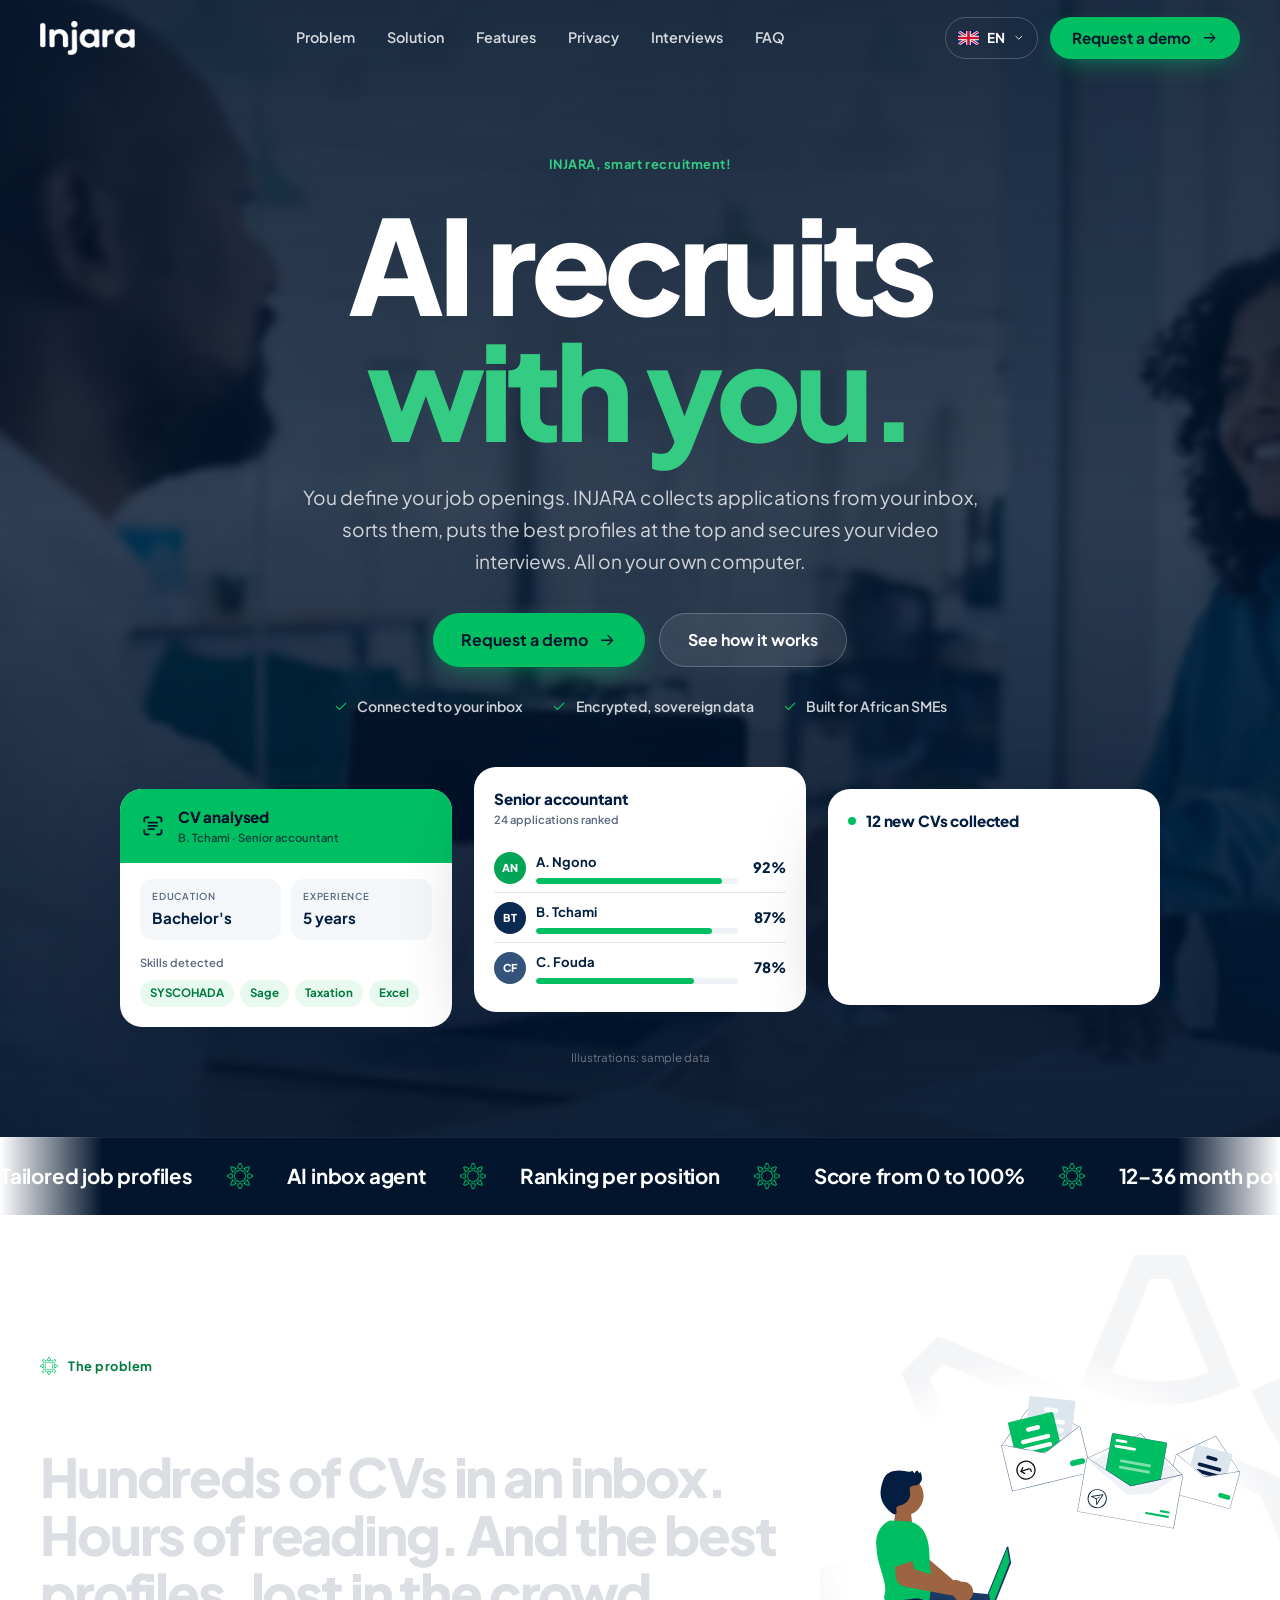
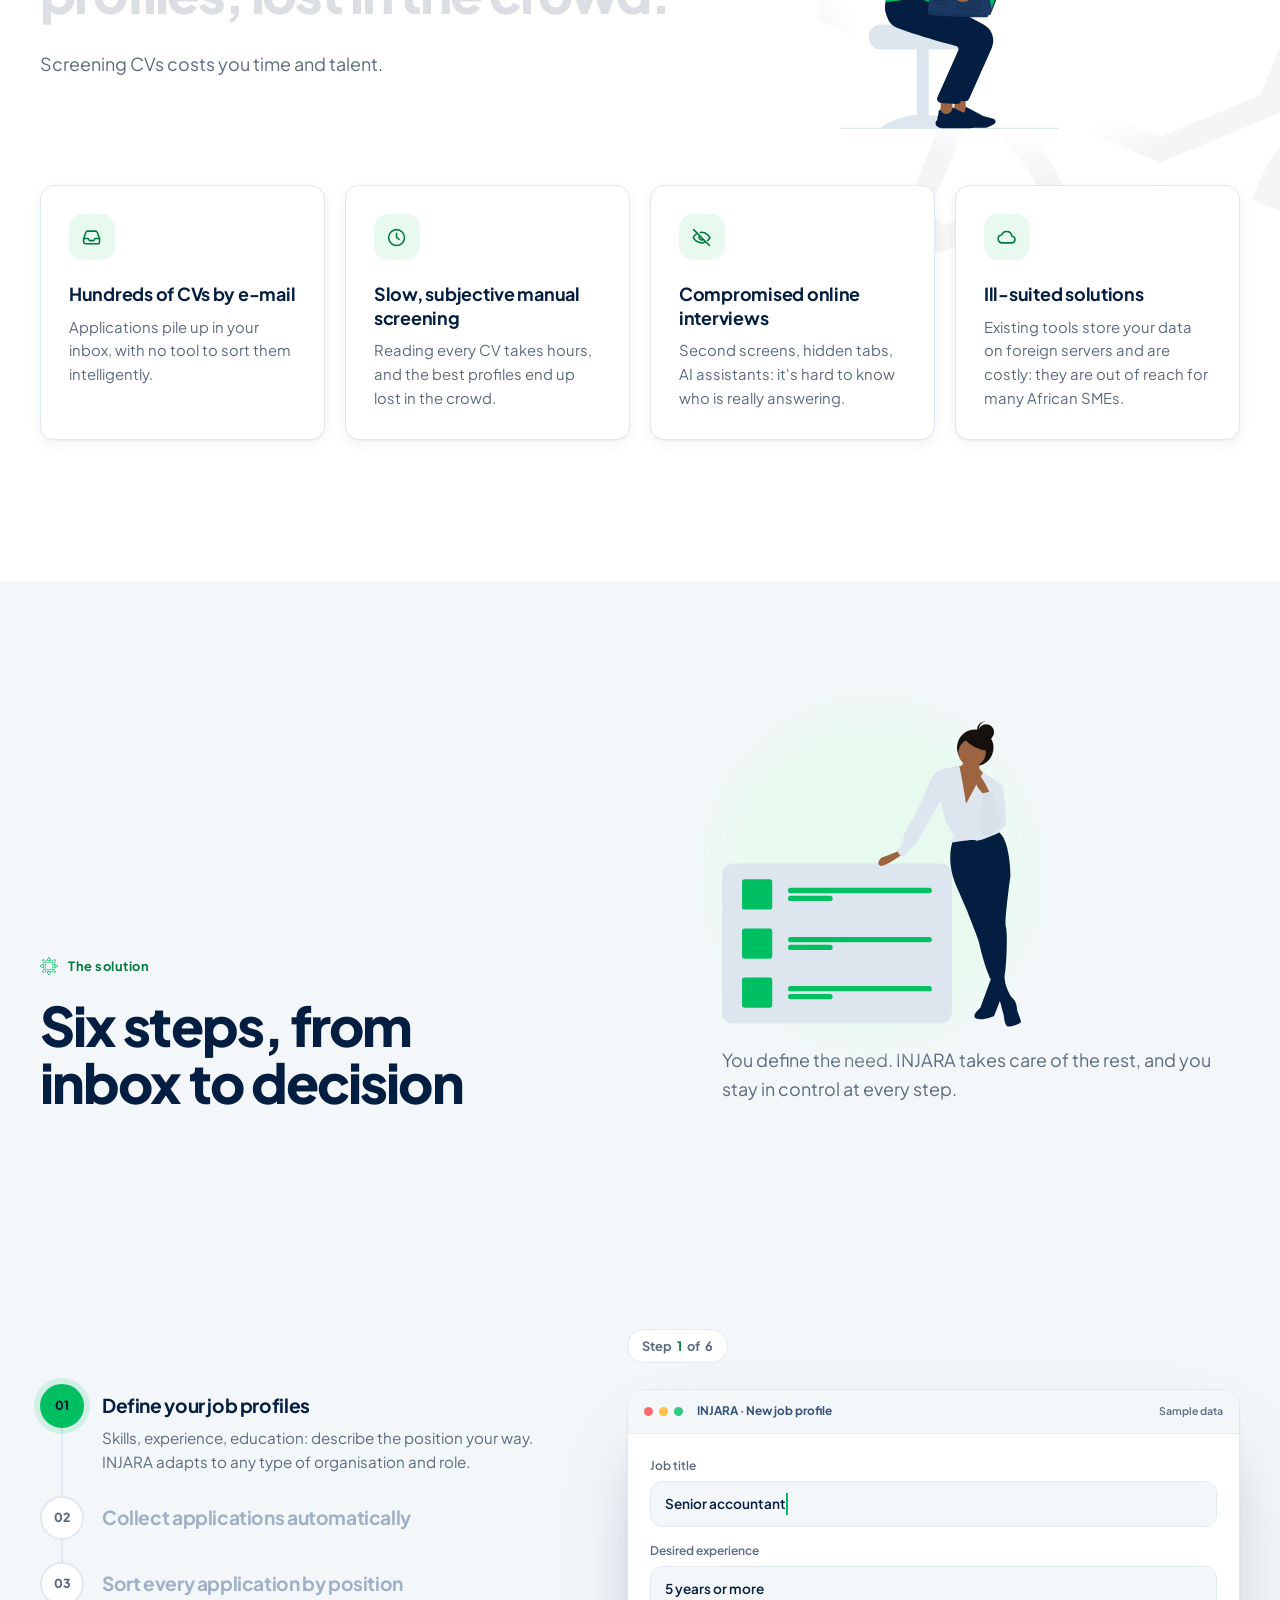
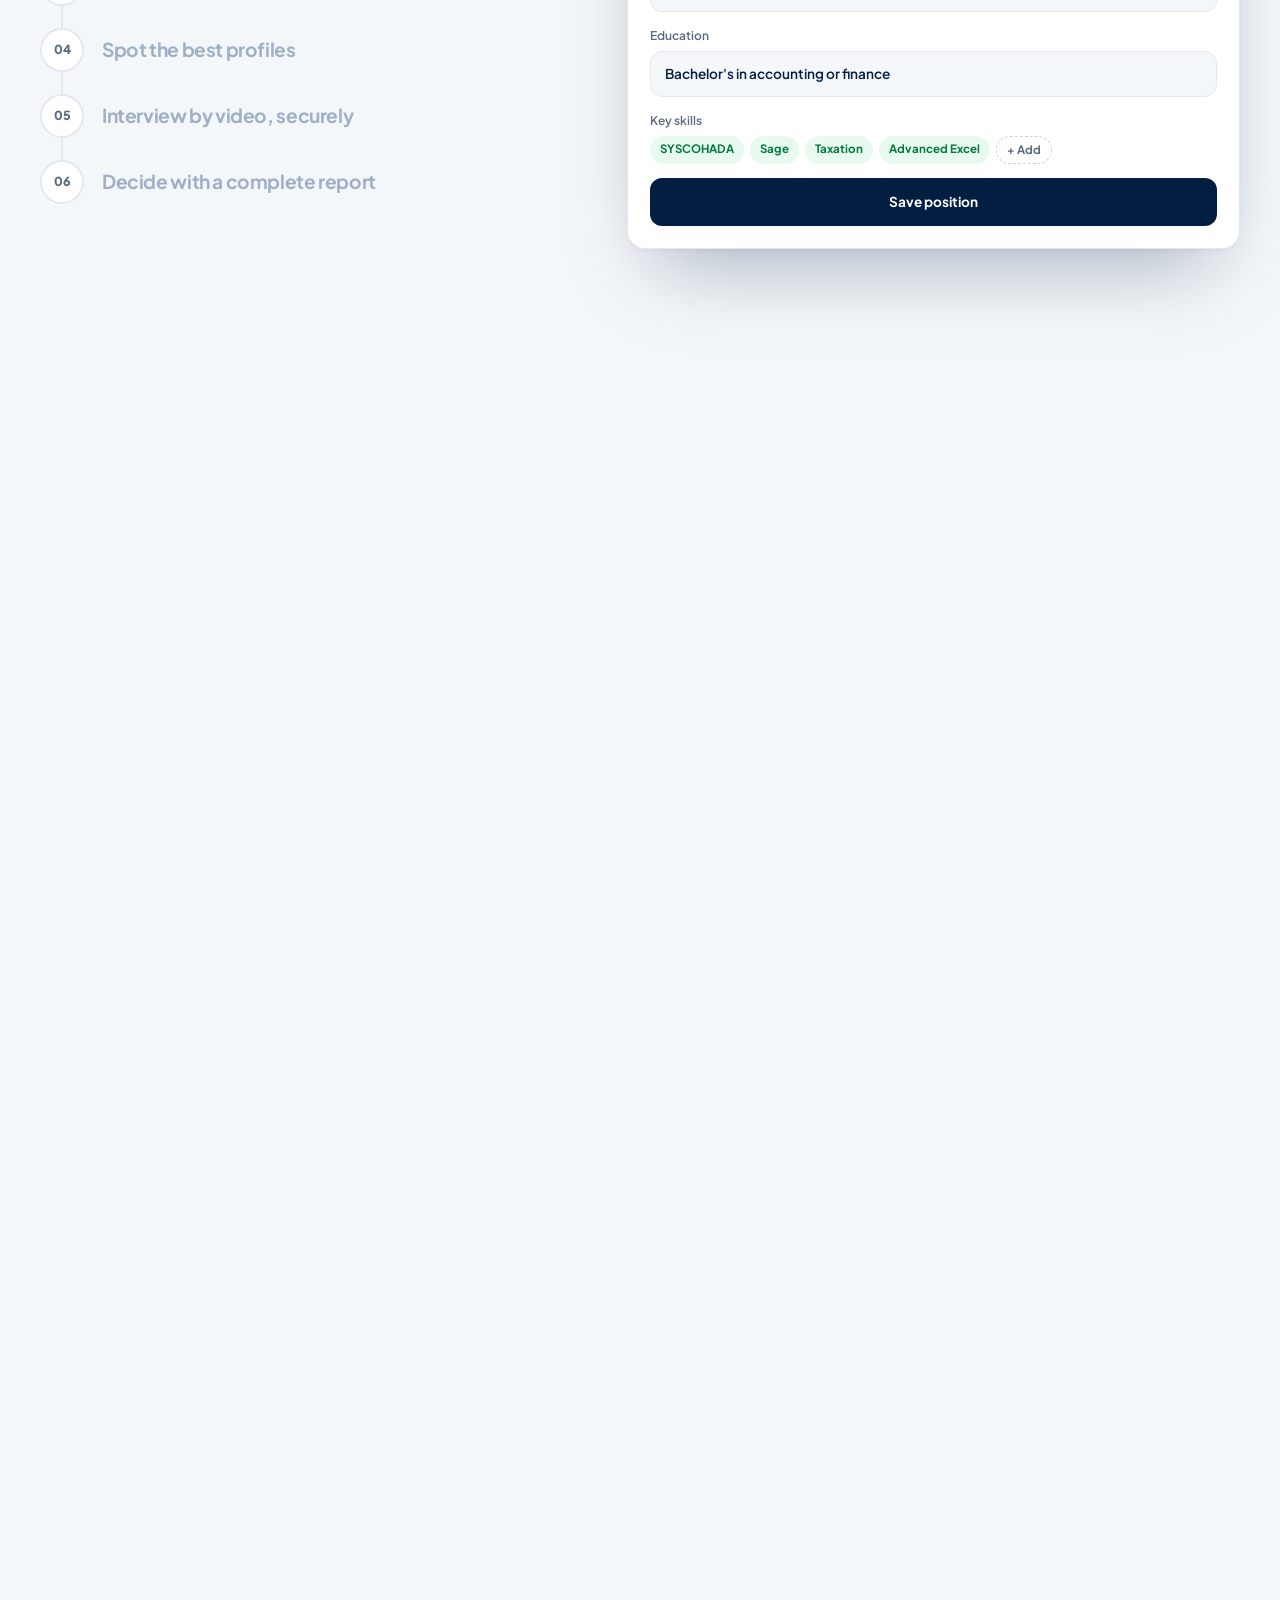
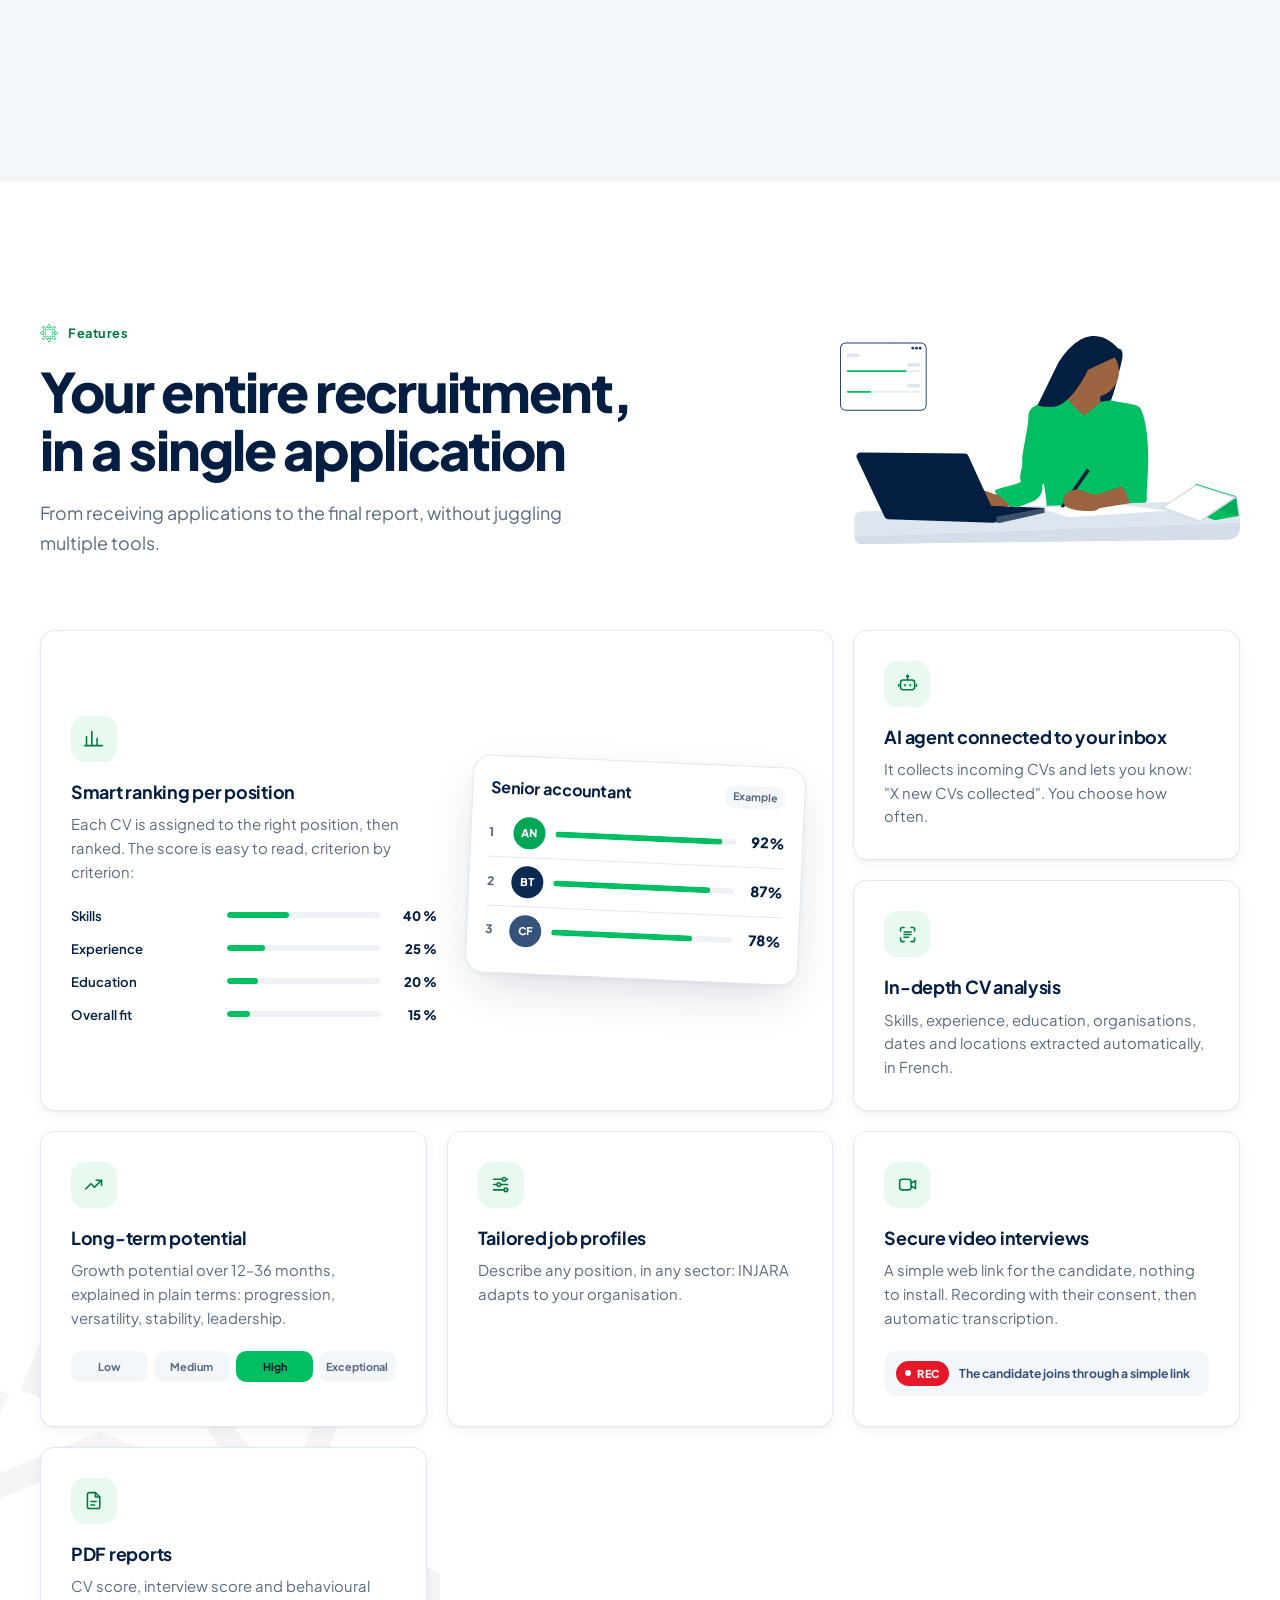
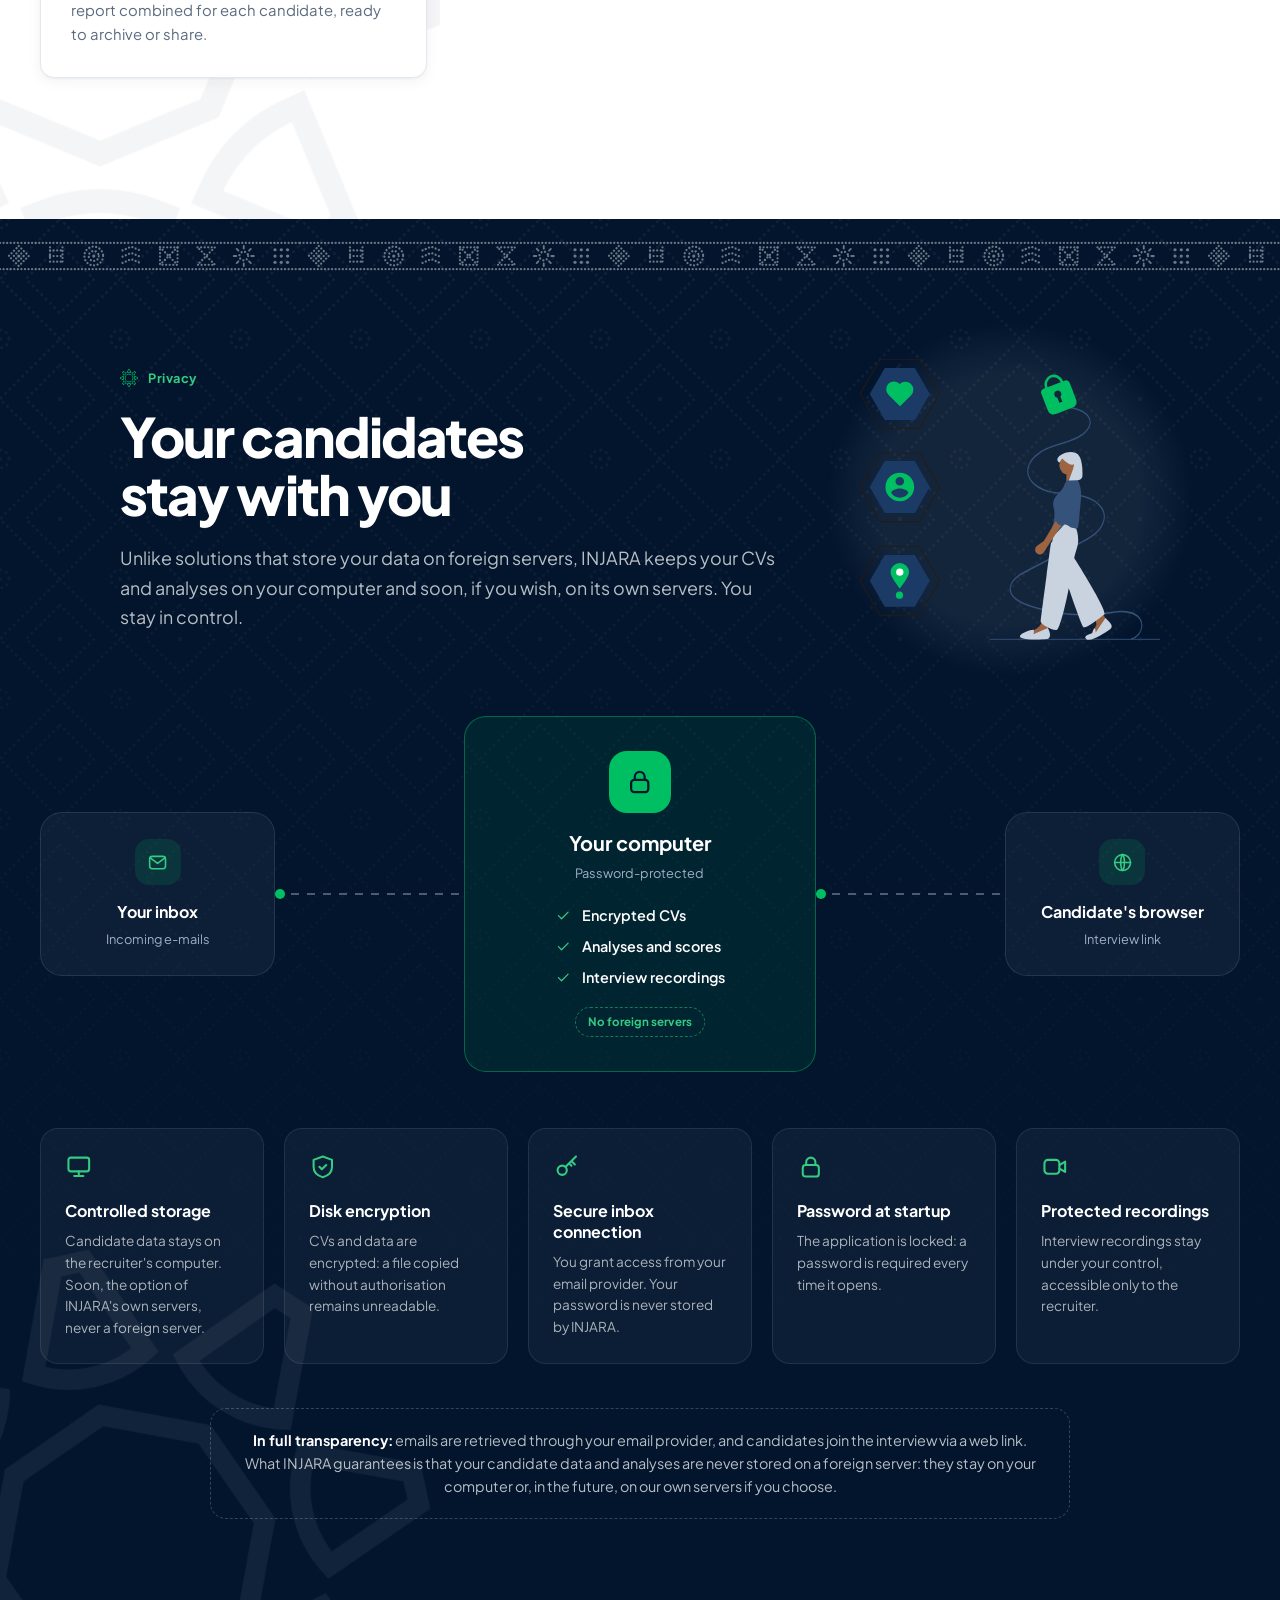
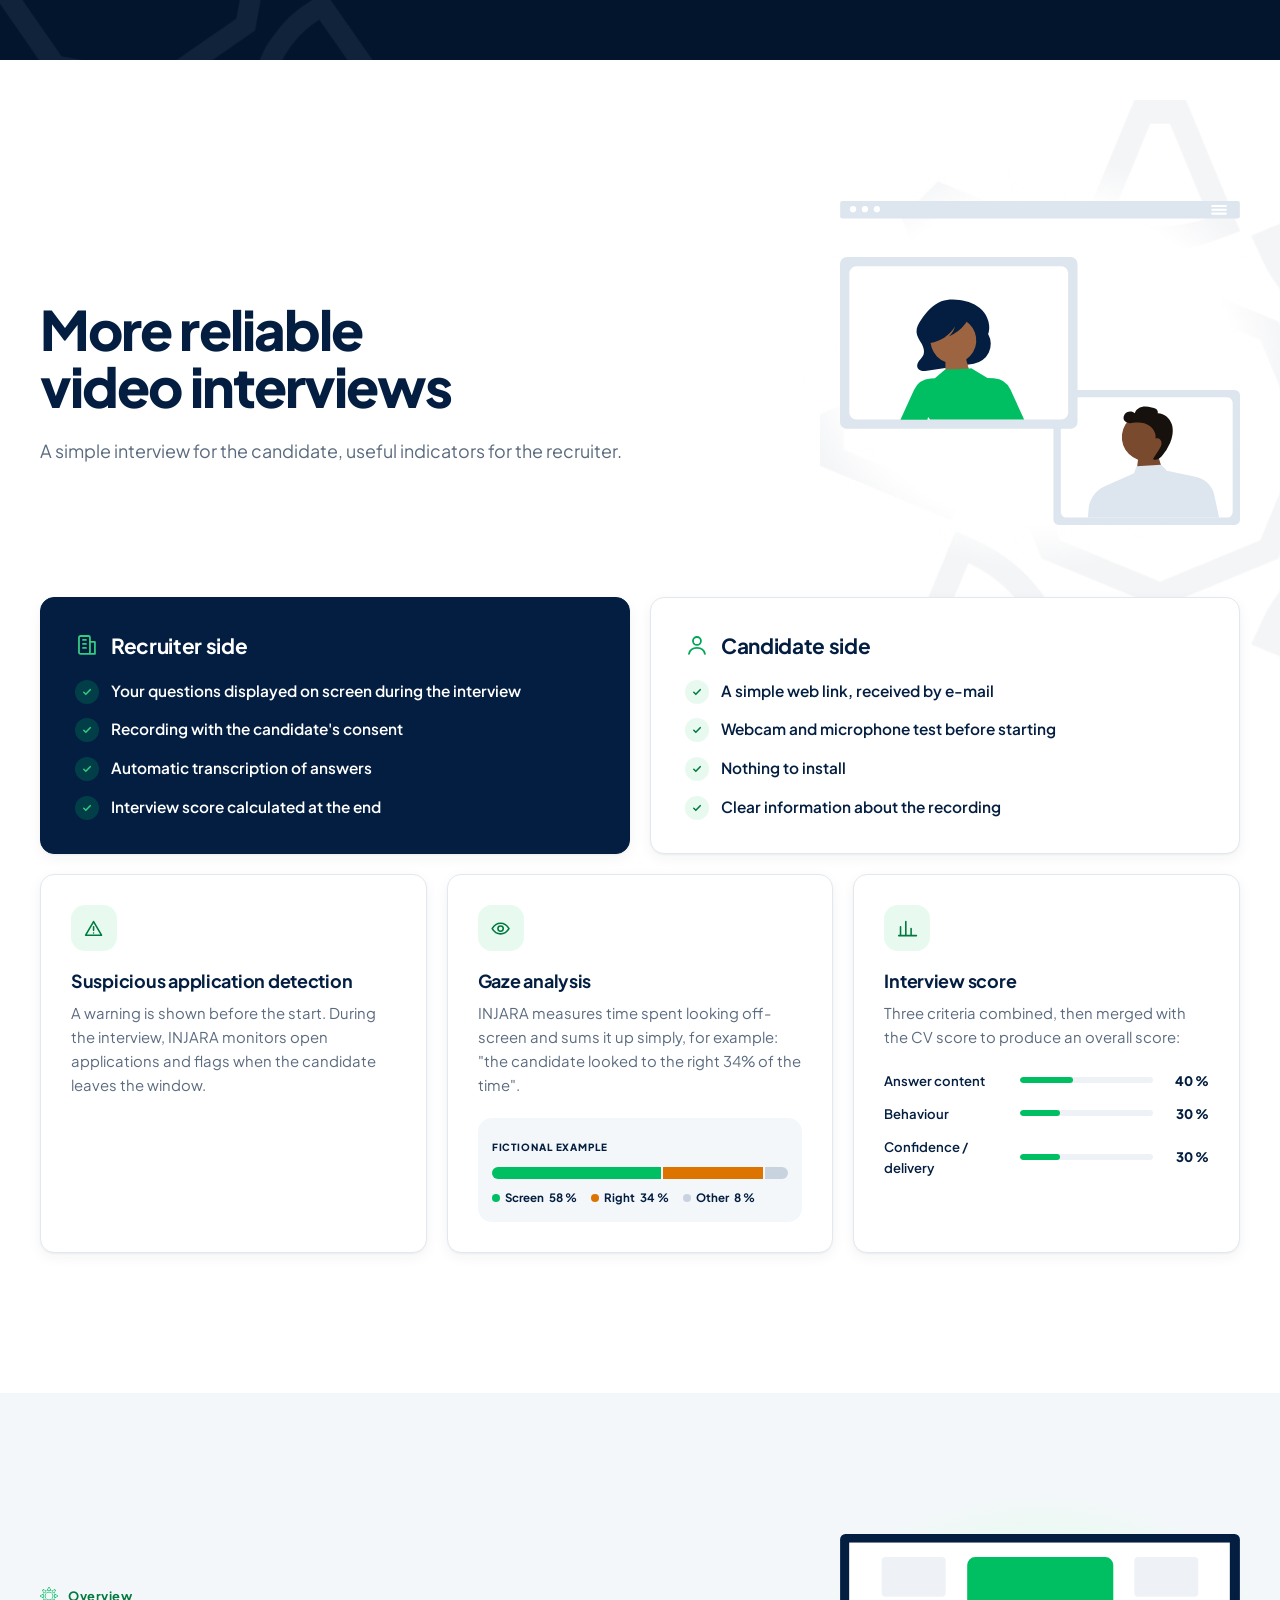
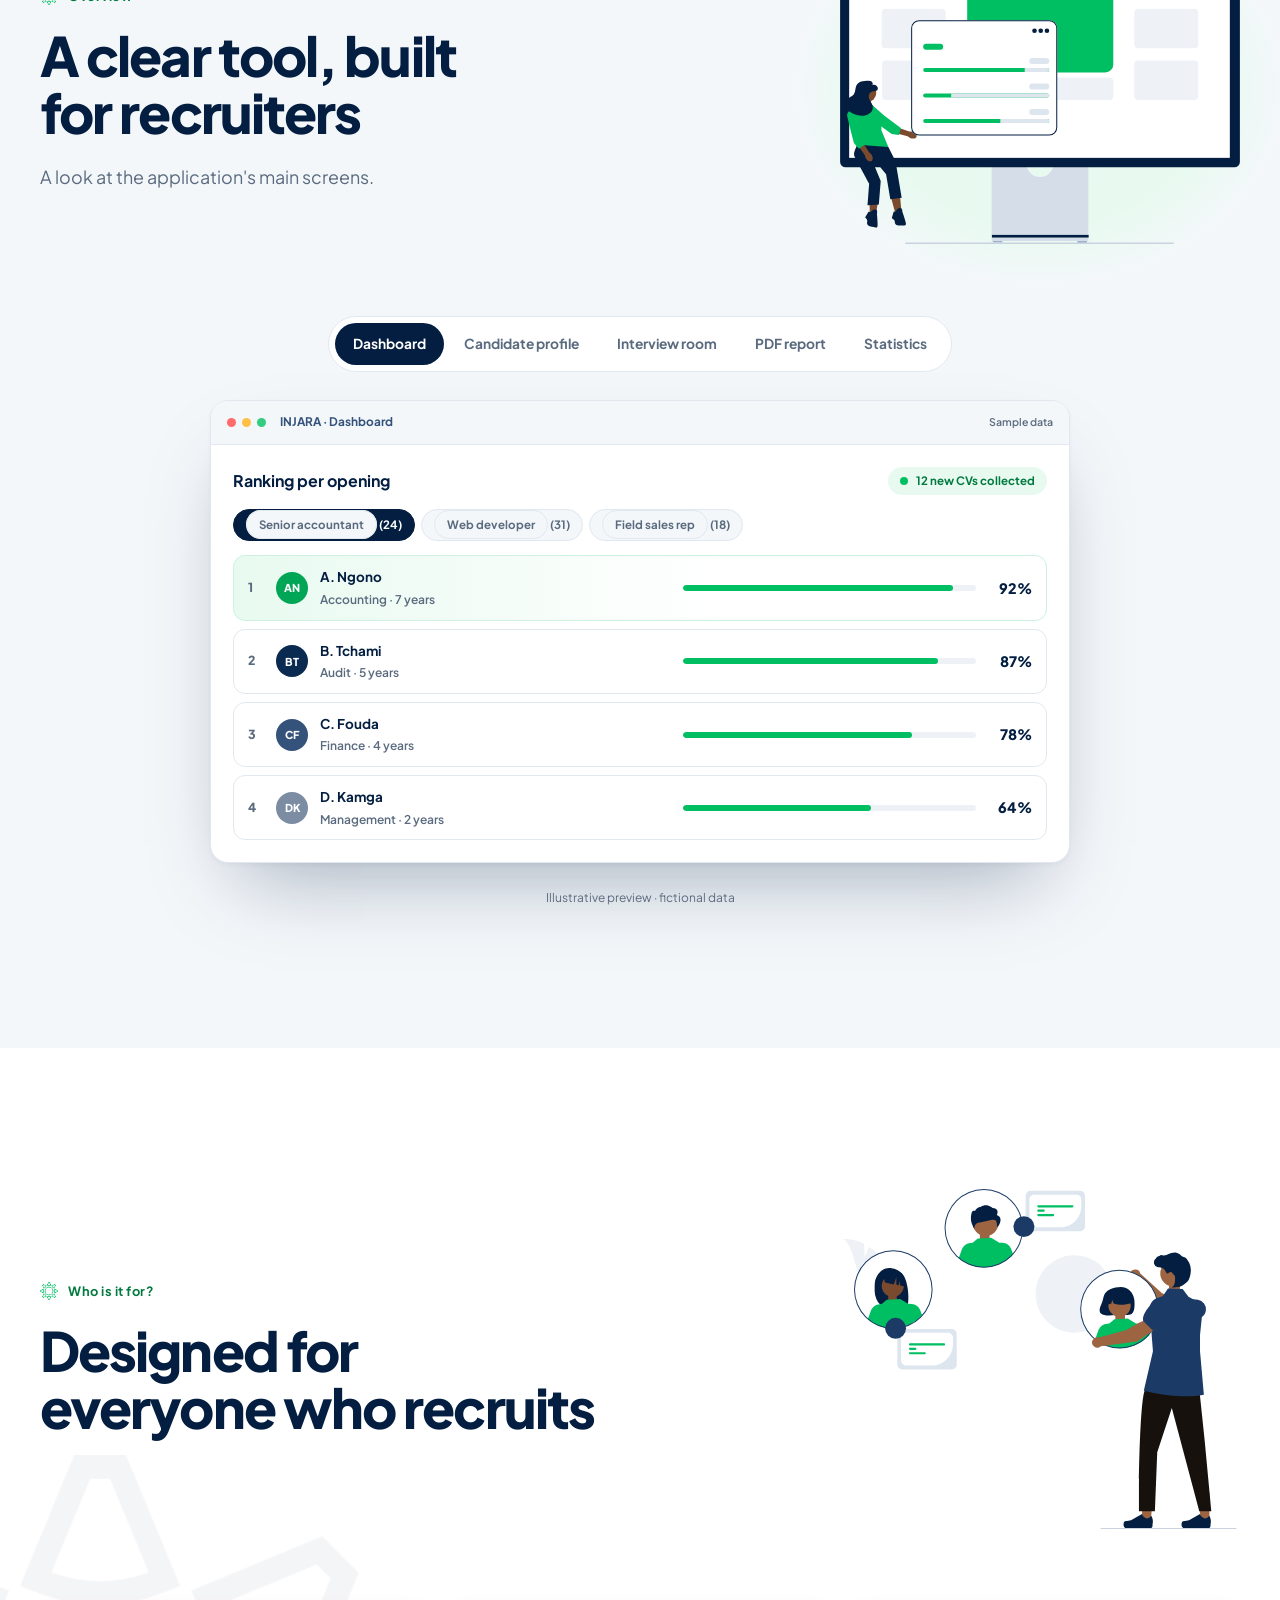
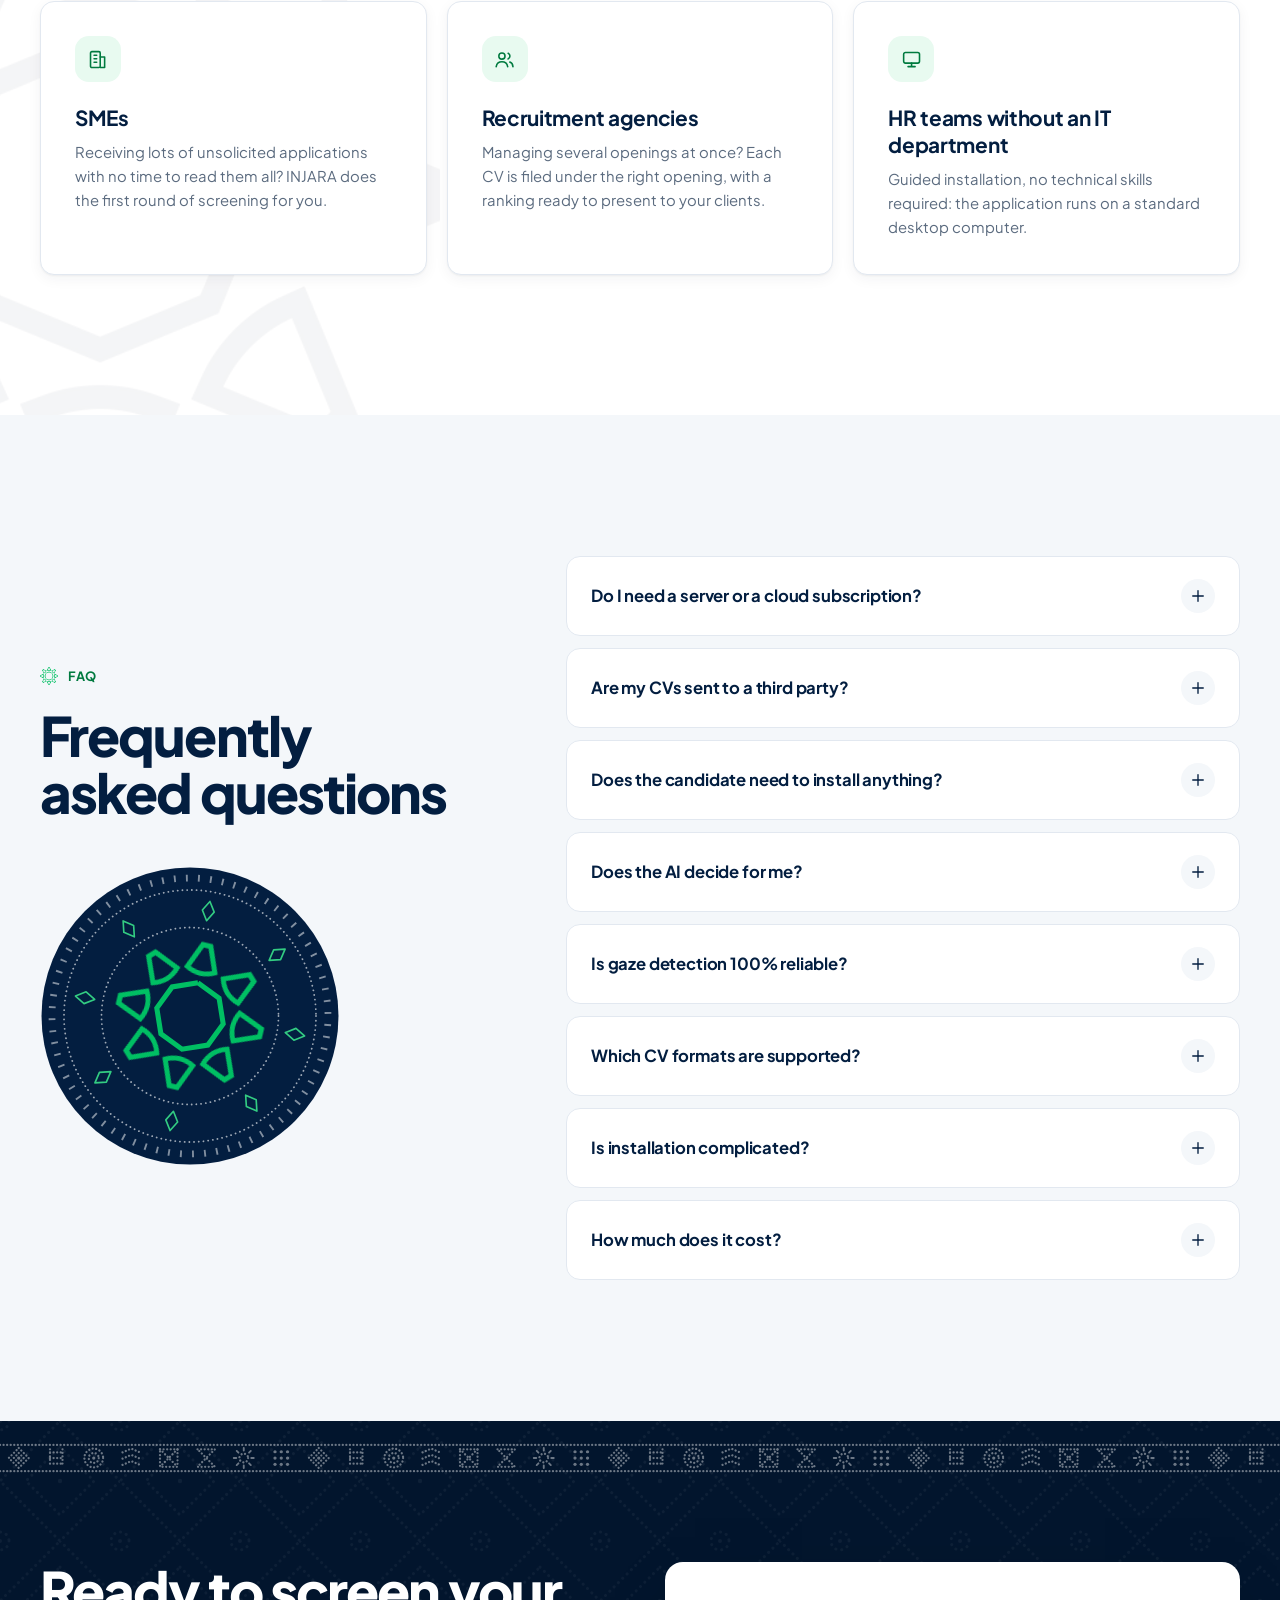
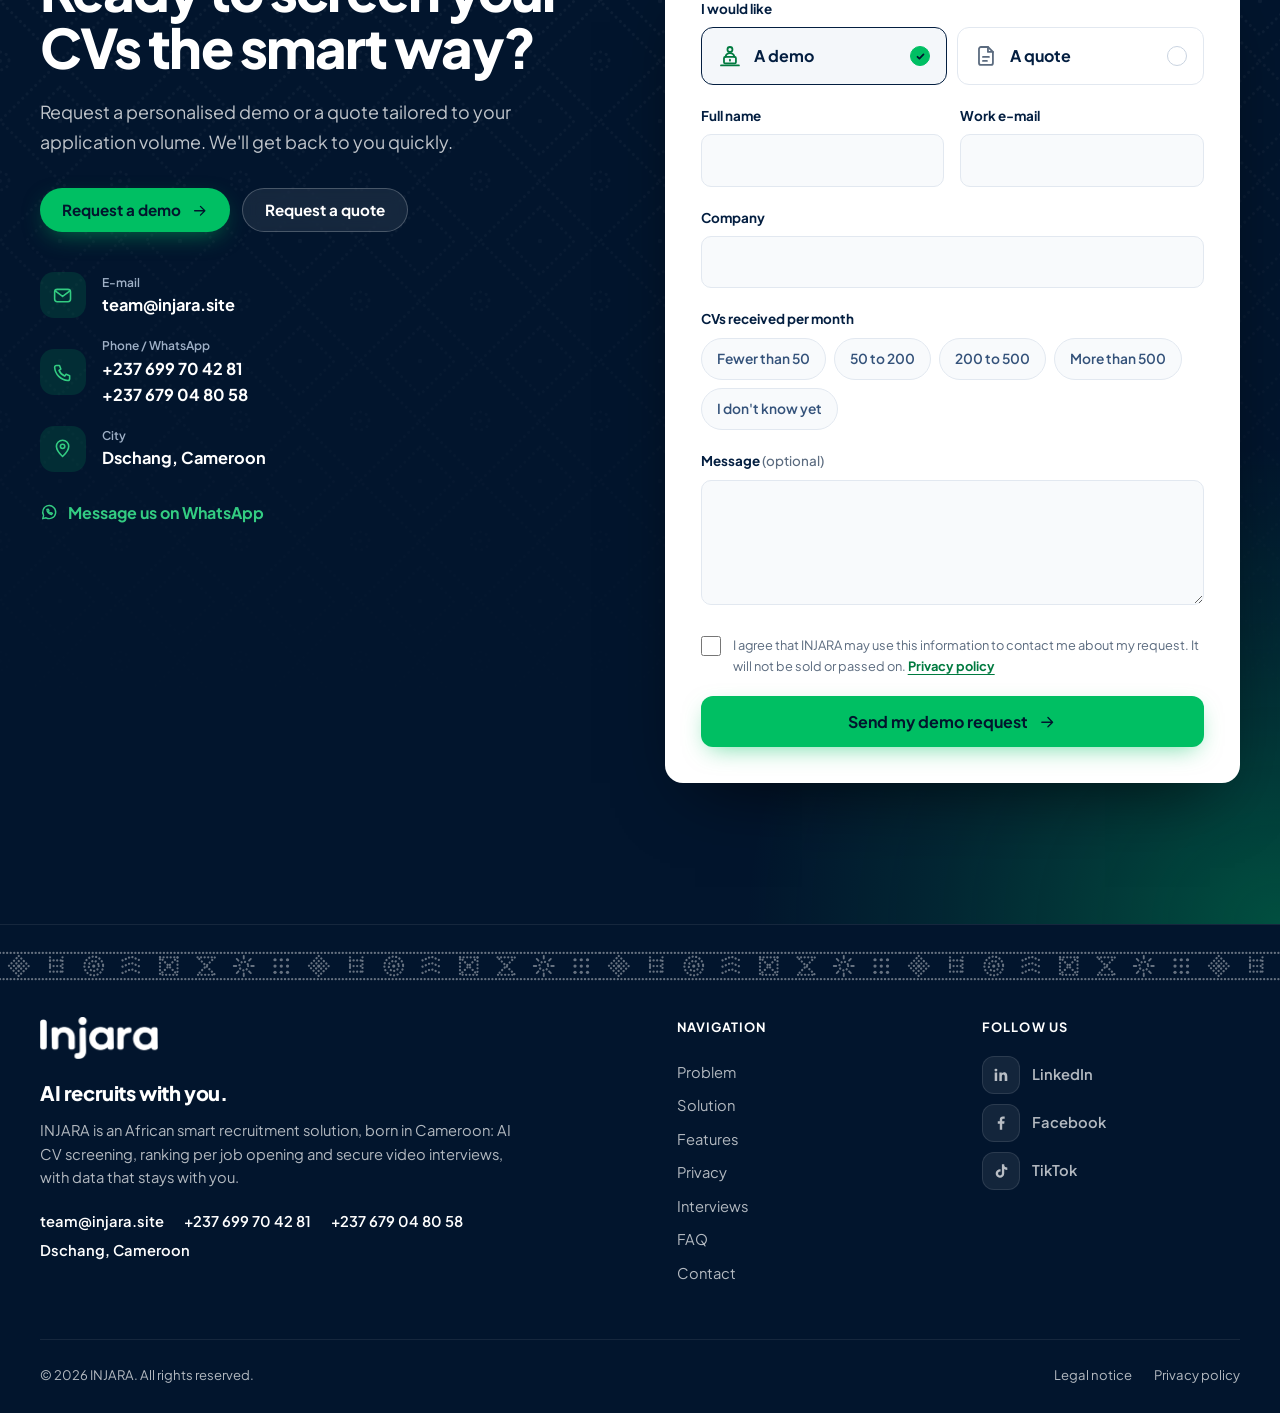
<file: index.html>
<!doctype html>
<html lang="fr">
<head>
<meta charset="utf-8">
<meta name="viewport" content="width=device-width, initial-scale=1">
<title data-t="meta.title">INJARA : logiciel de recrutement et tri de CV par IA pour les PME africaines</title>
<meta name="description" data-t-attr="content=meta.desc" content="INJARA récupère les candidatures dans votre boîte mail, les classe par poste, place les meilleurs profils en tête et sécurise vos entretiens vidéo. Données chiffrées, jamais stockées sur un serveur étranger.">
<meta name="theme-color" content="#031e40">
<link rel="canonical" href="https://injara.site/">
<link rel="alternate" hreflang="fr" href="https://injara.site/">
<link rel="alternate" hreflang="en" href="https://injara.site/?lang=en">
<link rel="alternate" hreflang="de" href="https://injara.site/?lang=de">
<link rel="alternate" hreflang="es" href="https://injara.site/?lang=es">
<link rel="alternate" hreflang="nl" href="https://injara.site/?lang=nl">
<link rel="alternate" hreflang="x-default" href="https://injara.site/">
<meta property="og:type" content="website">
<meta property="og:site_name" content="INJARA">
<meta property="og:title" content="INJARA, le recrutement intelligent">
<meta property="og:description" content="L'IA recrute avec vous. Tri des CV, classement par poste et entretiens vidéo sécurisés, avec des données qui restent chez vous.">
<meta property="og:image" content="https://injara.site/assets/img/og.jpg">
<meta property="og:url" content="https://injara.site/">
<link rel="icon" href="assets/img/favicon.svg?v=5" type="image/svg+xml">
<link rel="alternate icon" href="assets/img/favicon-32.png?v=5" type="image/png" sizes="32x32">
<link rel="apple-touch-icon" href="assets/img/apple-touch-icon.png">
<link rel="preconnect" href="https://fonts.googleapis.com">
<link rel="preconnect" href="https://fonts.gstatic.com" crossorigin>
<link href="https://fonts.googleapis.com/css2?family=Plus+Jakarta+Sans:wght@400;500;600;700;800&display=swap" rel="stylesheet">
<link rel="stylesheet" href="css/styles.css">
<script>
(function(){var S=['fr','en','de','es','nl'],l=null;
try{l=new URLSearchParams(location.search).get('lang')||localStorage.getItem('injara-lang')}catch(e){}
if(S.indexOf(l)<0){l=(navigator.language||'fr').slice(0,2).toLowerCase();if(S.indexOf(l)<0)l='fr'}
window.__LANG=l;var d=document.documentElement;d.lang=l;d.className='js'+(l!=='fr'?' i18n-pending':'');})();
</script>
</head>
<body>

<svg class="sprite" aria-hidden="true">
  <symbol id="sun" viewBox="-500 -500 1000 1000"><polygon points="0,-222 157,-157 222,0 157,157 0,222 -157,157 -222,0 -157,-157"/><path id="sun-p" d="M-26-471H26L92-310A184 184 0 0 1-92-310Z"/><use href="#sun-p" transform="rotate(45)"/><use href="#sun-p" transform="rotate(90)"/><use href="#sun-p" transform="rotate(135)"/><use href="#sun-p" transform="rotate(180)"/><use href="#sun-p" transform="rotate(225)"/><use href="#sun-p" transform="rotate(270)"/><use href="#sun-p" transform="rotate(315)"/></symbol>
  <symbol id="i-arrow" viewBox="0 0 24 24"><path d="M5 12h14M13 6l6 6-6 6"/></symbol>
  <symbol id="i-check" viewBox="0 0 24 24"><path d="M5 12.5l4.5 4.5L19 7.5"/></symbol>
  <symbol id="i-mail" viewBox="0 0 24 24"><rect x="3" y="5" width="18" height="14" rx="3"/><path d="M4 7l8 6 8-6"/></symbol>
  <symbol id="i-inbox" viewBox="0 0 24 24"><path d="M3 13l2.6-7a2 2 0 0 1 1.9-1.3h9a2 2 0 0 1 1.9 1.3L21 13v4a2 2 0 0 1-2 2H5a2 2 0 0 1-2-2z"/><path d="M3 13h5l1.5 2.5h5L16 13h5"/></symbol>
  <symbol id="i-clock" viewBox="0 0 24 24"><circle cx="12" cy="12" r="9"/><path d="M12 7v5l3 2"/></symbol>
  <symbol id="i-eyeoff" viewBox="0 0 24 24"><path d="M3 3l18 18M10.6 6.2A9.7 9.7 0 0 1 12 6c5 0 8.5 4 9.5 6a12 12 0 0 1-2.6 3.3M6.5 7.6A12.6 12.6 0 0 0 2.5 12c1 2 4.500 6 9.500 6 1.500 0 2.800-.3 4-.9M9.900 9.900a3 3 0 0 0 4.200 4.200"/></symbol>
  <symbol id="i-cloud" viewBox="0 0 24 24"><path d="M7 18a4.500 4.500 0 0 1-.6-8.960A6 6 0 0 1 18 10.500 3.750 3.750 0 0 1 17.500 18z"/></symbol>
  <symbol id="i-rank" viewBox="0 0 24 24"><path d="M4 20V10M10 20V4M16 20v-8M22 20H2"/></symbol>
  <symbol id="i-bot" viewBox="0 0 24 24"><rect x="4" y="8" width="16" height="11" rx="3"/><path d="M12 4v4M9 13v1.500M15 13v1.500M2 13v2M22 13v2"/><circle cx="12" cy="3.500" r="1"/></symbol>
  <symbol id="i-scan" viewBox="0 0 24 24"><path d="M4 8V6a2 2 0 0 1 2-2h2M16 4h2a2 2 0 0 1 2 2v2M20 16v2a2 2 0 0 1-2 2h-2M8 20H6a2 2 0 0 1-2-2v-2M8 9h8M8 12h8M8 15h5"/></symbol>
  <symbol id="i-trend" viewBox="0 0 24 24"><path d="M3 17l6-6 4 4 8-8M15 7h6v6"/></symbol>
  <symbol id="i-sliders" viewBox="0 0 24 24"><path d="M4 6h10M18 6h2M4 12h4M12 12h8M4 18h12M20 18h0"/><circle cx="16" cy="6" r="2"/><circle cx="10" cy="12" r="2"/><circle cx="18" cy="18" r="2"/></symbol>
  <symbol id="i-video" viewBox="0 0 24 24"><rect x="3" y="6" width="13" height="12" rx="3"/><path d="M16 10.500l5-3v9l-5-3"/></symbol>
  <symbol id="i-file" viewBox="0 0 24 24"><path d="M14 3H7a2 2 0 0 0-2 2v14a2 2 0 0 0 2 2h10a2 2 0 0 0 2-2V8z"/><path d="M14 3v5h5M9 13h6M9 17h4"/></symbol>
  <symbol id="i-disk" viewBox="0 0 24 24"><rect x="3" y="4" width="18" height="12" rx="2"/><path d="M8 20h8M12 16v4"/></symbol>
  <symbol id="i-lock" viewBox="0 0 24 24"><rect x="5" y="10.500" width="14" height="10" rx="2.500"/><path d="M8 10.500V8a4 4 0 0 1 8 0v2.500"/></symbol>
  <symbol id="i-key" viewBox="0 0 24 24"><circle cx="8" cy="15" r="4"/><path d="M11 12l9-9M16 7l3 3M14 9l2 2"/></symbol>
  <symbol id="i-shield" viewBox="0 0 24 24"><path d="M12 3l8 3v6c0 4.500-3.200 7.800-8 9-4.800-1.200-8-4.500-8-9V6z"/><path d="M9 12l2.200 2.200L15 10.500"/></symbol>
  <symbol id="i-eye" viewBox="0 0 24 24"><path d="M2.500 12S6 6 12 6s9.500 6 9.500 6-3.500 6-9.500 6-9.500-6-9.500-6z"/><circle cx="12" cy="12" r="3"/></symbol>
  <symbol id="i-alert" viewBox="0 0 24 24"><path d="M12 4l9 15.500H3z"/><path d="M12 10v4M12 17v.100"/></symbol>
  <symbol id="i-globe" viewBox="0 0 24 24"><circle cx="12" cy="12" r="9"/><path d="M3 12h18M12 3c2.800 3 2.800 15 0 18M12 3c-2.800 3-2.800 15 0 18"/></symbol>
  <symbol id="i-phone" viewBox="0 0 24 24"><path d="M5 4h3.500l1.500 4-2 1.500a12 12 0 0 0 6.500 6.500l1.500-2 4 1.500V19a2 2 0 0 1-2 2A16 16 0 0 1 3 6a2 2 0 0 1 2-2z"/></symbol>
  <symbol id="i-pin" viewBox="0 0 24 24"><path d="M12 21s7-6.200 7-11.500a7 7 0 0 0-14 0C5 14.800 12 21 12 21z"/><circle cx="12" cy="9.500" r="2.500"/></symbol>
  <symbol id="i-trophy" viewBox="0 0 24 24"><path d="M6 9H4.500a2.500 2.500 0 0 1 0-5H6M18 9h1.500a2.500 2.500 0 0 0 0-5H18M4 22h16M10 14.660V17c0 .550-.470.980-.970 1.210C7.850 18.750 7 20.240 7 22M14 14.660V17c0 .550.470.980.970 1.210C16.150 18.750 17 20.240 17 22M18 2H6v7a6 6 0 0 0 12 0V2z"/></symbol>
  <symbol id="i-demo" viewBox="0 0 24 24"><circle cx="12" cy="5.500" r="2.500"/><path d="M7.500 13c.500-2.600 2.200-3.800 4.500-3.800s4 1.200 4.500 3.800"/><rect x="6" y="13" width="12" height="6.500" rx="1.200"/><path d="M3 21.500h18M12 15.800v.900"/></symbol>
  <symbol id="i-plus" viewBox="0 0 24 24"><path d="M12 5v14M5 12h14"/></symbol>
  <symbol id="i-chev" viewBox="0 0 24 24"><path d="M6 9l6 6 6-6"/></symbol>
  <symbol id="i-user" viewBox="0 0 24 24"><circle cx="12" cy="8" r="4"/><path d="M4 21c1-4.500 4.500-6 8-6s7 1.500 8 6"/></symbol>
  <symbol id="i-building" viewBox="0 0 24 24"><rect x="4" y="3" width="11" height="18" rx="1.500"/><path d="M15 9h5v12h-5M8 7h3M8 11h3M8 15h3"/></symbol>
  <symbol id="i-users" viewBox="0 0 24 24"><circle cx="9" cy="8" r="3.500"/><path d="M2.500 20c.7-3.800 3.300-5.500 6.500-5.500s5.800 1.700 6.500 5.500M16 4.800a3.500 3.500 0 0 1 0 6.400M18 14.800c2 .7 3.200 2.400 3.500 5.200"/></symbol>
  <symbol id="i-linkedin" viewBox="0 0 24 24"><path class="fill" d="M6.900 8.700H3.600V20h3.300zM5.250 3.500a1.950 1.950 0 1 0 0 3.900 1.950 1.950 0 0 0 0-3.900zM20.400 13.500c0-3.300-1.750-5.050-4.200-5.050-1.850 0-2.700 1-3.150 1.750V8.700H9.800V20h3.300v-6.100c0-1.600.6-2.650 1.950-2.650 1.300 0 1.900.95 1.900 2.650V20h3.450z"/></symbol>
  <symbol id="i-facebook" viewBox="0 0 24 24"><path class="fill" d="M13.600 21v-8h2.700l.4-3.200h-3.100V7.800c0-.9.300-1.600 1.600-1.600h1.700V3.300A21 21 0 0 0 14.500 3.200c-2.400 0-4.100 1.500-4.100 4.200v2.400H7.700V13h2.700v8z"/></symbol>
  <symbol id="i-tiktok" viewBox="0 0 24 24"><path class="fill" d="M16.300 3h-3.100v12.300a2.550 2.550 0 1 1-2.550-2.550c.25 0 .5.040.75.100V9.700a5.700 5.700 0 1 0 4.900 5.600V9.200a7 7 0 0 0 4.100 1.300V7.400a4.100 4.100 0 0 1-4.100-4.400z"/></symbol>
  <symbol id="i-whatsapp" viewBox="0 0 24 24"><path d="M3.500 20.500l1.200-4.300a8.500 8.500 0 1 1 3.200 3.100z"/><path d="M9 8.500c0 3 2.500 6 6 6.500l1.200-1.500-2-1-0.900.9c-1-.5-1.900-1.400-2.400-2.400l.9-.9-1-2z"/></symbol>
</svg>

<a class="skip" href="#main" data-t="nav.skip">Aller au contenu</a>
<div class="progress" aria-hidden="true"><span></span></div>

<header class="header" id="header">
  <div class="container header-in">
    <a class="brand" href="#top" aria-label="INJARA">
      <img class="brand-light" src="assets/img/wordmark-white.png" alt="Injara" width="112" height="40">
      <img class="brand-dark" src="assets/img/wordmark-navy.png" alt="" width="112" height="40" aria-hidden="true">
    </a>
    <nav class="nav" id="nav" aria-label="Navigation principale">
      <a href="#probleme" data-t="nav.problem">Problème</a>
      <a href="#solution" data-t="nav.solution">Solution</a>
      <a href="#fonctionnalites" data-t="nav.features">Fonctionnalités</a>
      <a href="#confidentialite" data-t="nav.privacy">Confidentialité</a>
      <a href="#entretiens" data-t="nav.interviews">Entretiens</a>
      <a href="#faq" data-t="nav.faq">FAQ</a>
      <a class="btn btn-primary nav-cta-mobile" href="#contact" data-t="cta.demo">Demander une démo</a>
    </nav>
    <div class="header-actions">
      <div class="lang" id="lang">
        <button class="lang-btn" type="button" aria-haspopup="listbox" aria-expanded="false" aria-label="Langue">
          <svg class="ic"><use href="#i-globe"/></svg><span class="lang-cur">FR</span><svg class="ic ic-sm"><use href="#i-chev"/></svg>
        </button>
        <ul class="lang-menu" role="listbox">
          <li><button type="button" data-lang="fr"><b>FR</b> Français</button></li>
          <li><button type="button" data-lang="en"><b>EN</b> English</button></li>
          <li><button type="button" data-lang="de"><b>DE</b> Deutsch</button></li>
          <li><button type="button" data-lang="es"><b>ES</b> Español</button></li>
          <li><button type="button" data-lang="nl"><b>NL</b> Nederlands</button></li>
        </ul>
      </div>
      <a class="btn btn-primary header-cta" href="#contact"><span data-t="cta.demo">Demander une démo</span><svg class="ic"><use href="#i-arrow"/></svg></a>
      <button class="burger" id="burger" type="button" aria-label="Menu" aria-expanded="false" aria-controls="nav"><span></span><span></span></button>
    </div>
  </div>
</header>

<main id="main">

<!-- ================= HERO ================= -->
<section class="hero" id="top">
  <div class="hero-bg" aria-hidden="true">
    <div class="hero-photo" id="heroPhoto"><img src="assets/img/hero-bg.webp" alt="" width="607" height="517" fetchpriority="high"></div>
    <div class="hero-tint"></div>
    <div class="hero-shade"></div>
  </div>

  <div class="clusters" id="clusters" aria-hidden="true">
    <div class="clusters-in">
      <div class="cluster cl-tl" style="--n:.85s;--f:3s">
        <div class="cl-card">
          <p class="cl-head"><span class="cl-ico"><svg class="ic"><use href="#i-mail"/></svg></span><span data-t="hc.new">12 nouveaux CV récupérés</span></p>
          <ul class="cl-mails">
            <li><svg class="ic"><use href="#i-file"/></svg><span><span data-t="mail.app">Candidature</span> – <span data-t="job.accountant">Comptable senior</span></span></li>
            <li><svg class="ic"><use href="#i-file"/></svg><span><span data-t="mail.app">Candidature</span> – <span data-t="job.dev">Développeur web</span></span></li>
            <li><svg class="ic"><use href="#i-file"/></svg><span data-t="mail.spont">Candidature spontanée</span></li>
          </ul>
        </div>
        <svg class="cord" viewBox="0 0 120 60" style="margin-left:112px"><path class="cl-line" pathLength="1" d="M4 2 C4 34, 116 26, 116 58"/></svg>
        <div class="cl-pill" style="margin-left:176px"><svg class="ic"><use href="#i-mail"/></svg><span data-t="hc.pill1">Candidatures récupérées</span></div>
      </div>

      <div class="cluster cl-bl" style="--n:1.25s;--f:3.4s">
        <div class="cl-pill" style="margin-left:144px"><svg class="ic"><use href="#i-file"/></svg><span data-t="hc.pill2">Chaque CV analysé</span></div>
        <svg class="cord" viewBox="0 0 120 60" style="margin-left:96px"><path class="cl-line" pathLength="1" d="M116 2 C116 34, 4 26, 4 58"/></svg>
        <div class="cl-card cl-wide cl-flush">
          <div class="cl-green"><span class="cl-ok"><svg class="ic"><use href="#i-check"/></svg></span><span><b data-t="hc.cv">CV analysé</b><small>B. Tchami · <span data-t="job.accountant">Comptable senior</span></small></span></div>
          <div class="cl-pad">
            <div class="cl-two"><div><small data-t="hc.edu">FORMATION</small><b data-t="hc.degree">Licence</b></div><div><small data-t="hc.exp">EXPÉRIENCE</small><b data-t="hc.years">5 ans</b></div></div>
            <p class="cl-sub" data-t="hc.skills">Compétences détectées</p>
            <div class="cl-chips"><span><svg class="ic"><use href="#i-check"/></svg>SYSCOHADA</span><span><svg class="ic"><use href="#i-check"/></svg>Sage</span><span><svg class="ic"><use href="#i-check"/></svg><span data-t="skill.tax">Fiscalité</span></span><span><svg class="ic"><use href="#i-check"/></svg>Excel</span></div>
          </div>
        </div>
      </div>

      <div class="cluster cl-tr" style="--n:1.65s;--f:3.8s">
        <div class="cl-pill" style="margin-right:160px"><svg class="ic"><use href="#i-trophy"/></svg><span data-t="hc.pill3">Les meilleurs en tête</span></div>
        <svg class="cord" viewBox="0 0 120 60" style="margin-right:96px"><path class="cl-line" pathLength="1" d="M4 2 C4 34, 116 26, 116 58"/></svg>
        <div class="cl-card">
          <p class="cl-title"><b data-t="job.accountant">Comptable senior</b><small data-t="hc.ranked">24 candidatures classées</small></p>
          <ul class="cl-rank">
            <li><span class="av a">AN</span><span class="cl-rm"><span>A. Ngono</span><i class="cl-bar"><i style="--w:92%"></i></i></span><b>92%</b></li>
            <li><span class="av b">BT</span><span class="cl-rm"><span>B. Tchami</span><i class="cl-bar"><i style="--w:87%"></i></i></span><b>87%</b></li>
            <li><span class="av b">CF</span><span class="cl-rm"><span>C. Fouda</span><i class="cl-bar"><i style="--w:78%"></i></i></span><b>78%</b></li>
          </ul>
        </div>
      </div>

      <div class="cluster cl-br" style="--n:2.05s;--f:4.2s">
        <div class="cl-card">
          <div class="cl-chart-head"><p class="cl-title"><b data-t="hc.recv">Candidatures reçues</b><small data-t="hc.30d">30 derniers jours</small></p><em>+38</em></div>
          <svg class="cl-chart" viewBox="0 0 220 80" fill="none">
            <line x1="0" x2="220" y1="20" y2="20" stroke="#e2e8f0" stroke-dasharray="3 4"/><line x1="0" x2="220" y1="40" y2="40" stroke="#e2e8f0" stroke-dasharray="3 4"/><line x1="0" x2="220" y1="60" y2="60" stroke="#e2e8f0" stroke-dasharray="3 4"/>
            <path class="cl-area" d="M0 70 C40 68, 70 66, 100 58 S150 40, 170 26 S205 8, 220 6 L220 80 L0 80 Z" fill="#00bf63" fill-opacity=".08"/>
            <path class="cl-line cl-curve" pathLength="1" d="M0 70 C40 68, 70 66, 100 58 S150 40, 170 26 S205 8, 220 6"/>
            <circle class="cl-dot" cx="215" cy="7" r="4" fill="#fff" stroke="#00bf63" stroke-width="2.5"/>
          </svg>
          <div class="cl-weeks"><span><span data-t="hc.w">S</span>1</span><span><span data-t="hc.w">S</span>2</span><span><span data-t="hc.w">S</span>3</span><span><span data-t="hc.w">S</span>4</span></div>
        </div>
        <svg class="cord" viewBox="0 0 120 60" style="margin-right:112px"><path class="cl-line" pathLength="1" d="M116 2 C116 34, 4 26, 4 58"/></svg>
        <div class="cl-pill" style="margin-right:176px"><svg class="ic"><use href="#i-rank"/></svg><span data-t="hc.pill4">Suivez vos recrutements</span></div>
      </div>
    </div>
  </div>

  <div class="container hero-in" id="heroIn">
    <p class="eyebrow eyebrow-light hero-anim" style="--d:0"><span data-t="hero.eyebrow">INJARA, le recrutement intelligent&nbsp;!</span></p>
    <h1 class="hero-title" id="heroTitle">
      <span class="line" data-t="hero.title1">L'IA recrute</span>
      <span class="line grad" data-t="hero.title2">avec vous.</span>
    </h1>
    <p class="hero-lead hero-anim" style="--d:3" data-t="hero.lead">Vous définissez vos postes. INJARA récupère les candidatures dans votre boîte mail, les classe, place les meilleurs profils en tête et sécurise vos entretiens vidéo. Le tout sur votre ordinateur.</p>
    <div class="hero-cta hero-anim" style="--d:4">
      <a class="btn btn-primary btn-lg" data-magnetic href="#contact"><span data-t="cta.demo">Demander une démo</span><svg class="ic"><use href="#i-arrow"/></svg></a>
      <a class="btn btn-ghost btn-lg" data-magnetic href="#solution" data-t="hero.how">Voir comment ça marche</a>
    </div>
    <ul class="hero-trust hero-anim" style="--d:5">
      <li><svg class="ic"><use href="#i-check"/></svg><span data-t="hero.t1">Connecté à votre boîte mail</span></li>
      <li><svg class="ic"><use href="#i-check"/></svg><span data-t="hero.t2">Données chiffrées et souveraines</span></li>
      <li><svg class="ic"><use href="#i-check"/></svg><span data-t="hero.t3">Pensé pour les PME africaines</span></li>
    </ul>

    <div class="hero-cards" id="heroCards">
      <article class="hcard hc-1 hero-anim" style="--d:6" data-depth="14">
        <div class="hcard-head green"><svg class="ic"><use href="#i-scan"/></svg><div><b data-t="hc.cv">CV analysé</b><small>B. Tchami · <span data-t="job.accountant">Comptable senior</span></small></div></div>
        <div class="hcard-grid">
          <div><small data-t="hc.edu">FORMATION</small><b data-t="hc.degree">Licence</b></div>
          <div><small data-t="hc.exp">EXPÉRIENCE</small><b data-t="hc.years">5 ans</b></div>
        </div>
        <small class="muted" data-t="hc.skills">Compétences détectées</small>
        <div class="chips"><span class="chip">SYSCOHADA</span><span class="chip">Sage</span><span class="chip" data-t="skill.tax">Fiscalité</span><span class="chip">Excel</span></div>
        <span class="scanline"></span>
      </article>
      <article class="hcard hc-2 hero-anim" style="--d:7" data-depth="26">
        <div class="hcard-title"><b data-t="job.accountant">Comptable senior</b><small data-t="hc.ranked">24 candidatures classées</small></div>
        <ul class="rank">
          <li><span class="av a">AN</span><div class="rank-main"><span>A. Ngono</span><i class="bar"><i style="--w:92%"></i></i></div><b>92%</b></li>
          <li><span class="av b">BT</span><div class="rank-main"><span>B. Tchami</span><i class="bar"><i style="--w:87%"></i></i></div><b>87%</b></li>
          <li><span class="av c">CF</span><div class="rank-main"><span>C. Fouda</span><i class="bar"><i style="--w:78%"></i></i></div><b>78%</b></li>
        </ul>
      </article>
      <article class="hcard hc-3 hero-anim" style="--d:8" data-depth="18">
        <div class="hcard-title row"><span class="pulse-dot"></span><b data-t="hc.new">12 nouveaux CV récupérés</b></div>
        <ul class="mails">
          <li style="--i:0"><svg class="ic"><use href="#i-mail"/></svg><span><span data-t="mail.app">Candidature</span> – <span data-t="job.accountant">Comptable senior</span></span></li>
          <li style="--i:1"><svg class="ic"><use href="#i-mail"/></svg><span><span data-t="mail.app">Candidature</span> – <span data-t="job.dev">Développeur web</span></span></li>
          <li style="--i:2"><svg class="ic"><use href="#i-mail"/></svg><span data-t="mail.spont">Candidature spontanée</span></li>
        </ul>
      </article>
    </div>
    <p class="hero-note" data-t="hero.note">Illustrations : données d'exemple</p>
  </div>
</section>

<!-- ================= MARQUEE ================= -->
<div class="marquee" aria-hidden="true">
  <div class="marquee-track">
    <div class="marquee-set">
      <span data-t="mq.1">Profils de poste sur mesure</span><img src="assets/img/symbol-green.png" alt="">
      <span data-t="mq.2">Agent IA boîte mail</span><img src="assets/img/symbol-green.png" alt="">
      <span data-t="mq.3">Classement par poste</span><img src="assets/img/symbol-green.png" alt="">
      <span data-t="mq.4">Score de 0 à 100 %</span><img src="assets/img/symbol-green.png" alt="">
      <span data-t="mq.5">Potentiel à 12–36 mois</span><img src="assets/img/symbol-green.png" alt="">
      <span data-t="mq.6">Entretiens vidéo sécurisés</span><img src="assets/img/symbol-green.png" alt="">
      <span data-t="mq.7">Détection anti-triche</span><img src="assets/img/symbol-green.png" alt="">
      <span data-t="mq.8">Rapports PDF</span><img src="assets/img/symbol-green.png" alt="">
      <span data-t="mq.9">Serveurs souverains</span><img src="assets/img/symbol-green.png" alt="">
      <span data-t="mq.10">Données chiffrées</span><img src="assets/img/symbol-green.png" alt="">
    </div>
  </div>
</div>

<!-- ================= PROBLÈME ================= -->
<section class="section wm wm-right" id="probleme">
  <div class="container">
    <p class="eyebrow" data-reveal><span class="rule"></span><span data-t="pb.eyebrow">Le problème</span></p>
    <div class="head-ill head-ill-pb">
      <div>
      <h2 class="statement" data-split data-t="pb.statement">Des centaines de CV dans une boîte mail. Des heures de lecture. Et les meilleurs profils, perdus dans la masse.</h2>
      <p class="lead" data-reveal data-t="pb.lead">Le tri des CV vous coûte du temps et des talents.</p>
      </div>
      <figure class="ill ill-img" data-reveal><img src="assets/ill/boite-mail.svg" alt="" width="960" height="800" loading="lazy" decoding="async"></figure>
    </div>
    <div class="grid g4 pb-grid">
      <article class="card pcard" data-reveal style="--d:0"><span class="icon-box"><svg class="ic"><use href="#i-inbox"/></svg></span><h3 data-t="pb.c1.t">Des centaines de CV par e-mail</h3><p data-t="pb.c1.d">Les candidatures s'accumulent dans la boîte mail, sans aucun outil pour les trier intelligemment.</p></article>
      <article class="card pcard" data-reveal style="--d:1"><span class="icon-box"><svg class="ic"><use href="#i-clock"/></svg></span><h3 data-t="pb.c2.t">Un tri manuel long et subjectif</h3><p data-t="pb.c2.d">Lire chaque CV prend des heures, et les meilleurs profils finissent par se perdre dans la masse.</p></article>
      <article class="card pcard" data-reveal style="--d:2"><span class="icon-box"><svg class="ic"><use href="#i-eyeoff"/></svg></span><h3 data-t="pb.c3.t">Des entretiens en ligne faussés</h3><p data-t="pb.c3.d">Second écran, onglets cachés, assistants IA : difficile de savoir qui répond vraiment.</p></article>
      <article class="card pcard" data-reveal style="--d:3"><span class="icon-box"><svg class="ic"><use href="#i-cloud"/></svg></span><h3 data-t="pb.c4.t">Des solutions inadaptées</h3><p data-t="pb.c4.d">Les outils existants stockent vos données sur des serveurs étrangers et sont coûteux : ils ne sont pas à la portée de toutes les PME africaines.</p></article>
    </div>
  </div>
</section>

<!-- ================= SOLUTION ================= -->
<section class="section section-mist solution" id="solution">
  <div class="container">
    <div class="sec-head split">
      <div>
        <p class="eyebrow" data-reveal><span class="rule"></span><span data-t="sol.eyebrow">La solution</span></p>
        <h2 class="h2" data-reveal data-t="sol.title">Six étapes, de la boîte mail à la décision</h2>
      </div>
      <div class="sol-side"><figure class="ill ill-img" data-reveal><img src="assets/ill/tri-candidatures.svg" alt="" width="786" height="800" loading="lazy" decoding="async"></figure>
      <p class="lead" data-reveal data-t="sol.lead">Vous définissez le besoin. INJARA s'occupe du reste, et vous gardez la main à chaque étape.</p></div>
    </div>
  </div>
  <div class="steps-wrap" id="stepsWrap">
    <div class="steps-sticky">
      <div class="container steps-in">
        <ol class="steps" id="steps">
          <li class="step is-active"><button type="button"><span class="num">01</span><span class="step-body"><b data-t="st1.t">Définissez vos profils de poste</b><span class="step-desc" data-t="st1.d">Compétences, expérience, formation : décrivez le poste selon vos besoins. INJARA s'adapte à tout type de structure et de métier.</span></span></button></li>
          <li class="step"><button type="button"><span class="num">02</span><span class="step-body"><b data-t="st2.t">Récupérez les candidatures automatiquement</b><span class="step-desc" data-t="st2.d">L'agent IA surveille votre boîte mail (autorisation sécurisée) et importe les CV reçus en PDF ou DOCX, directement sur votre ordinateur.</span></span></button></li>
          <li class="step"><button type="button"><span class="num">03</span><span class="step-body"><b data-t="st3.t">Classez chaque candidature par poste</b><span class="step-desc" data-t="st3.d">Chaque CV est lu par l'IA et rangé dans le poste auquel le candidat a postulé. Vous pouvez corriger à la main.</span></span></button></li>
          <li class="step"><button type="button"><span class="num">04</span><span class="step-body"><b data-t="st4.t">Identifiez les meilleurs profils</b><span class="step-desc" data-t="st4.d">Pour chaque poste, les candidats sont classés du plus au moins adapté, avec un score de 0 à 100 % et un indicateur de potentiel.</span></span></button></li>
          <li class="step"><button type="button"><span class="num">05</span><span class="step-body"><b data-t="st5.t">Interviewez en vidéo, en toute sécurité</b><span class="step-desc" data-t="st5.d">Le candidat rejoint par un simple lien web. INJARA enregistre (avec son accord), transcrit et signale les comportements suspects.</span></span></button></li>
          <li class="step"><button type="button"><span class="num">06</span><span class="step-body"><b data-t="st6.t">Décidez avec un rapport complet</b><span class="step-desc" data-t="st6.d">Score CV, score d'entretien et rapport comportemental réunis dans un PDF par candidat. La décision finale vous appartient.</span></span></button></li>
        </ol>

        <div class="stage-col">
          <p class="stage-count"><span data-t="sol.step">Étape</span> <b id="stepNow">1</b> <span data-t="sol.of">sur</span> 6</p>
          <div class="stage" id="stage">

            <!-- 1 profil de poste -->
            <div class="mock is-active" id="mock-job">
              <div class="win">
                <div class="win-bar"><i></i><i></i><i></i><span>INJARA · <span data-t="m1.title">Nouveau profil de poste</span></span><em data-t="m.sample">Données d'exemple</em></div>
                <div class="win-body form-mock">
                  <label style="--i:0"><small data-t="m1.f1">Intitulé du poste</small><span class="field"><span class="typed" data-t="job.accountant">Comptable senior</span></span></label>
                  <label style="--i:1"><small data-t="m1.f2">Expérience souhaitée</small><span class="field" data-t="m1.v2">5 ans et plus</span></label>
                  <label style="--i:2"><small data-t="m1.f3">Formation</small><span class="field" data-t="m1.v3">Bac+3 en comptabilité ou finance</span></label>
                  <label style="--i:3"><small data-t="m1.f4">Compétences clés</small><span class="chips"><span class="chip">SYSCOHADA</span><span class="chip">Sage</span><span class="chip" data-t="skill.tax">Fiscalité</span><span class="chip" data-t="skill.excel">Excel avancé</span><span class="chip ghost" data-t="m1.add">+ Ajouter</span></span></label>
                  <span class="fake-btn" style="--i:4" data-t="m1.save">Enregistrer le poste</span>
                </div>
              </div>
            </div>

            <!-- 2 agent -->
            <div class="mock" id="mock-agent">
              <div class="win">
                <div class="win-bar"><i></i><i></i><i></i><span>INJARA · <span data-t="m2.title">Agent IA de récupération</span></span><em data-t="m.sample">Données d'exemple</em></div>
                <div class="win-body">
                  <p class="sync"><span class="spinner"></span><span data-t="m2.sync">Synchronisation de la boîte mail…</span></p>
                  <ul class="mail-list">
                    <li style="--i:0"><svg class="ic"><use href="#i-mail"/></svg><div><b><span data-t="mail.app">Candidature</span> – <span data-t="job.accountant">Comptable senior</span></b><small>a.ngono@…</small></div><span class="tick"><svg class="ic"><use href="#i-check"/></svg></span></li>
                    <li style="--i:1"><svg class="ic"><use href="#i-mail"/></svg><div><b><span data-t="mail.app">Candidature</span> – <span data-t="job.accountant">Comptable senior</span></b><small>b.tchami@…</small></div><span class="tick"><svg class="ic"><use href="#i-check"/></svg></span></li>
                    <li style="--i:2"><svg class="ic"><use href="#i-mail"/></svg><div><b><span data-t="mail.app">Candidature</span> – <span data-t="job.dev">Développeur web</span></b><small>e.mbarga@…</small></div><span class="tick"><svg class="ic"><use href="#i-check"/></svg></span></li>
                    <li style="--i:3"><svg class="ic"><use href="#i-mail"/></svg><div><b data-t="mail.spont">Candidature spontanée</b><small>f.ewane@…</small></div><span class="tick"><svg class="ic"><use href="#i-check"/></svg></span></li>
                  </ul>
                  <p class="done-note" style="--i:5"><svg class="ic"><use href="#i-lock"/></svg><span data-t="m2.done">4 CV importés sur votre ordinateur · chiffrés</span></p>
                </div>
              </div>
            </div>

            <!-- 3 classement par poste -->
            <div class="mock" id="mock-sort">
              <div class="win">
                <div class="win-bar"><i></i><i></i><i></i><span>INJARA · <span data-t="m3.title">Classement par poste</span></span><em data-t="m.sample">Données d'exemple</em></div>
                <div class="win-body cols3">
                  <div class="col" style="--i:0"><b data-t="job.accountant">Comptable senior</b><small data-t="m3.n4">4 candidatures</small><div class="avs"><span class="av a" style="--j:0">AN</span><span class="av b" style="--j:1">BT</span><span class="av c" style="--j:2">CF</span><span class="av d" style="--j:3">DK</span></div></div>
                  <div class="col" style="--i:1"><b data-t="job.dev">Développeur web</b><small data-t="m3.n3">3 candidatures</small><div class="avs"><span class="av b" style="--j:4">EM</span><span class="av a" style="--j:5">GT</span><span class="av d" style="--j:6">HN</span></div></div>
                  <div class="col" style="--i:2"><b data-t="job.sales">Commercial terrain</b><small data-t="m3.n2">2 candidatures</small><div class="avs"><span class="av c" style="--j:7">IF</span><span class="av a" style="--j:8">JB</span></div></div>
                </div>
              </div>
            </div>

            <!-- 4 tableau de bord -->
            <div class="mock" id="mock-dash">
              <div class="win">
                <div class="win-bar"><i></i><i></i><i></i><span>INJARA · <span data-t="m4.title">Tableau de bord</span></span><em data-t="m.sample">Données d'exemple</em></div>
                <div class="win-body">
                  <div class="dash-head"><b data-t="m4.h">Classement par offre</b><span class="pill-new"><span class="pulse-dot"></span><span data-t="hc.new">12 nouveaux CV récupérés</span></span></div>
                  <div class="tabs-mini"><span class="on"><span data-t="job.accountant">Comptable senior</span> (24)</span><span><span data-t="job.dev">Développeur web</span> (31)</span><span><span data-t="job.sales">Commercial terrain</span> (18)</span></div>
                  <ul class="board">
                    <li style="--i:0"><em>1</em><span class="av a">AN</span><div><b>A. Ngono</b><small><span data-t="f.accounting">Comptabilité</span> · <span data-t="y7">7 ans</span></small></div><i class="bar"><i style="--w:92%"></i></i><strong>92%</strong></li>
                    <li style="--i:1"><em>2</em><span class="av b">BT</span><div><b>B. Tchami</b><small><span data-t="f.audit">Audit</span> · <span data-t="y5">5 ans</span></small></div><i class="bar"><i style="--w:87%"></i></i><strong>87%</strong></li>
                    <li style="--i:2"><em>3</em><span class="av c">CF</span><div><b>C. Fouda</b><small><span data-t="f.finance">Finance</span> · <span data-t="y4">4 ans</span></small></div><i class="bar"><i style="--w:78%"></i></i><strong>78%</strong></li>
                    <li style="--i:3"><em>4</em><span class="av d">DK</span><div><b>D. Kamga</b><small><span data-t="f.mgmt">Gestion</span> · <span data-t="y2">2 ans</span></small></div><i class="bar"><i style="--w:64%"></i></i><strong>64%</strong></li>
                  </ul>
                </div>
              </div>
            </div>

            <!-- 5 salle d'entretien -->
            <div class="mock" id="mock-room">
              <div class="win">
                <div class="win-bar"><i></i><i></i><i></i><span>INJARA · <span data-t="m5.title">Salle d'entretien</span></span><em data-t="m.sample">Données d'exemple</em></div>
                <div class="win-body room">
                  <div class="video" style="--i:0">
                    <span class="rec"><i></i>REC · 12:47</span>
                    <span class="face"><svg class="ic"><use href="#i-user"/></svg></span>
                    <span class="gaze"></span>
                    <span class="vname">C. Fouda (<span data-t="m5.fict">fictif</span>)</span>
                  </div>
                  <div class="room-side">
                    <div class="q" style="--i:1"><small data-t="m5.q">QUESTION 3 / 6</small><p data-t="m5.qt">Décrivez une clôture comptable difficile que vous avez gérée.</p></div>
                    <div class="signals" style="--i:2"><small data-t="m5.sig">SIGNAUX À VÉRIFIER</small>
                      <p><svg class="ic"><use href="#i-alert"/></svg><span data-t="m5.s1">Sortie de la fenêtre à 08:12</span></p>
                      <p><svg class="ic"><use href="#i-eye"/></svg><span data-t="m5.s2">Regard hors écran : 12 % du temps</span></p>
                    </div>
                    <p class="transcribing" style="--i:3"><span class="wave"><i></i><i></i><i></i><i></i><i></i></span><span data-t="m5.tr">Transcription en cours…</span></p>
                  </div>
                </div>
              </div>
            </div>

            <!-- 6 rapport -->
            <div class="mock" id="mock-report">
              <div class="win">
                <div class="win-bar"><i></i><i></i><i></i><span data-t="m6.file">Rapport_C-Fouda.pdf</span><em data-t="m.sample">Données d'exemple</em></div>
                <div class="win-body report">
                  <div class="report-head" style="--i:0"><div><small data-t="m6.h">RAPPORT CANDIDAT</small><b>C. Fouda</b><span><span data-t="m6.offer">Offre</span> : <span data-t="job.accountant">Comptable senior</span></span></div><img src="assets/img/symbol-green.png" alt="" width="40" height="40"></div>
                  <div class="scores">
                    <div style="--i:1"><b>78%</b><small data-t="m6.s1">Score CV</small></div>
                    <div style="--i:2"><b>81%</b><small data-t="m6.s2">Score entretien</small></div>
                    <div class="hl" style="--i:3"><b>79%</b><small data-t="m6.s3">Score global</small></div>
                  </div>
                  <div class="behav" style="--i:4"><b data-t="m6.b">Rapport comportemental</b>
                    <p data-t="m6.b1">• 1 sortie de la fenêtre (8 s)</p>
                    <p data-t="m6.b2">• Regard hors écran : 12 % du temps</p>
                    <p data-t="m6.b3">• Aucune application suspecte détectée</p>
                  </div>
                  <p class="fine" style="--i:5" data-t="m6.note">Indicateurs d'aide à la décision, pas une preuve.</p>
                </div>
              </div>
            </div>

          </div>
        </div>
      </div>
    </div>
  </div>
</section>

<!-- ================= FONCTIONNALITÉS ================= -->
<section class="section wm wm-left" id="fonctionnalites">
  <div class="container">
    <div class="head-ill"><div class="sec-head">
      <p class="eyebrow" data-reveal><span class="rule"></span><span data-t="ft.eyebrow">Fonctionnalités</span></p>
      <h2 class="h2" data-reveal data-t="ft.title">Tout le recrutement, dans une seule application</h2>
      <p class="lead" data-reveal data-t="ft.lead">De la réception des candidatures jusqu'au rapport final, sans jongler entre plusieurs outils.</p>
    </div>
      <figure class="ill ill-img" data-reveal><img src="assets/ill/une-seule-app.svg" alt="" width="960" height="500" loading="lazy" decoding="async"></figure>
    </div>
    <div class="bento">
      <article class="card fcard f-wide glow" data-reveal>
        <div class="f-text">
          <span class="icon-box"><svg class="ic"><use href="#i-rank"/></svg></span>
          <h3 data-t="ft.1.t">Classement intelligent par poste</h3>
          <p data-t="ft.1.d">Chaque CV est assigné au bon poste puis classé. Le score se lit simplement, critère par critère :</p>
          <ul class="meters">
            <li><span data-t="cr.skills">Compétences</span><i class="bar"><i style="--w:40%"></i></i><b>40 %</b></li>
            <li><span data-t="cr.exp">Expérience</span><i class="bar"><i style="--w:25%"></i></i><b>25 %</b></li>
            <li><span data-t="cr.edu">Formation</span><i class="bar"><i style="--w:20%"></i></i><b>20 %</b></li>
            <li><span data-t="cr.fit">Adéquation globale</span><i class="bar"><i style="--w:15%"></i></i><b>15 %</b></li>
          </ul>
        </div>
        <div class="f-visual">
          <div class="mini-board">
            <div class="mini-head"><b data-t="job.accountant">Comptable senior</b><em data-t="m.example">Exemple</em></div>
            <ul class="rank">
              <li><em>1</em><span class="av a">AN</span><i class="bar"><i style="--w:92%"></i></i><b><span data-count="92">92</span>%</b></li>
              <li><em>2</em><span class="av b">BT</span><i class="bar"><i style="--w:87%"></i></i><b><span data-count="87">87</span>%</b></li>
              <li><em>3</em><span class="av c">CF</span><i class="bar"><i style="--w:78%"></i></i><b><span data-count="78">78</span>%</b></li>
            </ul>
          </div>
        </div>
      </article>
      <article class="card fcard glow" data-reveal style="--d:1"><span class="icon-box"><svg class="ic"><use href="#i-bot"/></svg></span><h3 data-t="ft.2.t">Agent IA connecté à votre boîte mail</h3><p data-t="ft.2.d">Il récupère les CV reçus et vous prévient : « X nouveaux CV récupérés ». Vous choisissez la fréquence.</p></article>
      <article class="card fcard glow" data-reveal style="--d:0"><span class="icon-box"><svg class="ic"><use href="#i-scan"/></svg></span><h3 data-t="ft.3.t">Analyse fine des CV</h3><p data-t="ft.3.d">Compétences, expérience, formation, organisations, dates et lieux extraits automatiquement, en français.</p></article>
      <article class="card fcard glow" data-reveal style="--d:1"><span class="icon-box"><svg class="ic"><use href="#i-trend"/></svg></span><h3 data-t="ft.4.t">Potentiel à long terme</h3><p data-t="ft.4.d">Le potentiel d'évolution à 12–36 mois, justifié en clair : progression, polyvalence, stabilité, leadership.</p>
        <div class="levels"><span data-t="lv.1">Faible</span><span data-t="lv.2">Moyen</span><span class="on" data-t="lv.3">Élevé</span><span data-t="lv.4">Exceptionnel</span></div></article>
      <article class="card fcard glow" data-reveal style="--d:2"><span class="icon-box"><svg class="ic"><use href="#i-sliders"/></svg></span><h3 data-t="ft.5.t">Profils de poste sur mesure</h3><p data-t="ft.5.d">Décrivez n'importe quel poste, dans n'importe quel secteur : INJARA s'adapte à votre structure.</p></article>
      <article class="card fcard glow" data-reveal style="--d:0"><span class="icon-box"><svg class="ic"><use href="#i-video"/></svg></span><h3 data-t="ft.6.t">Entretiens vidéo sécurisés</h3><p data-t="ft.6.d">Un simple lien web pour le candidat, sans installation. Enregistrement avec son accord, puis transcription automatique.</p>
        <div class="link-pill"><span class="rec"><i></i>REC</span><span data-t="ft.6.n">Le candidat rejoint par un simple lien</span></div></article>
      <article class="card fcard glow" data-reveal style="--d:1"><span class="icon-box"><svg class="ic"><use href="#i-file"/></svg></span><h3 data-t="ft.7.t">Rapports PDF</h3><p data-t="ft.7.d">Score CV, score d'entretien et rapport comportemental réunis pour chaque candidat, prêts à archiver ou partager.</p></article>
    </div>
  </div>
</section>

<!-- ================= CONFIDENTIALITÉ ================= -->
<section class="section section-dark" id="confidentialite">
  <span class="ndop-band band-top" aria-hidden="true"></span>
  <div class="pv-sun-wm" data-turn="0.22" aria-hidden="true"><svg class="sun" viewBox="0 0 1000 1000"><use href="#sun"/></svg></div>
  <div class="container">
    <div class="pv-head">
      <div class="sec-head">
        <p class="eyebrow eyebrow-light" data-reveal><span class="rule"></span><span data-t="pv.eyebrow">Confidentialité</span></p>
        <h2 class="h2" data-reveal data-t="pv.title">Vos candidats restent chez vous</h2>
        <p class="lead" data-reveal data-t="pv.lead">Contrairement aux solutions qui stockent vos données sur des serveurs étrangers, INJARA garde vos CV et vos analyses sur votre ordinateur, et bientôt, si vous le souhaitez, sur ses propres serveurs. Vous gardez le contrôle.</p>
      </div>
      <figure class="ill ill-img ill-dark" data-reveal><img src="assets/ill/donnees-privees.svg" alt="" width="855" height="800" loading="lazy" decoding="async"></figure>
    </div>

    <div class="flow" data-reveal>
      <div class="flow-node"><span class="icon-box"><svg class="ic"><use href="#i-mail"/></svg></span><b data-t="pv.n0">Votre boîte mail</b><small data-t="pv.n1">Réception des e-mails</small></div>
      <div class="flow-line" aria-hidden="true"><i></i></div>
      <div class="flow-core">
        <span class="core-ring"></span>
        <span class="icon-box big"><svg class="ic"><use href="#i-lock"/></svg></span>
        <b data-t="pv.core">Votre ordinateur</b><small data-t="pv.core.s">Protégé par mot de passe</small>
        <ul>
          <li><svg class="ic"><use href="#i-check"/></svg><span data-t="pv.k1">CV chiffrés</span></li>
          <li><svg class="ic"><use href="#i-check"/></svg><span data-t="pv.k2">Analyses et scores</span></li>
          <li><svg class="ic"><use href="#i-check"/></svg><span data-t="pv.k3">Enregistrements d'entretien</span></li>
        </ul>
        <em data-t="pv.k4">Aucun serveur étranger</em>
      </div>
      <div class="flow-line rev" aria-hidden="true"><i></i></div>
      <div class="flow-node"><span class="icon-box"><svg class="ic"><use href="#i-globe"/></svg></span><b data-t="pv.n2">Navigateur du candidat</b><small data-t="pv.n2.s">Lien d'entretien</small></div>
    </div>

    <div class="grid g5 pv-grid">
      <article class="dcard" data-reveal style="--d:0"><svg class="ic"><use href="#i-disk"/></svg><h3 data-t="pv.c1.t">Stockage maîtrisé</h3><p data-t="pv.c1.d">Les données des candidats restent sur l'ordinateur du recruteur. Bientôt, l'option des serveurs INJARA, jamais un serveur étranger.</p></article>
      <article class="dcard" data-reveal style="--d:1"><svg class="ic"><use href="#i-shield"/></svg><h3 data-t="pv.c2.t">Chiffrement sur disque</h3><p data-t="pv.c2.d">Les CV et les données sont chiffrés : un fichier copié sans autorisation reste illisible.</p></article>
      <article class="dcard" data-reveal style="--d:2"><svg class="ic"><use href="#i-key"/></svg><h3 data-t="pv.c3.t">Connexion sécurisée à la boîte mail</h3><p data-t="pv.c3.d">Vous autorisez l'accès depuis votre messagerie. Votre mot de passe n'est jamais stocké par INJARA.</p></article>
      <article class="dcard" data-reveal style="--d:3"><svg class="ic"><use href="#i-lock"/></svg><h3 data-t="pv.c4.t">Mot de passe au démarrage</h3><p data-t="pv.c4.d">L'application est verrouillée : un mot de passe est demandé à chaque ouverture.</p></article>
      <article class="dcard" data-reveal style="--d:4"><svg class="ic"><use href="#i-video"/></svg><h3 data-t="pv.c5.t">Enregistrements protégés</h3><p data-t="pv.c5.d">Les enregistrements d'entretien restent sous votre contrôle, accessibles uniquement au recruteur.</p></article>
    </div>
    <p class="transparency" data-reveal data-t="pv.note"><b>En toute transparence :</b> la récupération des e-mails passe par votre messagerie, et le candidat accède à l'entretien par un lien web. Ce que INJARA garantit, c'est que vos données de candidats et vos analyses ne sont jamais stockées sur un serveur étranger : elles restent sur votre ordinateur ou, demain, sur nos propres serveurs si vous le choisissez.</p>
  </div>
</section>

<!-- ================= ENTRETIENS ================= -->
<section class="section wm wm-right" id="entretiens">
  <div class="container">
    <div class="head-ill"><div class="sec-head">
      <p class="eyebrow" data-reveal><span class="rule"></span><span data-t="iv.eyebrow">Entretiens sécurisés</span></p>
      <h2 class="h2" data-reveal data-t="iv.title">Des entretiens vidéo plus fiables</h2>
      <p class="lead" data-reveal data-t="iv.lead">Un entretien simple pour le candidat, des indicateurs utiles pour le recruteur.</p>
    </div>
      <figure class="ill ill-img" data-reveal><img src="assets/ill/entretien-video.svg" alt="" width="960" height="778" loading="lazy" decoding="async"></figure>
    </div>
    <div class="grid g2 sides">
      <article class="card side side-navy" data-reveal>
        <h3><svg class="ic"><use href="#i-building"/></svg><span data-t="iv.rec">Côté recruteur</span></h3>
        <ul class="checks">
          <li data-t="iv.r1">Vos questions affichées à l'écran pendant l'entretien</li>
          <li data-t="iv.r2">Enregistrement avec l'accord du candidat</li>
          <li data-t="iv.r3">Transcription automatique des réponses</li>
          <li data-t="iv.r4">Score d'entretien calculé à la fin</li>
        </ul>
      </article>
      <article class="card side" data-reveal style="--d:1">
        <h3><svg class="ic"><use href="#i-user"/></svg><span data-t="iv.cand">Côté candidat</span></h3>
        <ul class="checks">
          <li data-t="iv.c1">Un simple lien web, reçu par e-mail</li>
          <li data-t="iv.c2">Test de la webcam et du micro avant de commencer</li>
          <li data-t="iv.c3">Aucune installation nécessaire</li>
          <li data-t="iv.c4">Information claire sur l'enregistrement</li>
        </ul>
      </article>
    </div>
    <div class="grid g3 iv-grid">
      <article class="card fcard glow" data-reveal style="--d:0"><span class="icon-box"><svg class="ic"><use href="#i-alert"/></svg></span><h3 data-t="iv.f1.t">Détection d'applications suspectes</h3><p data-t="iv.f1.d">Un avertissement est affiché avant le début. Pendant l'entretien, INJARA surveille les applications ouvertes et signale si le candidat quitte la fenêtre.</p></article>
      <article class="card fcard glow" data-reveal style="--d:1"><span class="icon-box"><svg class="ic"><use href="#i-eye"/></svg></span><h3 data-t="iv.f2.t">Analyse du regard</h3><p data-t="iv.f2.d">INJARA mesure le temps passé hors écran et le résume simplement, par exemple : « le candidat a regardé à droite 34 % du temps ».</p>
        <div class="gazebox"><small data-t="iv.ex">EXEMPLE FICTIF</small>
          <div class="gazebar"><i class="gz1" style="--w:58%"></i><i class="gz2" style="--w:34%"></i><i class="gz3" style="--w:8%"></i></div>
          <div class="gazelegend"><span><i class="gz1"></i><span data-t="iv.g1">Écran</span> 58 %</span><span><i class="gz2"></i><span data-t="iv.g2">Droite</span> 34 %</span><span><i class="gz3"></i><span data-t="iv.g3">Autre</span> 8 %</span></div>
        </div></article>
      <article class="card fcard glow" data-reveal style="--d:2"><span class="icon-box"><svg class="ic"><use href="#i-rank"/></svg></span><h3 data-t="iv.f3.t">Score d'entretien</h3><p data-t="iv.f3.d">Trois critères combinés, puis fusionnés avec le score du CV pour obtenir un score global :</p>
        <ul class="meters">
          <li><span data-t="iv.m1">Contenu des réponses</span><i class="bar"><i style="--w:40%"></i></i><b>40 %</b></li>
          <li><span data-t="iv.m2">Comportement</span><i class="bar"><i style="--w:30%"></i></i><b>30 %</b></li>
          <li><span data-t="iv.m3">Confiance / élocution</span><i class="bar"><i style="--w:30%"></i></i><b>30 %</b></li>
        </ul></article>
    </div>
  </div>
</section>

<!-- ================= APERÇU ================= -->
<section class="section section-mist" id="apercu">
  <div class="container">
    <div class="head-ill"><div class="sec-head">
      <p class="eyebrow" data-reveal><span class="rule"></span><span data-t="ov.eyebrow">Aperçu</span></p>
      <h2 class="h2" data-reveal data-t="ov.title">Un outil clair, pensé pour les recruteurs</h2>
      <p class="lead" data-reveal data-t="ov.lead">Un aperçu des principaux écrans de l'application.</p>
    </div>
      <figure class="ill ill-img" data-reveal><img src="assets/ill/apercu-outil.svg" alt="" width="800" height="619" loading="lazy" decoding="async"></figure>
    </div>
    <div class="preview" data-reveal>
      <div class="ptabs" role="tablist" id="ptabs">
        <span class="ptab-ind" aria-hidden="true"></span>
        <button type="button" role="tab" aria-selected="true" class="on" data-t="m4.title">Tableau de bord</button>
        <button type="button" role="tab" aria-selected="false" data-t="ov.t2">Fiche candidat</button>
        <button type="button" role="tab" aria-selected="false" data-t="m5.title">Salle d'entretien</button>
        <button type="button" role="tab" aria-selected="false" data-t="ov.t4">Rapport PDF</button>
        <button type="button" role="tab" aria-selected="false" data-t="ov.t5">Statistiques</button>
      </div>
      <div class="ppanels" id="ppanels">
        <div class="ppanel is-active" data-clone="mock-dash"></div>
        <div class="ppanel">
          <div class="win">
            <div class="win-bar"><i></i><i></i><i></i><span>INJARA · <span data-t="ov.t2">Fiche candidat</span></span><em data-t="m.sample">Données d'exemple</em></div>
            <div class="win-body sheet">
              <div class="sheet-top" style="--i:0">
                <div class="ring" style="--p:87"><b>87%</b><small data-t="sh.cv">score CV</small></div>
                <div><b class="name">B. Tchami</b><span><span data-t="m6.offer">Offre</span> : <span data-t="job.accountant">Comptable senior</span></span><span class="pot"><span data-t="sh.pot">Potentiel</span> : <em data-t="lv.3">Élevé</em></span></div>
              </div>
              <ul class="meters" style="--i:1">
                <li><span><span data-t="cr.skills">Compétences</span> (40 %)</span><i class="bar"><i style="--w:90%"></i></i><b>90%</b></li>
                <li><span><span data-t="cr.exp">Expérience</span> (25 %)</span><i class="bar"><i style="--w:84%"></i></i><b>84%</b></li>
                <li><span><span data-t="cr.edu">Formation</span> (20 %)</span><i class="bar"><i style="--w:80%"></i></i><b>80%</b></li>
                <li><span><span data-t="sh.fit">Adéquation</span> (15 %)</span><i class="bar"><i style="--w:88%"></i></i><b>88%</b></li>
              </ul>
              <p class="why" style="--i:2" data-t="sh.why"><b>Pourquoi « Élevé » ?</b> Progression régulière (assistant → chef comptable en 5 ans), expérience dans deux secteurs, encadrement d'une petite équipe.</p>
              <div class="chips" style="--i:3"><span class="chip">SYSCOHADA</span><span class="chip">Sage</span><span class="chip" data-t="skill.tax">Fiscalité</span><span class="chip" data-t="skill.excel">Excel avancé</span><span class="chip" data-t="skill.audit">Audit interne</span></div>
            </div>
          </div>
        </div>
        <div class="ppanel" data-clone="mock-room"></div>
        <div class="ppanel" data-clone="mock-report"></div>
        <div class="ppanel">
          <div class="win">
            <div class="win-bar"><i></i><i></i><i></i><span>INJARA · <span data-t="ov.t5">Statistiques</span></span><em data-t="m.sample">Données d'exemple</em></div>
            <div class="win-body stats">
              <div class="kpis">
                <div style="--i:0"><b>248</b><small data-t="sx.k1">Candidatures</small></div>
                <div style="--i:1"><b>3</b><small data-t="sx.k2">Postes ouverts</small></div>
                <div style="--i:2"><b>12</b><small data-t="sx.k3">Entretiens</small></div>
                <div style="--i:3"><b>38</b><small data-t="sx.k4">Nouveaux (7 j)</small></div>
              </div>
              <div class="stats-row">
                <div class="chart" style="--i:4"><b data-t="sx.ch">Candidatures reçues</b><small data-t="sx.ch.s">6 derniers mois</small>
                  <div class="bars"><span style="--h:38%"><i data-t="mo.5">Mai</i></span><span style="--h:52%"><i data-t="mo.6">Juin</i></span><span style="--h:44%"><i data-t="mo.7">Juil</i></span><span style="--h:66%"><i data-t="mo.8">Août</i></span><span style="--h:78%"><i data-t="mo.9">Sept</i></span><span style="--h:100%"><i data-t="mo.10">Oct</i></span></div>
                </div>
                <div class="activity" style="--i:5"><b data-t="sx.act">Activité récente</b>
                  <p><span class="pulse-dot"></span><span><b data-t="sx.a1">Nouvelle candidature</b><small>A. Ngono · <span data-t="job.accountant">Comptable senior</span></small></span><em data-t="sx.h1">il y a 1 h</em></p>
                  <p><span class="pulse-dot navy"></span><span><b data-t="sx.a2">Entretien terminé</b><small>C. Fouda · <span data-t="job.accountant">Comptable senior</span></small></span><em data-t="sx.h3">il y a 3 h</em></p>
                  <p><span class="pulse-dot navy"></span><span><b data-t="sx.a3">Poste publié</b><small data-t="job.dev">Développeur web</small></span><em data-t="sx.d2">il y a 2 j</em></p>
                </div>
              </div>
            </div>
          </div>
        </div>
      </div>
      <p class="fine center" data-t="ov.note">Aperçu illustratif · données fictives</p>
    </div>
  </div>
</section>

<!-- ================= POUR QUI ================= -->
<section class="section wm wm-left" id="pour-qui">
  <div class="container">
    <div class="head-ill"><div class="sec-head">
      <p class="eyebrow" data-reveal><span class="rule"></span><span data-t="au.eyebrow">Pour qui ?</span></p>
      <h2 class="h2" data-reveal data-t="au.title">Conçu pour celles et ceux qui recrutent</h2>
    </div>
      <figure class="ill ill-img" data-reveal><img src="assets/ill/equipe-rh.svg" alt="" width="960" height="830" loading="lazy" decoding="async"></figure>
    </div>
    <div class="grid g3">
      <article class="card acard" data-reveal style="--d:0"><span class="big-num">01</span><span class="icon-box"><svg class="ic"><use href="#i-building"/></svg></span><h3 data-t="au.1.t">PME</h3><p data-t="au.1.d">Vous recevez beaucoup de candidatures spontanées et n'avez pas le temps de toutes les lire ? INJARA fait le premier tri pour vous.</p></article>
      <article class="card acard" data-reveal style="--d:1"><span class="big-num">02</span><span class="icon-box"><svg class="ic"><use href="#i-users"/></svg></span><h3 data-t="au.2.t">Cabinets de recrutement</h3><p data-t="au.2.d">Vous gérez plusieurs offres à la fois ? Chaque CV est rangé dans la bonne offre, avec un classement prêt à présenter à vos clients.</p></article>
      <article class="card acard" data-reveal style="--d:2"><span class="big-num">03</span><span class="icon-box"><svg class="ic"><use href="#i-disk"/></svg></span><h3 data-t="au.3.t">Équipes RH sans service informatique</h3><p data-t="au.3.d">Installation guidée, aucune compétence technique requise : l'application fonctionne sur un ordinateur de bureau classique.</p></article>
    </div>
  </div>
</section>

<!-- ================= FAQ ================= -->
<section class="section section-mist" id="faq">
  <div class="container faq-in">
    <div class="sec-head faq-head">
      <p class="eyebrow" data-reveal><span class="rule"></span><span>FAQ</span></p>
      <h2 class="h2" data-reveal data-t="fq.title">Questions fréquentes</h2>
      <div class="medal" data-reveal aria-hidden="true">
        <svg viewBox="-200 -200 400 400">
          <circle class="m-disc" r="198"/>
          <circle class="m-ticks" r="184" data-turn="-0.1"/>
          <circle class="m-stitch" r="168"/>
          <g class="m-diamonds" data-turn="0.08">
            <path d="M0-155l8 13-8 13-8-13z" transform="rotate(22.500)"/><path d="M0-155l8 13-8 13-8-13z" transform="rotate(67.500)"/><path d="M0-155l8 13-8 13-8-13z" transform="rotate(112.500)"/><path d="M0-155l8 13-8 13-8-13z" transform="rotate(157.500)"/>
            <path d="M0-155l8 13-8 13-8-13z" transform="rotate(202.500)"/><path d="M0-155l8 13-8 13-8-13z" transform="rotate(247.500)"/><path d="M0-155l8 13-8 13-8-13z" transform="rotate(292.500)"/><path d="M0-155l8 13-8 13-8-13z" transform="rotate(337.500)"/>
          </g>
          <circle class="m-stitch" r="118"/>
          <g class="m-sun" data-turn="0.2">
            <g transform="scale(.205)">
              <polygon class="m-oct" pathLength="1" points="0,-222 157,-157 222,0 157,157 0,222 -157,157 -222,0 -157,-157"/>
              <g><path class="m-petal" style="--k:0" d="M-26-471H26L92-310A184 184 0 0 1-92-310Z"/></g>
              <g transform="rotate(45)"><path class="m-petal" style="--k:1" d="M-26-471H26L92-310A184 184 0 0 1-92-310Z"/></g>
              <g transform="rotate(90)"><path class="m-petal" style="--k:2" d="M-26-471H26L92-310A184 184 0 0 1-92-310Z"/></g>
              <g transform="rotate(135)"><path class="m-petal" style="--k:3" d="M-26-471H26L92-310A184 184 0 0 1-92-310Z"/></g>
              <g transform="rotate(180)"><path class="m-petal" style="--k:4" d="M-26-471H26L92-310A184 184 0 0 1-92-310Z"/></g>
              <g transform="rotate(225)"><path class="m-petal" style="--k:5" d="M-26-471H26L92-310A184 184 0 0 1-92-310Z"/></g>
              <g transform="rotate(270)"><path class="m-petal" style="--k:6" d="M-26-471H26L92-310A184 184 0 0 1-92-310Z"/></g>
              <g transform="rotate(315)"><path class="m-petal" style="--k:7" d="M-26-471H26L92-310A184 184 0 0 1-92-310Z"/></g>
            </g>
          </g>
        </svg>
      </div>
    </div>
    <div class="faq" id="faqList">
      <div class="qa" data-reveal><button type="button" aria-expanded="false"><span data-t="fq.1.q">Faut-il un serveur ou un abonnement cloud ?</span><svg class="ic"><use href="#i-plus"/></svg></button><div class="qa-a"><div><p data-t="fq.1.a">Non. INJARA s'installe directement sur l'ordinateur du recruteur : aucun serveur à louer, aucun abonnement cloud à souscrire. Pour les entreprises qui le souhaitent, nous proposerons bientôt de stocker leurs données sur nos propres serveurs.</p></div></div></div>
      <div class="qa" data-reveal><button type="button" aria-expanded="false"><span data-t="fq.2.q">Mes CV sont-ils envoyés à un tiers ?</span><svg class="ic"><use href="#i-plus"/></svg></button><div class="qa-a"><div><p data-t="fq.2.a">Les CV et les analyses sont stockés et chiffrés sur votre ordinateur. La récupération des e-mails passe naturellement par votre messagerie, et le candidat rejoint l'entretien par un lien web ; en revanche, vos données de candidats ne sont jamais stockées sur un serveur étranger.</p></div></div></div>
      <div class="qa" data-reveal><button type="button" aria-expanded="false"><span data-t="fq.3.q">Le candidat doit-il installer quelque chose ?</span><svg class="ic"><use href="#i-plus"/></svg></button><div class="qa-a"><div><p data-t="fq.3.a">Non. Il reçoit un simple lien et rejoint l'entretien depuis son navigateur, après un test rapide de sa webcam et de son micro.</p></div></div></div>
      <div class="qa" data-reveal><button type="button" aria-expanded="false"><span data-t="fq.4.q">L'IA décide-t-elle à ma place ?</span><svg class="ic"><use href="#i-plus"/></svg></button><div class="qa-a"><div><p data-t="fq.4.a">Non. INJARA propose un classement et des indicateurs pour vous faire gagner du temps. La décision finale reste toujours la vôtre.</p></div></div></div>
      <div class="qa" data-reveal><button type="button" aria-expanded="false"><span data-t="fq.5.q">La détection du regard est-elle fiable à 100 % ?</span><svg class="ic"><use href="#i-plus"/></svg></button><div class="qa-a"><div><p data-t="fq.5.a">Non, et aucun outil ne peut l'être. C'est un indicateur qui attire votre attention sur un comportement, pas une preuve de triche.</p></div></div></div>
      <div class="qa" data-reveal><button type="button" aria-expanded="false"><span data-t="fq.6.q">Quels formats de CV sont lus ?</span><svg class="ic"><use href="#i-plus"/></svg></button><div class="qa-a"><div><p data-t="fq.6.a">Les CV au format PDF et DOCX (Word).</p></div></div></div>
      <div class="qa" data-reveal><button type="button" aria-expanded="false"><span data-t="fq.7.q">L'installation est-elle compliquée ?</span><svg class="ic"><use href="#i-plus"/></svg></button><div class="qa-a"><div><p data-t="fq.7.a">Non. Un installeur guidé et une documentation pas à pas sont fournis, pensés pour des utilisateurs non techniques.</p></div></div></div>
      <div class="qa" data-reveal><button type="button" aria-expanded="false"><span data-t="fq.8.q">Combien ça coûte ?</span><svg class="ic"><use href="#i-plus"/></svg></button><div class="qa-a"><div><p data-t="fq.8.a">Les tarifs sont communiqués sur demande. Demandez un devis via le formulaire ci-dessous.</p></div></div></div>
    </div>
  </div>
</section>

<!-- ================= CONTACT ================= -->
<section class="section contact" id="contact">
  <div class="contact-bg" aria-hidden="true"></div>
  <span class="ndop-band band-top" aria-hidden="true"></span>
  <div class="container contact-in">
    <div class="contact-text">
      <h2 class="h2" data-reveal data-t="ct.title">Prêt à trier vos CV intelligemment ?</h2>
      <p class="lead" data-reveal data-t="ct.lead">Demandez une démo personnalisée ou un devis adapté à votre volume de candidatures. Nous vous répondons rapidement.</p>
      <div class="contact-cta" data-reveal>
        <a class="btn btn-primary" href="#demo" data-want="demo"><span data-t="cta.demo">Demander une démo</span><svg class="ic"><use href="#i-arrow"/></svg></a>
        <a class="btn btn-ghost" href="#devis" data-want="quote" data-t="cta.quote">Demander un devis</a>
      </div>
      <ul class="contact-list" data-reveal>
        <li><span class="icon-box"><svg class="ic"><use href="#i-mail"/></svg></span><div><small data-t="ct.email">E-mail</small><a href="mailto:team@injara.site">team@injara.site</a></div></li>
        <li><span class="icon-box"><svg class="ic"><use href="#i-phone"/></svg></span><div><small data-t="ct.phone">Téléphone / WhatsApp</small><a href="tel:+237699704281">+237 699 70 42 81</a><a href="tel:+237679048058">+237 679 04 80 58</a></div></li>
        <li><span class="icon-box"><svg class="ic"><use href="#i-pin"/></svg></span><div><small data-t="ct.city">Ville</small><span data-t="ct.cityv">Dschang, Cameroun</span></div></li>
      </ul>
      <a class="wa" href="https://wa.me/237699704281" target="_blank" rel="noopener" data-reveal><svg class="ic"><use href="#i-whatsapp"/></svg><span data-t="ct.wa">Écrire sur WhatsApp</span></a>
    </div>

    <form class="form" id="contactForm" novalidate data-reveal>
      <span id="demo"></span><span id="devis"></span>
      <div class="form-body">
        <fieldset class="want">
          <legend data-t="fm.want">Je souhaite</legend>
          <div class="opts">
            <label class="opt"><input type="radio" name="want" value="demo" checked><svg class="ic"><use href="#i-demo"/></svg><span data-t="fm.demo">Une démo</span><i class="opt-check"></i></label>
            <label class="opt"><input type="radio" name="want" value="quote"><svg class="ic"><use href="#i-file"/></svg><span data-t="fm.quote">Un devis</span><i class="opt-check"></i></label>
          </div>
        </fieldset>
        <div class="frow">
          <label class="fl"><span data-t="fm.name">Nom complet</span><input type="text" name="name" autocomplete="name" required></label>
          <label class="fl"><span data-t="fm.email">E-mail professionnel</span><input type="email" name="email" autocomplete="email" required></label>
        </div>
        <label class="fl"><span data-t="fm.company">Entreprise</span><input type="text" name="company" autocomplete="organization" required></label>
        <fieldset class="vol" id="volField">
          <legend data-t="fm.volume">CV reçus par mois</legend>
          <div class="vchips">
            <label class="vchip"><input type="radio" name="volume" value="1"><span data-t="fm.v1">Moins de 50</span></label>
            <label class="vchip"><input type="radio" name="volume" value="2"><span data-t="fm.v2">50 à 200</span></label>
            <label class="vchip"><input type="radio" name="volume" value="3"><span data-t="fm.v3">200 à 500</span></label>
            <label class="vchip"><input type="radio" name="volume" value="4"><span data-t="fm.v4">Plus de 500</span></label>
            <label class="vchip"><input type="radio" name="volume" value="5"><span data-t="fm.v5">Je ne sais pas encore</span></label>
          </div>
        </fieldset>
        <label class="fl"><span><span data-t="fm.msg">Message</span> <i data-t="fm.opt">(facultatif)</i></span><textarea name="message" rows="4"></textarea></label>
        <input class="hp" type="text" name="_honey" tabindex="-1" autocomplete="off" aria-hidden="true">
        <label class="consent"><input type="checkbox" name="consent" required><span><span data-t="fm.consent">J'accepte qu'INJARA utilise ces informations pour me recontacter au sujet de ma demande. Elles ne seront ni vendues ni cédées.</span> <a href="/politique-de-confidentialite" data-t="ft2.privacy">Politique de confidentialité</a></span></label>
        <button class="btn btn-primary btn-lg btn-block" type="submit"><span class="btn-label" data-t="fm.send.demo">Envoyer ma demande de démo</span><svg class="ic"><use href="#i-arrow"/></svg><span class="spinner"></span></button>
        <p class="form-status" id="formStatus" role="status" aria-live="polite"></p>
      </div>
    </form>
  </div>
</section>
</main>

<!-- ================= FOOTER ================= -->
<footer class="footer">
  <span class="ndop-band" aria-hidden="true"></span>
  <div class="container">
    <div class="footer-top">
      <div class="footer-brand">
        <img src="assets/img/wordmark-white.png" alt="Injara" width="130" height="46">
        <p class="tagline" data-t="fo.tag">L'IA recrute avec vous.</p>
        <p data-t="fo.desc">INJARA est une solution africaine de recrutement intelligent, née au Cameroun : tri des CV par IA, classement par offre et entretiens vidéo sécurisés, avec des données qui restent chez vous.</p>
        <p class="footer-contact"><a href="mailto:team@injara.site">team@injara.site</a><a href="tel:+237699704281">+237 699 70 42 81</a><a href="tel:+237679048058">+237 679 04 80 58</a><span data-t="ct.cityv">Dschang, Cameroun</span></p>
      </div>
      <nav aria-label="Pied de page">
        <h4 data-t="fo.nav">Navigation</h4>
        <a href="#probleme" data-t="nav.problem">Problème</a>
        <a href="#solution" data-t="nav.solution">Solution</a>
        <a href="#fonctionnalites" data-t="nav.features">Fonctionnalités</a>
        <a href="#confidentialite" data-t="nav.privacy">Confidentialité</a>
        <a href="#entretiens" data-t="nav.interviews">Entretiens</a>
        <a href="#faq" data-t="nav.faq">FAQ</a>
        <a href="#contact" data-t="nav.contact">Contact</a>
      </nav>
      <div>
        <h4 data-t="fo.follow">Suivez-nous</h4>
        <div class="socials">
          <a href="https://www.linkedin.com/company/injara/" target="_blank" rel="noopener" aria-label="LinkedIn"><svg class="ic"><use href="#i-linkedin"/></svg><span>LinkedIn</span></a>
          <a href="https://www.facebook.com/share/1cgUrFExqH/?mibextid=wwXIfr" target="_blank" rel="noopener" aria-label="Facebook"><svg class="ic"><use href="#i-facebook"/></svg><span>Facebook</span></a>
          <a href="https://vt.tiktok.com/ZSphER1wD/" target="_blank" rel="noopener" aria-label="TikTok"><svg class="ic"><use href="#i-tiktok"/></svg><span>TikTok</span></a>
        </div>
      </div>
    </div>
    <div class="footer-bottom">
      <p>© <span id="year">2026</span> INJARA. <span data-t="fo.rights">Tous droits réservés.</span></p>
      <p><a href="/mentions-legales" data-t="ft2.legal">Mentions légales</a><a href="/politique-de-confidentialite" data-t="ft2.privacy">Politique de confidentialité</a></p>
    </div>
  </div>
</footer>

<script src="js/app.js"></script>
</body>
</html>
</file>
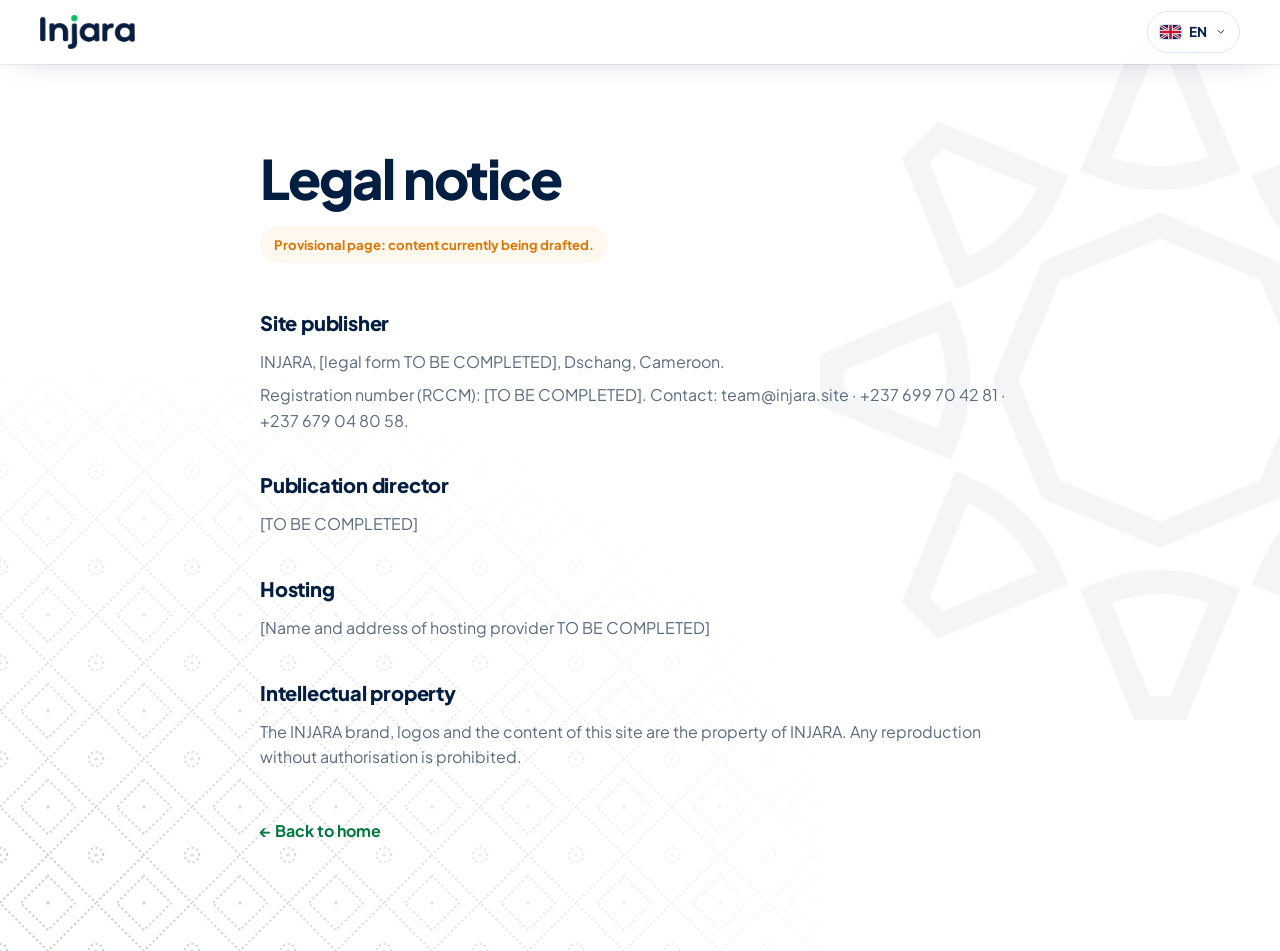
<file: mentions-legales.html>
<!doctype html>
<html lang="fr">
<head>
<meta charset="utf-8">
<meta name="viewport" content="width=device-width, initial-scale=1">
<title data-t="ml.doctitle">Mentions légales · INJARA</title>
<meta name="theme-color" content="#031e40">
<link rel="icon" href="assets/img/favicon.svg?v=5" type="image/svg+xml">
<link rel="alternate icon" href="assets/img/favicon-32.png?v=5" type="image/png" sizes="32x32">
<link rel="preconnect" href="https://fonts.googleapis.com">
<link rel="preconnect" href="https://fonts.gstatic.com" crossorigin>
<link href="https://fonts.googleapis.com/css2?family=Plus+Jakarta+Sans:wght@400;500;600;700;800&display=swap" rel="stylesheet">
<link rel="stylesheet" href="css/styles.css">
<script>
(function(){var S=['fr','en','de','es','nl'],l=null;
try{l=new URLSearchParams(location.search).get('lang')||localStorage.getItem('injara-lang')}catch(e){}
if(S.indexOf(l)<0){l=(navigator.language||'fr').slice(0,2).toLowerCase();if(S.indexOf(l)<0)l='fr'}
window.__LANG=l;var d=document.documentElement;d.lang=l;d.className='js'+(l!=='fr'?' i18n-pending':'');})();
</script>
</head>
<body class="legal-page">
<svg class="sprite" aria-hidden="true">
  <symbol id="i-globe" viewBox="0 0 24 24"><circle cx="12" cy="12" r="9"/><path d="M3 12h18M12 3c2.800 3 2.800 15 0 18M12 3c-2.800 3-2.800 15 0 18"/></symbol>
  <symbol id="i-chev" viewBox="0 0 24 24"><path d="M6 9l6 6 6-6"/></symbol>
</svg>
<header class="header is-solid" id="header">
  <div class="container header-in">
    <a class="brand" href="/" aria-label="INJARA"><img class="brand-dark" src="assets/img/wordmark-navy.png" alt="Injara" width="112" height="40"></a>
    <div class="header-actions">
      <div class="lang" id="lang">
        <button class="lang-btn" type="button" aria-haspopup="listbox" aria-expanded="false" aria-label="Langue"><svg class="ic"><use href="#i-globe"/></svg><span class="lang-cur">FR</span><svg class="ic ic-sm"><use href="#i-chev"/></svg></button>
        <ul class="lang-menu" role="listbox">
          <li><button type="button" data-lang="fr"><b>FR</b> Français</button></li>
          <li><button type="button" data-lang="en"><b>EN</b> English</button></li>
          <li><button type="button" data-lang="de"><b>DE</b> Deutsch</button></li>
          <li><button type="button" data-lang="es"><b>ES</b> Español</button></li>
          <li><button type="button" data-lang="nl"><b>NL</b> Nederlands</button></li>
        </ul>
      </div>
    </div>
  </div>
</header>
<main class="legal wm wm-right" id="main">
  <div class="container legal-in">
    <h1 class="h2" data-t="ml.title">Mentions légales</h1>
    <p class="draft" data-t="lg.draft">Page provisoire : contenu en cours de rédaction.</p>
    <h2 data-t="ml.1.t">Éditeur du site</h2>
    <p data-t="ml.1.a">INJARA, [forme juridique À COMPLÉTER], Dschang, Cameroun.</p>
    <p data-t="ml.1.b">Numéro d'immatriculation (RCCM) : [À COMPLÉTER]. Contact : team@injara.site · +237 699 70 42 81 · +237 679 04 80 58.</p>
    <h2 data-t="ml.2.t">Directeur de la publication</h2>
    <p data-t="ml.2.a">[À COMPLÉTER]</p>
    <h2 data-t="ml.3.t">Hébergement</h2>
    <p data-t="ml.3.a">[Nom et adresse de l'hébergeur À COMPLÉTER]</p>
    <h2 data-t="ml.4.t">Propriété intellectuelle</h2>
    <p data-t="ml.4.a">La marque INJARA, les logos et les contenus de ce site sont la propriété d'INJARA. Toute reproduction sans autorisation est interdite.</p>
    <p><a class="back" href="/" data-t="lg.back">← Retour à l'accueil</a></p>
  </div>
</main>
<script src="js/app.js"></script>
</body>
</html>
</file>
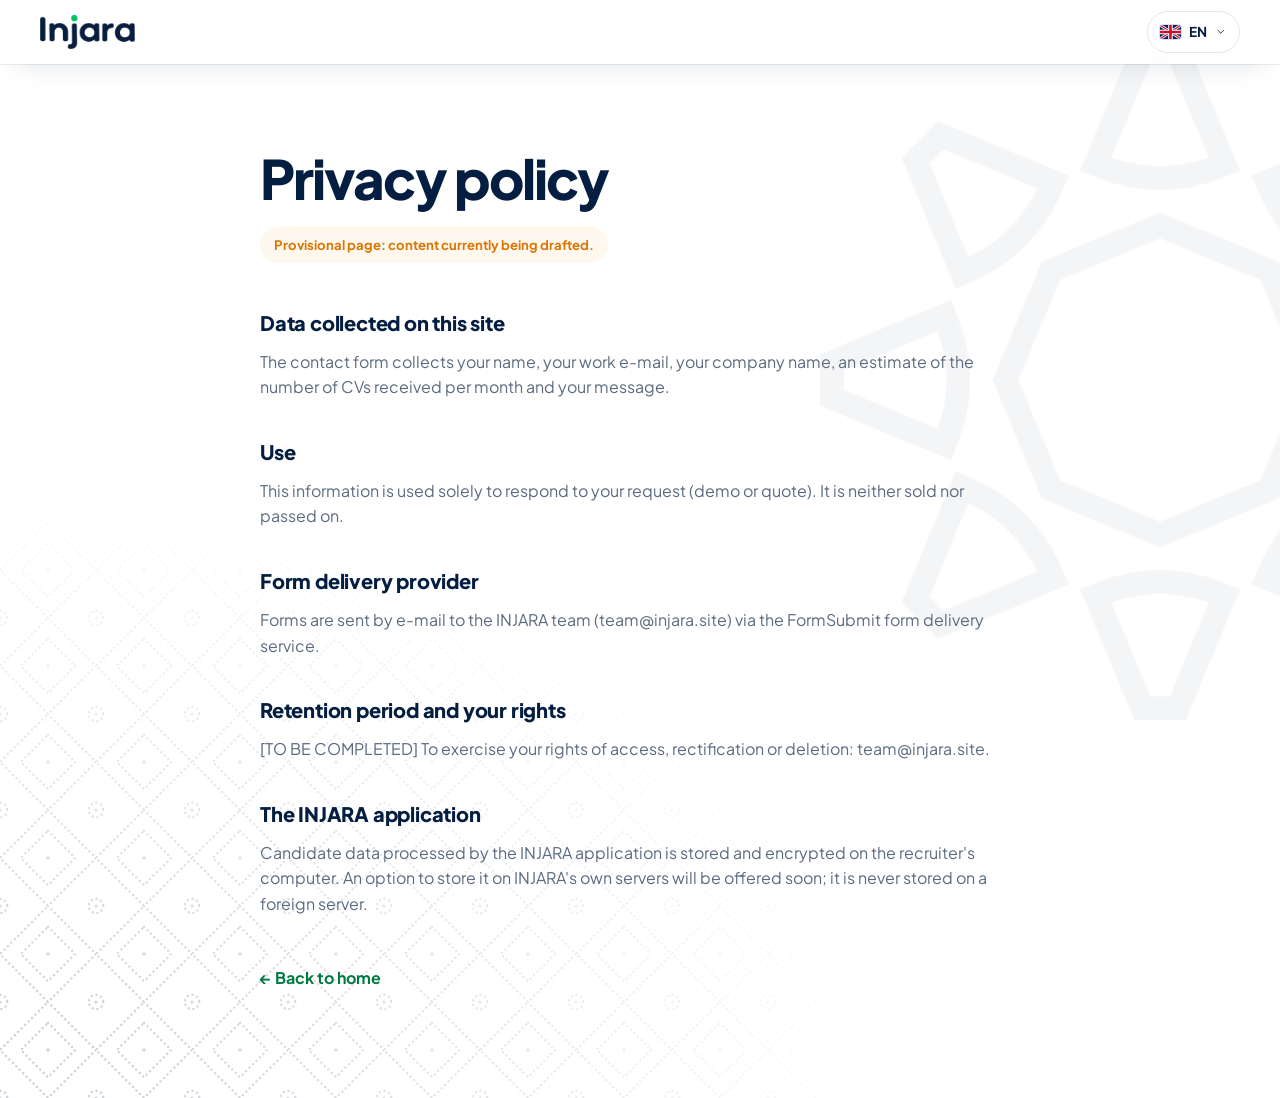
<file: politique-de-confidentialite.html>
<!doctype html>
<html lang="fr">
<head>
<meta charset="utf-8">
<meta name="viewport" content="width=device-width, initial-scale=1">
<title data-t="pc.doctitle">Politique de confidentialité · INJARA</title>
<meta name="theme-color" content="#031e40">
<link rel="icon" href="assets/img/favicon.svg?v=5" type="image/svg+xml">
<link rel="alternate icon" href="assets/img/favicon-32.png?v=5" type="image/png" sizes="32x32">
<link rel="preconnect" href="https://fonts.googleapis.com">
<link rel="preconnect" href="https://fonts.gstatic.com" crossorigin>
<link href="https://fonts.googleapis.com/css2?family=Plus+Jakarta+Sans:wght@400;500;600;700;800&display=swap" rel="stylesheet">
<link rel="stylesheet" href="css/styles.css">
<script>
(function(){var S=['fr','en','de','es','nl'],l=null;
try{l=new URLSearchParams(location.search).get('lang')||localStorage.getItem('injara-lang')}catch(e){}
if(S.indexOf(l)<0){l=(navigator.language||'fr').slice(0,2).toLowerCase();if(S.indexOf(l)<0)l='fr'}
window.__LANG=l;var d=document.documentElement;d.lang=l;d.className='js'+(l!=='fr'?' i18n-pending':'');})();
</script>
</head>
<body class="legal-page">
<svg class="sprite" aria-hidden="true">
  <symbol id="i-globe" viewBox="0 0 24 24"><circle cx="12" cy="12" r="9"/><path d="M3 12h18M12 3c2.800 3 2.800 15 0 18M12 3c-2.800 3-2.800 15 0 18"/></symbol>
  <symbol id="i-chev" viewBox="0 0 24 24"><path d="M6 9l6 6 6-6"/></symbol>
</svg>
<header class="header is-solid" id="header">
  <div class="container header-in">
    <a class="brand" href="/" aria-label="INJARA"><img class="brand-dark" src="assets/img/wordmark-navy.png" alt="Injara" width="112" height="40"></a>
    <div class="header-actions">
      <div class="lang" id="lang">
        <button class="lang-btn" type="button" aria-haspopup="listbox" aria-expanded="false" aria-label="Langue"><svg class="ic"><use href="#i-globe"/></svg><span class="lang-cur">FR</span><svg class="ic ic-sm"><use href="#i-chev"/></svg></button>
        <ul class="lang-menu" role="listbox">
          <li><button type="button" data-lang="fr"><b>FR</b> Français</button></li>
          <li><button type="button" data-lang="en"><b>EN</b> English</button></li>
          <li><button type="button" data-lang="de"><b>DE</b> Deutsch</button></li>
          <li><button type="button" data-lang="es"><b>ES</b> Español</button></li>
          <li><button type="button" data-lang="nl"><b>NL</b> Nederlands</button></li>
        </ul>
      </div>
    </div>
  </div>
</header>
<main class="legal wm wm-right" id="main">
  <div class="container legal-in">
    <h1 class="h2" data-t="pc.title">Politique de confidentialité</h1>
    <p class="draft" data-t="lg.draft">Page provisoire : contenu en cours de rédaction.</p>
    <h2 data-t="pc.1.t">Données collectées sur ce site</h2>
    <p data-t="pc.1.a">Le formulaire de contact recueille votre nom, votre e-mail professionnel, le nom de votre entreprise, une estimation du nombre de CV reçus par mois et votre message.</p>
    <h2 data-t="pc.2.t">Utilisation</h2>
    <p data-t="pc.2.a">Ces informations servent uniquement à répondre à votre demande (démo ou devis). Elles ne sont ni vendues ni cédées.</p>
    <h2 data-t="pc.3.t">Prestataire d'envoi</h2>
    <p data-t="pc.3.a">Les formulaires sont transmis par e-mail à l'équipe INJARA (team@injara.site) par l'intermédiaire du service d'envoi de formulaires FormSubmit.</p>
    <h2 data-t="pc.4.t">Durée de conservation et vos droits</h2>
    <p data-t="pc.4.a">[À COMPLÉTER] Pour exercer vos droits d'accès, de rectification ou de suppression : team@injara.site.</p>
    <h2 data-t="pc.5.t">L'application INJARA</h2>
    <p data-t="pc.5.a">Les données des candidats traitées par l'application INJARA sont stockées et chiffrées sur l'ordinateur du recruteur. Une option de stockage sur les propres serveurs d'INJARA sera proposée prochainement ; elles ne sont jamais stockées sur un serveur étranger.</p>
    <p><a class="back" href="/" data-t="lg.back">← Retour à l'accueil</a></p>
  </div>
</main>
<script src="js/app.js"></script>
</body>
</html>
</file>
<file: css/styles.css>
/* ==========================================================
   INJARA — site vitrine
   ========================================================== */
:root{
  --navy-950:#02152d; --navy-900:#031e40; --navy-800:#0b2a52; --navy-700:#1b3b66; --navy-600:#34527a;
  --navy-200:#9fb0c6; --navy-100:#c9d3e0; --navy-50:#eef2f7;
  --brand:#00bf63; --brand-400:#33cc82; --brand-600:#00a656; --brand-700:#007a3f; --brand-100:#ccf2df; --brand-50:#e8faf0;
  --mist:#f4f7fa; --line:#e2e8f0; --muted:#5b6b7f; --white:#fff; --amber:#dd7400; --red:#e40014;
  --ease:cubic-bezier(.22,.8,.22,1);
  --ease-io:cubic-bezier(.65,0,.35,1);
  --radius:20px;
  --shadow-sm:0 1px 2px rgba(3,30,64,.05), 0 4px 14px rgba(3,30,64,.05);
  --shadow:0 2px 4px rgba(3,30,64,.04), 0 18px 50px -12px rgba(3,30,64,.18);
  --shadow-lg:0 30px 80px -20px rgba(2,21,45,.45);
  --font:"Plus Jakarta Sans", ui-sans-serif, system-ui, -apple-system, "Segoe UI", sans-serif;
}
*,*::before,*::after{box-sizing:border-box}
html{scroll-behavior:smooth;-webkit-text-size-adjust:100%;scroll-padding-top:84px}
body{margin:0;font-family:var(--font);color:var(--navy-900);background:#fff;line-height:1.6;-webkit-font-smoothing:antialiased;text-rendering:optimizeLegibility;overflow-x:hidden;transition:opacity .35s ease}
html.i18n-pending body{opacity:0}
img{max-width:100%;display:block}
a{color:inherit;text-decoration:none}
button{font:inherit;color:inherit;background:none;border:0;padding:0;cursor:pointer}
ul,ol{list-style:none;margin:0;padding:0}
h1,h2,h3,h4,p{margin:0}
small{font-size:.75rem}
:focus-visible{outline:2px solid var(--brand);outline-offset:3px;border-radius:6px}
::selection{background:var(--brand);color:var(--navy-950)}

.sprite{position:absolute;width:0;height:0;overflow:hidden}
.ic{width:1.15em;height:1.15em;flex:none;fill:none;stroke:currentColor;stroke-width:1.8;stroke-linecap:round;stroke-linejoin:round}
.ic-sm{width:.85em;height:.85em}
.sprite .fill{fill:currentColor;stroke:none}
.container{width:min(1200px, 100% - 48px);margin-inline:auto;position:relative;z-index:1}
.skip{position:fixed;left:16px;top:-60px;z-index:200;background:var(--brand);color:var(--navy-950);padding:10px 16px;border-radius:10px;font-weight:700;transition:top .2s}
.skip:focus{top:16px}
.muted{color:var(--muted)}
.center{text-align:center}

/* ---------- progress ---------- */
.progress{position:fixed;inset:0 0 auto 0;height:3px;z-index:120;pointer-events:none}
.progress span{display:block;height:100%;background:linear-gradient(90deg,var(--brand),var(--brand-400));transform:scaleX(0);transform-origin:left;will-change:transform}

/* ---------- buttons ---------- */
.btn{position:relative;display:inline-flex;align-items:center;justify-content:center;gap:10px;padding:12px 22px;border-radius:999px;font-weight:700;font-size:.95rem;line-height:1.2;white-space:nowrap;overflow:hidden;transition:translate .35s var(--ease), box-shadow .35s var(--ease), background-color .25s, border-color .25s, color .25s}
.btn .ic{transition:transform .35s var(--ease)}
.btn:hover .ic{transform:translateX(4px)}
.btn:hover{translate:0 -2px}
.btn:active{translate:0 0}
.btn-primary{background:var(--brand);color:var(--navy-950);box-shadow:0 8px 24px -8px rgba(0,191,99,.6)}
.btn-primary::after{content:"";position:absolute;inset:0;background:linear-gradient(110deg,transparent 30%,rgba(255,255,255,.45) 50%,transparent 70%);transform:translateX(-120%);transition:transform .8s var(--ease)}
.btn-primary:hover::after{transform:translateX(120%)}
.btn-primary:hover{box-shadow:0 14px 34px -8px rgba(0,191,99,.75)}
.btn-ghost{background:rgba(255,255,255,.08);color:#fff;border:1px solid rgba(255,255,255,.22);backdrop-filter:blur(8px)}
.btn-ghost:hover{background:rgba(255,255,255,.16);border-color:rgba(255,255,255,.4)}
.btn-lg{padding:16px 28px;font-size:1rem}
.btn-block{width:100%}

/* ---------- header ---------- */
.header{position:fixed;inset:0 0 auto 0;z-index:100;color:#fff;transition:background-color .4s, box-shadow .4s, color .3s, transform .5s var(--ease)}
.header-in{display:flex;align-items:center;justify-content:space-between;gap:24px;height:76px;transition:height .4s var(--ease)}
.header.is-solid{background:rgba(255,255,255,.82);backdrop-filter:saturate(1.6) blur(16px);-webkit-backdrop-filter:saturate(1.6) blur(16px);color:var(--navy-900);box-shadow:0 1px 0 rgba(3,30,64,.07), 0 10px 30px -18px rgba(3,30,64,.25)}
.header.is-solid .header-in{height:64px}
.header.is-hidden{transform:translateY(-100%)}
.brand{position:relative;display:block;flex:none}
.brand img{height:34px;width:auto;transition:opacity .3s}
.brand .brand-dark{position:absolute;inset:0;opacity:0}
.header.is-solid .brand-light{opacity:0}
.header.is-solid .brand-dark{opacity:1;position:absolute}
.legal-page .brand .brand-dark{position:static;opacity:1}
.nav{display:flex;align-items:center;gap:4px}
.nav a:not(.btn){position:relative;padding:8px 14px;font-size:.9rem;font-weight:600;opacity:.82;border-radius:999px;transition:opacity .2s, background-color .2s}
.nav a:not(.btn):hover{opacity:1;background:rgba(255,255,255,.1)}
.header.is-solid .nav a:not(.btn):hover{background:var(--navy-50)}
.nav a.is-current{opacity:1}
.nav a.is-current::after{content:"";position:absolute;left:50%;bottom:0;width:5px;height:5px;margin-left:-2.5px;border-radius:50%;background:var(--brand)}
.nav-cta-mobile{display:none}
.header-actions{display:flex;align-items:center;gap:12px}
.lang{position:relative}
.lang-btn{display:flex;align-items:center;gap:6px;padding:9px 12px;border-radius:999px;font-weight:700;font-size:.85rem;border:1px solid rgba(255,255,255,.22);transition:background-color .2s, border-color .2s}
.lang-btn:hover{background:rgba(255,255,255,.1)}
.header.is-solid .lang-btn{border-color:var(--line)}
.header.is-solid .lang-btn:hover{background:var(--navy-50)}
.lang-btn .ic-sm{transition:transform .3s var(--ease)}
.lang.open .lang-btn .ic-sm{transform:rotate(180deg)}
.lang-menu{position:absolute;right:0;top:calc(100% + 10px);min-width:190px;padding:8px;background:#fff;color:var(--navy-900);border:1px solid var(--line);border-radius:16px;box-shadow:var(--shadow);opacity:0;visibility:hidden;transform:translateY(-8px) scale(.97);transform-origin:top right;transition:opacity .25s, transform .3s var(--ease), visibility 0s .3s}
.lang.open .lang-menu{opacity:1;visibility:visible;transform:none;transition-delay:0s}
.lang-menu button{display:flex;align-items:center;gap:12px;width:100%;padding:10px 12px;border-radius:10px;font-size:.9rem;font-weight:500;text-align:left;transition:background-color .15s}
.lang-menu button b{font-size:.7rem;font-weight:800;letter-spacing:.06em;width:26px;color:var(--muted)}
.lang-menu button:hover{background:var(--mist)}
.lang-menu button.on{background:var(--brand-50);color:var(--brand-700);font-weight:700}
.lang-menu button.on b{color:var(--brand-700)}
.burger{display:none;width:44px;height:44px;border-radius:50%;border:1px solid rgba(255,255,255,.22);position:relative}
.header.is-solid .burger{border-color:var(--line)}
.burger span{position:absolute;left:13px;right:13px;height:2px;background:currentColor;border-radius:2px;transition:transform .35s var(--ease), top .35s var(--ease)}
.burger span:first-child{top:17px}.burger span:last-child{top:25px}
.nav-open .burger span:first-child{top:21px;transform:rotate(45deg)}
.nav-open .burger span:last-child{top:21px;transform:rotate(-45deg)}

/* ---------- typography ---------- */
.eyebrow{display:inline-flex;align-items:center;gap:12px;font-size:.8rem;font-weight:700;letter-spacing:.04em;color:var(--brand-700);margin-bottom:20px}
.eyebrow .rule{width:36px;height:2px;border-radius:2px;background:var(--brand)}
.eyebrow-light{color:var(--brand-400)}
.eyebrow .dot{width:8px;height:8px;border-radius:50%;background:var(--brand);box-shadow:0 0 0 0 rgba(0,191,99,.6);animation:ping 2.2s infinite}
.h2{font-size:clamp(2rem, 4.4vw, 3.4rem);font-weight:800;letter-spacing:-.035em;line-height:1.06;text-wrap:balance}
.lead{font-size:clamp(1.02rem, 1.4vw, 1.2rem);color:var(--muted);line-height:1.65;text-wrap:pretty}
.fine{font-size:.75rem;color:var(--muted)}

/* ---------- sections ---------- */
.section{position:relative;padding:clamp(80px, 11vw, 150px) 0;overflow:hidden}
.section-mist{background:var(--mist)}
.sec-head{margin-bottom:clamp(40px, 6vw, 72px);max-width:760px}
.sec-head .lead{margin-top:20px}
.sec-head.center{margin-inline:auto;text-align:center}
.sec-head.split{max-width:none;display:grid;grid-template-columns:1.1fr .9fr;gap:48px;align-items:end;margin-bottom:0}
.sec-head.split .lead{margin:0 0 8px}
.grid{display:grid;gap:20px}
.g2{grid-template-columns:repeat(2,1fr)}.g3{grid-template-columns:repeat(3,1fr)}.g4{grid-template-columns:repeat(4,1fr)}.g5{grid-template-columns:repeat(5,1fr)}

/* watermark — motifs INJARA en filigrane sur les fonds clairs */
.wm::before{content:"";position:absolute;width:min(680px,90vw);aspect-ratio:1;top:40px;right:-220px;background:url(../assets/img/symbol-navy.png) center/contain no-repeat;opacity:.045;pointer-events:none;animation:spin 180s linear infinite}
.wm-left::before{right:auto;left:-240px;top:auto;bottom:-120px;animation-direction:reverse}
.wm::after{content:"";position:absolute;inset:auto auto 0 0;width:min(560px,80vw);height:420px;background:url(../assets/img/symbol-navy.png) 0 0/92px 92px repeat;opacity:.035;pointer-events:none;-webkit-mask-image:radial-gradient(ellipse at 0% 100%,#000 0%,transparent 70%);mask-image:radial-gradient(ellipse at 0% 100%,#000 0%,transparent 70%)}
.wm-left::after{inset:0 0 auto auto;-webkit-mask-image:radial-gradient(ellipse at 100% 0%,#000 0%,transparent 70%);mask-image:radial-gradient(ellipse at 100% 0%,#000 0%,transparent 70%)}

/* ---------- reveal ---------- */
.js [data-reveal]{--rd:calc(var(--d,0) * 90ms);opacity:0;transform:translateY(32px);transition:opacity .9s var(--ease) var(--rd), transform .9s var(--ease) var(--rd), translate .4s var(--ease), box-shadow .4s var(--ease), border-color .3s}
.js [data-reveal].in{opacity:1;transform:none}

/* ---------- cards ---------- */
.card{position:relative;background:#fff;border:1px solid var(--line);border-radius:var(--radius);padding:28px;box-shadow:var(--shadow-sm)}
.card:hover{translate:0 -6px;box-shadow:var(--shadow);border-color:var(--brand-100)}
.card h3{font-size:1.12rem;font-weight:700;letter-spacing:-.015em;line-height:1.3;margin:18px 0 10px}
.card p{font-size:.93rem;color:var(--muted)}
.icon-box{display:inline-grid;place-items:center;width:46px;height:46px;border-radius:14px;background:var(--brand-50);color:var(--brand-700);font-size:1.15rem;transition:background-color .3s, color .3s, transform .5s var(--ease)}
.card:hover .icon-box{background:var(--brand);color:var(--navy-950);transform:rotate(-8deg) scale(1.06)}
.glow{overflow:hidden}
.glow::before{content:"";position:absolute;inset:0;background:radial-gradient(420px circle at var(--mx,50%) var(--my,50%), rgba(0,191,99,.13), transparent 60%);opacity:0;transition:opacity .4s;pointer-events:none}
.glow:hover::before{opacity:1}
.chips{display:flex;flex-wrap:wrap;gap:6px}
.chip{padding:4px 10px;border-radius:999px;background:var(--brand-50);color:var(--brand-700);font-size:.72rem;font-weight:700}
.chip.ghost{background:none;border:1px dashed var(--navy-100);color:var(--muted)}
.av{display:inline-grid;place-items:center;width:32px;height:32px;border-radius:50%;font-size:.68rem;font-weight:800;color:#fff;flex:none}
.av.a{background:var(--brand-600)}.av.b{background:var(--navy-800)}.av.c{background:var(--navy-600)}.av.d{background:#7c8da3}
.bar{display:block;height:6px;border-radius:99px;background:var(--navy-50);overflow:hidden;flex:1}
.bar>i{display:block;height:100%;width:var(--w);border-radius:99px;background:linear-gradient(90deg,var(--brand-600),var(--brand-400));transform:scaleX(0);transform-origin:left;transition:transform 1.3s var(--ease) .25s}
.in .bar>i, .in.bar>i{transform:scaleX(1)}
.pulse-dot{width:8px;height:8px;border-radius:50%;background:var(--brand);flex:none;animation:ping 2s infinite}
.pulse-dot.navy{background:var(--navy-200);animation:none}
.spinner{width:14px;height:14px;border-radius:50%;border:2px solid var(--navy-100);border-top-color:var(--brand);animation:spin .9s linear infinite;flex:none}
.rec{display:inline-flex;align-items:center;gap:6px;font-size:.68rem;font-weight:800;letter-spacing:.04em;color:#fff;background:rgba(228,0,20,.9);padding:4px 9px;border-radius:999px}
.rec i{width:6px;height:6px;border-radius:50%;background:#fff;animation:blink 1.2s infinite}

/* ================= HERO ================= */
.hero{position:relative;min-height:100vh;padding:150px 0 70px;color:#fff;background:var(--navy-950);overflow:hidden;text-align:center;isolation:isolate}
.hero-bg{position:absolute;inset:0;z-index:-1;background:radial-gradient(120% 80% at 50% 0%, var(--navy-800) 0%, var(--navy-900) 45%, var(--navy-950) 100%)}
.aurora{position:absolute;border-radius:50%;filter:blur(90px);opacity:.55;will-change:transform}
.a1{width:620px;height:620px;left:-160px;top:-180px;background:radial-gradient(circle,rgba(0,191,99,.55),transparent 65%);animation:drift1 22s ease-in-out infinite alternate}
.a2{width:560px;height:560px;right:-140px;top:10%;background:radial-gradient(circle,rgba(52,82,122,.9),transparent 65%);animation:drift2 26s ease-in-out infinite alternate}
.a3{width:760px;height:420px;left:25%;bottom:-200px;background:radial-gradient(circle,rgba(0,191,99,.28),transparent 65%);animation:drift1 30s ease-in-out infinite alternate-reverse}
.hero-grid{position:absolute;inset:0;background-image:linear-gradient(rgba(255,255,255,.045) 1px,transparent 1px),linear-gradient(90deg,rgba(255,255,255,.045) 1px,transparent 1px);background-size:64px 64px;-webkit-mask-image:radial-gradient(ellipse 70% 60% at 50% 35%,#000 20%,transparent 75%);mask-image:radial-gradient(ellipse 70% 60% at 50% 35%,#000 20%,transparent 75%)}
.hero-symbol{position:absolute;width:min(980px,130vw);max-width:none;left:50%;top:46%;margin:calc(min(980px,130vw) / -2) 0 0 calc(min(980px,130vw) / -2);opacity:.035;will-change:rotate}
.hero-anim{opacity:0;transform:translateY(26px);animation:rise 1s var(--ease) forwards;animation-delay:calc(var(--d) * 95ms + 120ms)}
.hero-title{font-size:clamp(3.1rem, 10.5vw, 8.2rem);font-weight:800;letter-spacing:-.05em;line-height:.96;margin:6px 0 30px}
.hero-title .line{display:block}
.hero-title .hero-anim{display:inline-block;transform:translateY(112%);animation-name:rise-line;animation-duration:1.15s}
.grad{color:var(--brand-400)}
.hero-lead{max-width:680px;margin:0 auto 36px;font-size:clamp(1.02rem,1.5vw,1.22rem);color:rgba(255,255,255,.78);line-height:1.65}
.hero-cta{display:flex;flex-wrap:wrap;justify-content:center;gap:14px;margin-bottom:28px}
.hero-trust{display:flex;flex-wrap:wrap;justify-content:center;gap:10px 28px;font-size:.88rem;font-weight:600;color:rgba(255,255,255,.8)}
.hero-trust li{display:flex;align-items:center;gap:8px}
.hero-trust .ic{color:var(--brand)}
.hero-cards{display:grid;grid-template-columns:repeat(3,1fr);gap:22px;max-width:1040px;margin:72px auto 0;text-align:left;align-items:start;perspective:1200px}
.hcard{position:relative;background:#fff;color:var(--navy-900);border-radius:22px;padding:20px;box-shadow:var(--shadow-lg);overflow:hidden;animation:rise 1s var(--ease) forwards, floaty 8s ease-in-out 2.2s infinite;animation-delay:calc(var(--d) * 95ms + 120ms), 2.2s}
.hc-2{margin-top:-22px;animation-duration:1s,9.5s}
.hc-3{animation-duration:1s,7s}
.hcard small{display:block;color:var(--muted);font-size:.7rem;font-weight:600}
.hcard-head{display:flex;gap:12px;align-items:center;margin:-20px -20px 16px;padding:16px 20px;background:var(--brand);color:var(--navy-950)}
.hcard-head .ic{font-size:1.4rem}
.hcard-head small{color:rgba(2,21,45,.72)}
.hcard-head b,.hcard-title b{display:block;font-size:.95rem;font-weight:800;letter-spacing:-.01em}
.hcard-grid{display:grid;grid-template-columns:1fr 1fr;gap:10px;margin-bottom:14px}
.hcard-grid div{background:var(--mist);border-radius:12px;padding:10px 12px}
.hcard-grid small{font-size:.6rem;letter-spacing:.08em}
.hcard-grid b{font-size:.95rem}
.hcard .chips{margin-top:8px}
.hcard-title{margin-bottom:14px}
.hcard-title.row{display:flex;align-items:center;gap:10px}
.scanline{position:absolute;left:0;right:0;top:0;height:60px;background:linear-gradient(180deg,transparent,rgba(0,191,99,.16) 80%,rgba(0,191,99,.5));transform:translateY(-70px);animation:scan 4.5s var(--ease-io) 2s infinite;pointer-events:none}
.rank li{display:flex;align-items:center;gap:10px;padding:8px 0}
.rank li+li{border-top:1px solid var(--line)}
.rank-main{flex:1;display:grid;gap:6px;font-size:.82rem;font-weight:700}
.rank b{font-size:.9rem;font-weight:800;min-width:38px;text-align:right}
.rank em{font-style:normal;font-size:.75rem;font-weight:800;color:var(--muted);width:14px}
.hero .bar>i{animation:fill 1.4s var(--ease) 1.4s forwards}
.mails li{display:flex;align-items:center;gap:10px;padding:10px 12px;border-radius:12px;background:var(--mist);font-size:.8rem;font-weight:600;margin-top:8px;opacity:0;animation:mail-in 6s var(--ease) infinite;animation-delay:calc(var(--i) * .5s + 1.6s)}
.mails .ic{color:var(--brand-700)}
.hero-note{margin-top:22px;font-size:.72rem;color:rgba(255,255,255,.45)}

/* ================= MARQUEE ================= */
.marquee{background:var(--navy-950);color:#fff;padding:22px 0;overflow:hidden;border-top:1px solid rgba(255,255,255,.08);-webkit-mask-image:linear-gradient(90deg,transparent,#000 8%,#000 92%,transparent);mask-image:linear-gradient(90deg,transparent,#000 8%,#000 92%,transparent)}
.marquee-track{display:flex;width:max-content;animation:marquee 46s linear infinite}
.marquee:hover .marquee-track{animation-play-state:paused}
.marquee-set{display:flex;align-items:center;gap:34px;padding-right:34px;flex:none}
.marquee-set span{font-size:clamp(1rem,1.6vw,1.3rem);font-weight:700;letter-spacing:-.01em;white-space:nowrap}
.marquee-set img{width:26px;height:26px;animation:spin 10s linear infinite}

/* ================= PROBLÈME ================= */
.statement{font-size:clamp(1.9rem, 5.2vw, 4.3rem);font-weight:800;letter-spacing:-.04em;line-height:1.08;max-width:1050px;margin-bottom:28px}
.js .statement .w{opacity:.14;transition:opacity .35s ease}
.js .statement .w.on{opacity:1}
.pb-grid{margin-top:56px}
.pcard h3{margin-top:22px}

/* ================= SOLUTION ================= */
.solution{padding-bottom:0;overflow:visible}
.steps-wrap{position:relative;height:calc(100vh + 330vh)}
.steps-sticky{position:sticky;top:0;height:100vh;display:grid;align-items:center;padding-top:64px;overflow:hidden}
.steps-in{display:grid;grid-template-columns:5fr 6fr;gap:clamp(32px,6vw,90px);align-items:center}
.steps{position:relative;--p:0}
.steps::before,.steps::after{content:"";position:absolute;left:21px;top:30px;bottom:30px;width:2px;border-radius:2px;background:var(--line)}
.steps::after{background:var(--brand);transform-origin:top;transform:scaleY(var(--p));transition:transform .5s var(--ease)}
.step button{position:relative;z-index:1;display:flex;gap:18px;width:100%;text-align:left;padding:11px 0;align-items:flex-start}
.num{display:grid;place-items:center;width:44px;height:44px;border-radius:50%;background:#fff;border:2px solid var(--line);font-size:.78rem;font-weight:800;color:var(--muted);flex:none;transition:background-color .4s, border-color .4s, color .4s, box-shadow .4s, transform .5s var(--ease)}
.step-body{display:block;padding-top:9px}
.step-body b{display:block;font-size:clamp(1.02rem,1.5vw,1.25rem);font-weight:700;letter-spacing:-.02em;line-height:1.3;color:var(--navy-200);transition:color .4s}
.step-desc{display:block;max-height:0;opacity:0;overflow:hidden;font-size:.95rem;color:var(--muted);transition:max-height .6s var(--ease), opacity .5s, margin .6s var(--ease)}
.step.is-done .num{border-color:var(--brand);color:var(--brand-700);background:var(--brand-50)}
.step.is-done .step-body b{color:var(--navy-600)}
.step.is-active .num{background:var(--brand);border-color:var(--brand);color:var(--navy-950);box-shadow:0 0 0 8px rgba(0,191,99,.16);transform:scale(1.08)}
.step.is-active .step-body b{color:var(--navy-900)}
.step.is-active .step-desc{max-height:170px;opacity:1;margin-top:8px}
.step button:hover .step-body b{color:var(--navy-900)}
.stage-count{display:inline-flex;gap:5px;align-items:center;font-size:.8rem;font-weight:700;color:var(--muted);margin-bottom:16px;padding:6px 14px;border-radius:999px;background:#fff;border:1px solid var(--line)}
.stage-count b{color:var(--brand-700)}
.stage{position:relative;min-height:480px}
.mock{position:absolute;inset:0;display:grid;align-items:center;opacity:0;visibility:hidden;transform:translateY(46px) scale(.96);transition:opacity .55s ease, transform .8s var(--ease), visibility 0s .6s}
.mock.is-past{transform:translateY(-46px) scale(.96)}
.mock.is-active{opacity:1;visibility:visible;transform:none;transition-delay:0s}
.mock [style*="--i"], .ppanel [style*="--i"]{opacity:0;transform:translateY(14px);transition:opacity .5s ease, transform .6s var(--ease)}
.is-active [style*="--i"]{opacity:1;transform:none;transition-delay:calc(var(--i) * 95ms + 180ms)}
.mock .bar>i,.ppanel .bar>i{transform:scaleX(0)}
.is-active .bar>i{transform:scaleX(1);transition-delay:.5s}

/* fenêtre maquette */
.win{background:#fff;border:1px solid var(--line);border-radius:18px;box-shadow:0 2px 4px rgba(3,30,64,.04), 0 40px 80px -30px rgba(3,30,64,.35);overflow:hidden;width:100%}
.win-bar{display:flex;align-items:center;gap:6px;padding:12px 16px;background:var(--mist);border-bottom:1px solid var(--line);font-size:.74rem;font-weight:700;color:var(--navy-600)}
.win-bar>i{width:9px;height:9px;border-radius:50%;background:var(--navy-100)}
.win-bar>i:first-child{background:#ff6b6b}.win-bar>i:nth-child(2){background:#ffc145}.win-bar>i:nth-child(3){background:var(--brand-400)}
.win-bar>span{margin-left:8px;white-space:nowrap;overflow:hidden;text-overflow:ellipsis}
.win-bar em{margin-left:auto;font-style:normal;font-weight:600;font-size:.66rem;color:var(--muted);white-space:nowrap}
.win-body{padding:22px;display:grid;gap:14px;font-size:.85rem}
.win-body small{color:var(--muted);font-weight:600}
.form-mock label{display:grid;gap:6px}
.field{display:block;padding:11px 14px;border:1px solid var(--line);border-radius:12px;background:var(--mist);font-weight:600}
.typed{display:inline-block;overflow:hidden;white-space:nowrap;vertical-align:bottom;border-right:2px solid var(--brand);max-width:0}
.is-active .typed{animation:typing 1.4s steps(22) .5s forwards, caret .8s step-end infinite}
.fake-btn{display:block;text-align:center;padding:13px;border-radius:12px;background:var(--navy-900);color:#fff;font-weight:700}
.sync{display:flex;align-items:center;gap:10px;font-weight:700;color:var(--navy-600)}
.mail-list{display:grid;gap:8px}
.mail-list li{display:flex;align-items:center;gap:12px;padding:10px 14px;border:1px solid var(--line);border-radius:12px}
.mail-list li>.ic{color:var(--navy-600);font-size:1.05rem}
.mail-list div{flex:1;min-width:0}
.mail-list b{display:block;font-size:.82rem;white-space:nowrap;overflow:hidden;text-overflow:ellipsis}
.tick{display:grid;place-items:center;width:22px;height:22px;border-radius:50%;background:var(--brand);color:#fff;font-size:.7rem;transform:scale(0);transition:transform .5s cubic-bezier(.3,1.6,.5,1)}
.is-active .tick{transform:scale(1);transition-delay:calc(var(--i) * 95ms + 650ms)}
.done-note{display:flex;align-items:center;gap:8px;padding:11px 14px;border-radius:12px;background:var(--brand-50);color:var(--brand-700);font-weight:700;font-size:.8rem}
.cols3{grid-template-columns:repeat(3,1fr);gap:12px}
.col{background:var(--mist);border:1px solid var(--line);border-radius:14px;padding:14px;display:grid;gap:4px;align-content:start}
.col b{font-size:.82rem;line-height:1.25}
.avs{display:flex;flex-wrap:wrap;gap:6px;margin-top:10px;min-height:70px;align-content:flex-start}
.avs .av{transform:scale(0) translateY(-20px);opacity:0;transition:transform .6s cubic-bezier(.3,1.5,.5,1), opacity .3s}
.is-active .avs .av{transform:none;opacity:1;transition-delay:calc(var(--j) * 90ms + 450ms)}
.dash-head{display:flex;justify-content:space-between;align-items:center;gap:10px;flex-wrap:wrap}
.dash-head b{font-size:1rem}
.pill-new{display:inline-flex;align-items:center;gap:8px;padding:5px 12px;border-radius:999px;background:var(--brand-50);color:var(--brand-700);font-size:.72rem;font-weight:700}
.tabs-mini{display:flex;gap:6px;flex-wrap:wrap}
.tabs-mini span{padding:6px 12px;border-radius:999px;background:var(--mist);border:1px solid var(--line);font-size:.72rem;font-weight:700;color:var(--muted)}
.tabs-mini .on{background:var(--navy-900);border-color:var(--navy-900);color:#fff}
.board{display:grid;gap:8px}
.board li{display:grid;grid-template-columns:16px 32px minmax(0,1.2fr) minmax(40px,1fr) 44px;align-items:center;gap:12px;padding:10px 14px;border:1px solid var(--line);border-radius:12px}
.board li:first-child{border-color:var(--brand-100);background:linear-gradient(90deg,var(--brand-50),#fff 60%)}
.board em{font-style:normal;font-weight:800;color:var(--muted);font-size:.78rem}
.board b{display:block;font-size:.84rem}
.board strong{font-size:.9rem;font-weight:800;text-align:right}
.room{grid-template-columns:1.05fr 1fr;gap:16px}
.video{position:relative;border-radius:14px;min-height:250px;background:radial-gradient(circle at 50% 40%,var(--navy-700),var(--navy-950));display:grid;place-items:center;overflow:hidden}
.video .rec{position:absolute;left:12px;top:12px}
.face{display:grid;place-items:center;width:86px;height:86px;border-radius:50%;background:rgba(255,255,255,.1);color:rgba(255,255,255,.8);font-size:2.4rem}
.gaze{position:absolute;width:120px;height:120px;border:2px solid var(--brand);border-radius:18px;opacity:.75;animation:gaze 5s var(--ease-io) infinite}
.gaze::before,.gaze::after{content:"";position:absolute;inset:-2px;border-radius:18px;border:2px solid var(--brand);opacity:0;animation:ring 2.4s ease-out infinite}
.vname{position:absolute;left:12px;bottom:12px;font-size:.7rem;font-weight:700;color:#fff;background:rgba(2,21,45,.6);padding:4px 10px;border-radius:999px}
.room-side{display:grid;gap:12px;align-content:start}
.q,.signals{border:1px solid var(--line);border-radius:14px;padding:14px}
.q small,.signals small,.gazebox small,.report-head small{font-size:.62rem;letter-spacing:.09em;font-weight:800}
.q p{font-weight:700;margin-top:6px;line-height:1.4}
.signals{background:#fff8ef;border-color:#f6dfbf}
.signals p{display:flex;gap:8px;align-items:flex-start;font-size:.78rem;font-weight:600;margin-top:8px}
.signals .ic{color:var(--amber);margin-top:2px}
.transcribing{display:flex;align-items:center;gap:10px;font-size:.78rem;font-weight:700;color:var(--navy-600)}
.wave{display:flex;align-items:center;gap:3px;height:18px}
.wave i{width:3px;height:100%;border-radius:2px;background:var(--brand);animation:wave 1s ease-in-out infinite;transform-origin:center}
.wave i:nth-child(2){animation-delay:.15s}.wave i:nth-child(3){animation-delay:.3s}.wave i:nth-child(4){animation-delay:.45s}.wave i:nth-child(5){animation-delay:.6s}
.report-head{display:flex;justify-content:space-between;align-items:flex-start;padding-bottom:14px;border-bottom:1px solid var(--line)}
.report-head b{display:block;font-size:1.3rem;font-weight:800;letter-spacing:-.02em}
.report-head span{color:var(--muted);font-size:.8rem}
.scores{display:grid;grid-template-columns:repeat(3,1fr);gap:10px}
.scores div{border:1px solid var(--line);border-radius:14px;padding:14px;text-align:center}
.scores b{display:block;font-size:1.6rem;font-weight:800;letter-spacing:-.03em}
.scores .hl{background:var(--navy-900);border-color:var(--navy-900);color:#fff}
.scores .hl b{color:var(--brand-400)}.scores .hl small{color:var(--navy-100)}
.behav{background:var(--mist);border-radius:14px;padding:14px}
.behav b{display:block;margin-bottom:6px}
.behav p{font-size:.8rem;color:var(--navy-600);font-weight:500}

/* ================= FONCTIONNALITÉS ================= */
.bento{display:grid;grid-template-columns:repeat(3,1fr);gap:20px}
.f-wide{grid-column:span 2;grid-row:span 2;display:grid;grid-template-columns:1.1fr 1fr;gap:32px;align-items:center;background:linear-gradient(145deg,#fff 40%,var(--brand-50))}
.fcard{padding:30px}
.meters{display:grid;gap:12px;margin-top:20px}
.meters li{display:grid;grid-template-columns:minmax(0,1.3fr) minmax(0,1.4fr) 44px;align-items:center;gap:12px;font-size:.82rem;font-weight:600}
.meters b{text-align:right;font-weight:800}
.mini-board{background:#fff;border:1px solid var(--line);border-radius:18px;padding:18px;box-shadow:var(--shadow);transform:rotate(2.5deg);transition:transform .6s var(--ease)}
.f-wide:hover .mini-board{transform:rotate(0) scale(1.03)}
.mini-head{display:flex;justify-content:space-between;align-items:center;margin-bottom:8px}
.mini-head em{font-style:normal;font-size:.66rem;font-weight:700;color:var(--muted);padding:3px 9px;border-radius:999px;background:var(--mist)}
.levels{display:grid;grid-template-columns:repeat(4,1fr);gap:6px;margin-top:20px}
.levels span{padding:7px 4px;text-align:center;border-radius:10px;background:var(--mist);font-size:.68rem;font-weight:700;color:var(--muted);white-space:nowrap;overflow:hidden;text-overflow:ellipsis}
.levels .on{background:var(--brand);color:var(--navy-950);box-shadow:0 6px 16px -6px rgba(0,191,99,.7)}
.link-pill{display:flex;align-items:center;gap:10px;margin-top:20px;padding:10px 12px;border-radius:12px;background:var(--mist);font-size:.76rem;font-weight:700;color:var(--navy-600)}

/* ================= CONFIDENTIALITÉ (sombre) ================= */
.section-dark{background:radial-gradient(90% 70% at 50% 0%,var(--navy-800),var(--navy-950) 70%);color:#fff}
.section-dark .lead{color:rgba(255,255,255,.72)}
.dark-symbol{position:absolute;width:820px;max-width:none;right:-260px;top:-180px;opacity:.045}
.flow{display:grid;grid-template-columns:1fr minmax(60px,.8fr) 1.5fr minmax(60px,.8fr) 1fr;align-items:center;margin-bottom:56px}
.flow-node,.flow-core{position:relative;text-align:center;padding:26px 20px;border-radius:22px;background:rgba(255,255,255,.045);border:1px solid rgba(255,255,255,.1);display:grid;justify-items:center;gap:4px}
.flow-node small,.flow-core small{color:var(--navy-200);font-size:.8rem}
.flow .icon-box{background:rgba(0,191,99,.14);color:var(--brand-400);margin-bottom:10px}
.flow-core{padding:34px 26px;background:linear-gradient(160deg,rgba(0,191,99,.16),rgba(255,255,255,.04));border-color:rgba(0,191,99,.45);box-shadow:0 0 80px -20px rgba(0,191,99,.5)}
.flow-core>b{font-size:1.25rem}
.core-ring{position:absolute;inset:-1px;border-radius:22px;border:1px solid var(--brand);opacity:0;animation:ring-soft 3s ease-out infinite;pointer-events:none}
.icon-box.big{width:62px;height:62px;border-radius:18px;font-size:1.6rem;background:var(--brand) !important;color:var(--navy-950) !important}
.flow-core ul{display:grid;gap:8px;margin:16px 0 14px;text-align:left}
.flow-core li{display:flex;gap:10px;align-items:center;font-size:.9rem;font-weight:600}
.flow-core li .ic{color:var(--brand-400)}
.flow-core em{font-style:normal;font-size:.72rem;font-weight:700;color:var(--brand-400);padding:5px 12px;border-radius:999px;border:1px dashed rgba(51,204,130,.5)}
.flow-line{position:relative;height:2px;background:repeating-linear-gradient(90deg,rgba(255,255,255,.3) 0 8px,transparent 8px 16px);background-size:16px 2px;animation:dash 1s linear infinite}
.flow-line i{position:absolute;top:-4px;left:0;width:10px;height:10px;border-radius:50%;background:var(--brand);box-shadow:0 0 14px var(--brand);animation:travel 2.4s var(--ease-io) infinite}
.flow-line.rev{animation-direction:reverse}
.flow-line.rev i{animation-name:travel-rev}
.dcard{padding:24px;border-radius:18px;background:rgba(255,255,255,.04);border:1px solid rgba(255,255,255,.09);transition:opacity .9s var(--ease) var(--rd,0s), transform .9s var(--ease) var(--rd,0s), translate .4s var(--ease), background-color .3s, border-color .3s !important}
.dcard:hover{translate:0 -6px;background:rgba(255,255,255,.07);border-color:rgba(0,191,99,.5)}
.dcard .ic{font-size:1.5rem;color:var(--brand-400)}
.dcard h3{font-size:1rem;font-weight:700;margin:14px 0 8px;line-height:1.3}
.dcard p{font-size:.85rem;color:rgba(255,255,255,.66)}
.transparency{max-width:860px;margin:44px auto 0;padding:20px 24px;border-radius:16px;border:1px dashed rgba(255,255,255,.2);font-size:.9rem;color:rgba(255,255,255,.72);text-align:center}
.transparency b{color:#fff}

/* ================= ENTRETIENS ================= */
.sides{margin-bottom:20px}
.side{padding:34px}
.side h3{display:flex;align-items:center;gap:12px;font-size:1.3rem;margin:0 0 20px}
.side h3 .ic{color:var(--brand-600)}
.side-navy{background:var(--navy-900);border-color:var(--navy-900);color:#fff}
.side-navy:hover{border-color:var(--navy-900)}
.side-navy h3 .ic{color:var(--brand-400)}
.checks{display:grid;gap:14px}
.checks li{position:relative;padding-left:36px;font-weight:600;font-size:.96rem}
.checks li::before{content:"";position:absolute;left:0;top:1px;width:24px;height:24px;border-radius:50%;background:var(--brand-50) url("data:image/svg+xml,%3Csvg xmlns='http://www.w3.org/2000/svg' viewBox='0 0 24 24' fill='none' stroke='%23007a3f' stroke-width='2.6' stroke-linecap='round' stroke-linejoin='round'%3E%3Cpath d='M6.500 12.500l3.500 3.500 7.500-8'/%3E%3C/svg%3E") center/14px no-repeat}
.side-navy .checks li::before{background-color:rgba(0,191,99,.2);background-image:url("data:image/svg+xml,%3Csvg xmlns='http://www.w3.org/2000/svg' viewBox='0 0 24 24' fill='none' stroke='%2333cc82' stroke-width='2.6' stroke-linecap='round' stroke-linejoin='round'%3E%3Cpath d='M6.500 12.500l3.500 3.500 7.500-8'/%3E%3C/svg%3E")}
.gazebox{margin-top:20px;padding:14px;border-radius:14px;background:var(--mist)}
.gazebar{display:flex;height:12px;border-radius:99px;overflow:hidden;margin:10px 0;gap:2px}
.gazebar i{display:block;width:var(--w);transform:scaleX(0);transform-origin:left;transition:transform 1.1s var(--ease)}
.in .gazebar i{transform:scaleX(1)}
.in .gazebar .gz2{transition-delay:.35s}.in .gazebar .gz3{transition-delay:.7s}
.gz1{background:var(--brand)}.gz2{background:var(--amber)}.gz3{background:var(--navy-100)}
.gazelegend{display:flex;flex-wrap:wrap;gap:6px 14px;font-size:.72rem;font-weight:700}
.gazelegend>span{display:flex;align-items:center;gap:5px}
.gazelegend i{width:8px;height:8px;border-radius:50%}

/* ================= APERÇU ================= */
.preview{max-width:860px;margin-inline:auto}
.ptabs{position:relative;display:flex;gap:2px;padding:6px;border-radius:999px;background:#fff;border:1px solid var(--line);width:max-content;max-width:100%;margin:0 auto 28px;overflow-x:auto;scrollbar-width:none}
.ptabs::-webkit-scrollbar{display:none}
.ptabs button{position:relative;z-index:1;padding:10px 18px;border-radius:999px;font-size:.86rem;font-weight:700;color:var(--muted);white-space:nowrap;transition:color .3s}
.ptabs button.on{color:#fff}
.ptab-ind{position:absolute;top:6px;bottom:6px;left:0;width:0;border-radius:999px;background:var(--navy-900);transition:transform .5s var(--ease), width .5s var(--ease)}
.ppanels{display:grid}
.ppanel{grid-area:1/1;opacity:0;visibility:hidden;transform:translateY(24px) scale(.98);transition:opacity .45s ease, transform .7s var(--ease), visibility 0s .5s;align-self:start}
.ppanel.is-active{opacity:1;visibility:visible;transform:none;transition-delay:0s}
.preview .fine{margin-top:18px}
.sheet-top{display:flex;gap:20px;align-items:center}
.sheet-top>div:last-child{display:grid;gap:2px}
.sheet-top .name{font-size:1.25rem;font-weight:800;letter-spacing:-.02em}
.sheet-top span{color:var(--muted);font-size:.82rem}
.pot em{font-style:normal;font-weight:800;color:var(--brand-700);background:var(--brand-50);padding:2px 10px;border-radius:999px}
.ring{width:96px;height:96px;border-radius:50%;display:grid;place-content:center;text-align:center;background:radial-gradient(closest-side,#fff 78%,transparent 80%),conic-gradient(var(--brand) calc(var(--p) * 1%),var(--navy-50) 0);flex:none}
.ring b{font-size:1.3rem;font-weight:800;line-height:1}
.ring small{font-size:.6rem}
.sheet .meters{margin-top:0}
.why{padding:14px;border-radius:14px;background:var(--mist);font-size:.82rem;color:var(--navy-600)}
.why b{color:var(--navy-900)}
.kpis{display:grid;grid-template-columns:repeat(4,1fr);gap:10px}
.kpis div{border:1px solid var(--line);border-radius:14px;padding:14px}
.kpis b{display:block;font-size:1.6rem;font-weight:800;letter-spacing:-.03em;line-height:1.1}
.stats-row{display:grid;grid-template-columns:1.1fr 1fr;gap:12px}
.chart,.activity{border:1px solid var(--line);border-radius:14px;padding:16px}
.chart>b,.activity>b{display:block}
.bars{display:flex;align-items:flex-end;gap:10px;height:130px;margin-top:14px;padding-bottom:20px}
.bars span{position:relative;flex:1;height:var(--h);border-radius:8px 8px 3px 3px;background:linear-gradient(180deg,var(--brand-400),var(--brand-600));transform:scaleY(0);transform-origin:bottom;transition:transform .9s var(--ease)}
.bars span:last-child{background:linear-gradient(180deg,var(--navy-700),var(--navy-900))}
.is-active .bars span{transform:scaleY(1)}
.is-active .bars span:nth-child(1){transition-delay:.5s}.is-active .bars span:nth-child(2){transition-delay:.58s}.is-active .bars span:nth-child(3){transition-delay:.66s}.is-active .bars span:nth-child(4){transition-delay:.74s}.is-active .bars span:nth-child(5){transition-delay:.82s}.is-active .bars span:nth-child(6){transition-delay:.9s}
.bars i{position:absolute;left:0;right:0;bottom:-20px;text-align:center;font-style:normal;font-size:.64rem;font-weight:700;color:var(--muted)}
.activity p{display:grid;grid-template-columns:8px 1fr auto;gap:10px;align-items:center;margin-top:12px;font-size:.78rem}
.activity p b{display:block}
.activity em{font-style:normal;font-size:.68rem;color:var(--muted);white-space:nowrap}

/* ================= POUR QUI ================= */
.acard{padding:34px;overflow:hidden}
.big-num{position:absolute;right:22px;top:6px;font-size:5.5rem;font-weight:800;letter-spacing:-.06em;line-height:1;color:transparent;-webkit-text-stroke:1.5px var(--navy-50);transition:-webkit-text-stroke-color .4s, transform .6s var(--ease)}
.acard:hover .big-num{-webkit-text-stroke-color:var(--brand);transform:translateY(-4px)}
.acard h3{font-size:1.3rem}

/* ================= FAQ ================= */
.faq-in{display:grid;grid-template-columns:.8fr 1.2fr;gap:clamp(32px,6vw,90px);align-items:start}
.faq-head{position:sticky;top:110px;margin:0}
.faq-symbol{width:150px;margin-top:40px;opacity:.9}
.faq{display:grid;gap:12px}
.qa{background:#fff;border:1px solid var(--line);border-radius:18px;transition:opacity .9s var(--ease) var(--rd,0s), transform .9s var(--ease) var(--rd,0s), border-color .3s, box-shadow .4s !important}
.qa.open{border-color:var(--brand);box-shadow:var(--shadow)}
.qa>button{display:flex;justify-content:space-between;align-items:center;gap:20px;width:100%;padding:22px 24px;text-align:left;font-weight:700;font-size:1.04rem;letter-spacing:-.01em}
.qa>button .ic{width:34px;height:34px;padding:8px;border-radius:50%;background:var(--mist);transition:transform .5s var(--ease), background-color .3s, color .3s}
.qa.open>button .ic{transform:rotate(135deg);background:var(--brand);color:var(--navy-950)}
.qa-a{display:grid;grid-template-rows:0fr;transition:grid-template-rows .5s var(--ease)}
.qa.open .qa-a{grid-template-rows:1fr}
.qa-a>div{overflow:hidden}
.qa-a p{padding:0 24px 24px;color:var(--muted);max-width:60ch;opacity:0;transform:translateY(-6px);transition:opacity .4s, transform .5s var(--ease)}
.qa.open .qa-a p{opacity:1;transform:none;transition-delay:.12s}

/* ================= CONTACT ================= */
.contact{background:var(--navy-950);color:#fff;isolation:isolate}
.contact-bg{position:absolute;inset:0;z-index:-1;overflow:hidden;background:radial-gradient(80% 90% at 0% 0%,var(--navy-800),var(--navy-950) 70%)}
.contact-bg img{position:absolute;width:760px;max-width:none;left:-260px;bottom:-280px;opacity:.05}
.contact-in{display:grid;grid-template-columns:1fr 1.05fr;gap:clamp(32px,6vw,80px);align-items:start}
.contact .lead{color:rgba(255,255,255,.75);margin-top:20px}
.contact-cta{display:flex;flex-wrap:wrap;gap:12px;margin:32px 0 40px}
.contact-list{display:grid;gap:18px}
.contact-list li{display:flex;gap:16px;align-items:center}
.contact-list .icon-box{background:rgba(0,191,99,.14);color:var(--brand-400)}
.contact-list small{display:block;color:var(--navy-200);font-weight:600}
.contact-list a,.contact-list div>span{display:block;font-weight:700;font-size:1.02rem}
.contact-list a{transition:color .2s}
.contact-list a:hover{color:var(--brand-400)}
.wa{display:inline-flex;align-items:center;gap:10px;margin-top:28px;font-weight:700;color:var(--brand-400);border-bottom:1px solid transparent;transition:border-color .2s}
.wa:hover{border-color:currentColor}
.form{position:relative;background:#fff;color:var(--navy-900);border-radius:26px;padding:clamp(22px,3.4vw,38px);box-shadow:var(--shadow-lg);display:grid;gap:16px}
.form fieldset{border:0;margin:0;padding:0;min-width:0}
.form legend,.fl>span{display:block;font-size:.82rem;font-weight:700;margin-bottom:8px;padding:0}
.fl>span i{font-style:normal;font-weight:500;color:var(--muted)}
.seg{position:relative;display:grid;grid-template-columns:1fr 1fr;padding:5px;border-radius:14px;background:var(--mist);border:1px solid var(--line)}
.seg label{position:relative;z-index:1;text-align:center;padding:11px;font-weight:700;font-size:.92rem;cursor:pointer;color:var(--muted);transition:color .3s;border-radius:10px}
.seg input{position:absolute;opacity:0;pointer-events:none}
.seg label:has(input:checked){color:var(--navy-950)}
.seg label:has(input:focus-visible){outline:2px solid var(--brand);outline-offset:2px}
.seg-ind{position:absolute;top:5px;bottom:5px;left:5px;width:calc(50% - 5px);border-radius:10px;background:var(--brand);box-shadow:0 6px 16px -6px rgba(0,191,99,.7);transition:transform .45s var(--ease)}
.seg:has(label:nth-of-type(2) input:checked) .seg-ind{transform:translateX(100%)}
.frow{display:grid;grid-template-columns:1fr 1fr;gap:16px}
.fl{display:block;min-width:0}
.form input[type=text],.form input[type=email],.form select,.form textarea{width:100%;font:inherit;font-size:.95rem;color:inherit;padding:13px 14px;border:1px solid var(--line);border-radius:12px;background:#fff;transition:border-color .2s, box-shadow .25s;appearance:none;-webkit-appearance:none}
.form select{background:#fff url("data:image/svg+xml,%3Csvg xmlns='http://www.w3.org/2000/svg' viewBox='0 0 24 24' fill='none' stroke='%235b6b7f' stroke-width='2' stroke-linecap='round'%3E%3Cpath d='M6 9l6 6 6-6'/%3E%3C/svg%3E") right 12px center/18px no-repeat;padding-right:40px}
.form textarea{resize:vertical;min-height:104px}
.form input:hover,.form select:hover,.form textarea:hover{border-color:var(--navy-100)}
.form input:focus,.form select:focus,.form textarea:focus{outline:0;border-color:var(--brand);box-shadow:0 0 0 4px rgba(0,191,99,.16)}
.form .invalid{border-color:var(--red) !important;box-shadow:0 0 0 4px rgba(228,0,20,.1) !important}
.hp{position:absolute !important;left:-9999px;width:1px !important;height:1px;opacity:0}
.consent{display:flex;gap:12px;align-items:flex-start;font-size:.8rem;color:var(--muted);cursor:pointer}
.consent input{flex:none;width:20px;height:20px;margin:1px 0 0;accent-color:var(--brand);cursor:pointer}
.consent.invalid-c{color:var(--red)}
.consent a{color:var(--brand-700);font-weight:700;text-decoration:underline;text-underline-offset:3px}
.form .btn .spinner{display:none;border-color:rgba(2,21,45,.25);border-top-color:var(--navy-950)}
.form.sending .btn .spinner{display:block}
.form.sending .btn .ic{display:none}
.form.sending .btn{pointer-events:none;opacity:.8}
.form-status{font-size:.88rem;font-weight:700;min-height:0;text-align:center}
.form-status:empty{display:none}
.form-status.ok{color:var(--brand-700);background:var(--brand-50);padding:14px;border-radius:12px;animation:rise .6s var(--ease)}
.form-status.err{color:var(--red);background:#fef2f2;padding:14px;border-radius:12px}
.form-status a{text-decoration:underline}

/* ================= FOOTER ================= */
.footer{background:var(--navy-950);color:rgba(255,255,255,.7);padding:72px 0 28px;border-top:1px solid rgba(255,255,255,.08);font-size:.92rem}
.footer-top{display:grid;grid-template-columns:1.6fr .7fr .7fr;gap:48px;padding-bottom:48px}
.footer-brand img{height:42px;width:auto}
.tagline{font-size:1.25rem;font-weight:800;color:#fff;letter-spacing:-.02em;margin:18px 0 10px}
.footer-brand p{max-width:44ch}
.footer-contact{display:flex;flex-wrap:wrap;gap:6px 20px;margin-top:20px;font-weight:600;color:#fff}
.footer h4{color:#fff;font-size:.8rem;letter-spacing:.08em;text-transform:uppercase;margin-bottom:18px}
.footer nav a{display:block;width:max-content;padding:5px 0;transition:color .2s, translate .3s var(--ease)}
.footer a:hover{color:var(--brand-400)}
.footer nav a:hover{translate:4px 0}
.socials{display:grid;gap:10px}
.socials a{display:flex;align-items:center;gap:12px;font-weight:600;transition:color .2s}
.socials .ic{width:38px;height:38px;padding:9px;border-radius:12px;background:rgba(255,255,255,.07);border:1px solid rgba(255,255,255,.1);transition:background-color .3s, color .3s, transform .5s var(--ease)}
.socials .ic use{fill:currentColor}
.socials a:hover .ic{background:var(--brand);color:var(--navy-950);transform:translateY(-3px) rotate(-6deg)}
.footer-bottom{display:flex;flex-wrap:wrap;justify-content:space-between;gap:12px 24px;padding-top:24px;border-top:1px solid rgba(255,255,255,.08);font-size:.82rem}
.footer-bottom a{margin-left:22px}
.footer-bottom p:last-child a:first-child{margin-left:0}

/* ================= LÉGAL ================= */
.legal{position:relative;min-height:100vh;padding:150px 0 100px;overflow:hidden}
.legal-in{max-width:760px}
.legal h2{font-size:1.25rem;font-weight:800;margin:36px 0 10px;letter-spacing:-.01em}
.legal p{color:var(--muted);margin-bottom:8px}
.draft{display:inline-block;margin-top:18px;padding:8px 14px;border-radius:999px;background:#fff8ef;color:var(--amber) !important;font-weight:700;font-size:.82rem}
.back{display:inline-block;margin-top:40px;font-weight:700;color:var(--brand-700)}

/* ================= KEYFRAMES ================= */
@keyframes rise{to{opacity:1;transform:none}}
@keyframes rise-line{from{opacity:1;transform:translateY(112%)}to{opacity:1;transform:none}}
@keyframes shimmer{to{background-position:-220% 0}}
@keyframes spin{to{transform:rotate(360deg)}}
@keyframes ping{0%{box-shadow:0 0 0 0 rgba(0,191,99,.55)}70%,100%{box-shadow:0 0 0 10px rgba(0,191,99,0)}}
@keyframes blink{50%{opacity:.25}}
@keyframes drift1{to{transform:translate(120px,80px) scale(1.15)}}
@keyframes drift2{to{transform:translate(-100px,120px) scale(.9)}}
@keyframes floaty{0%,100%{translate:var(--px,0px) var(--py,0px)}50%{translate:var(--px,0px) calc(var(--py,0px) - 12px)}}
@keyframes scan{0%{transform:translateY(-70px)}55%,100%{transform:translateY(340px)}}
@keyframes fill{to{transform:scaleX(1)}}
@keyframes mail-in{0%{opacity:0;transform:translateX(-16px)}6%,88%{opacity:1;transform:none}96%,100%{opacity:0;transform:translateX(16px)}}
@keyframes marquee{to{transform:translateX(-50%)}}
@keyframes typing{to{max-width:22ch}}
@keyframes caret{50%{border-color:transparent}}
@keyframes gaze{0%,100%{transform:translate(0,0)}25%{transform:translate(8px,-6px)}55%{transform:translate(34px,4px)}80%{transform:translate(-6px,6px)}}
@keyframes ring{0%{opacity:.7;transform:scale(1)}100%{opacity:0;transform:scale(1.35)}}
@keyframes ring-soft{0%{opacity:.8;transform:scale(1)}100%{opacity:0;transform:scale(1.12)}}
@keyframes wave{0%,100%{transform:scaleY(.3)}50%{transform:scaleY(1)}}
@keyframes dash{to{background-position:16px 0}}
@keyframes travel{0%{left:0;opacity:0}15%,85%{opacity:1}100%{left:calc(100% - 10px);opacity:0}}
@keyframes travel-rev{0%{left:calc(100% - 10px);opacity:0}15%,85%{opacity:1}100%{left:0;opacity:0}}

/* ================= RESPONSIVE ================= */
@media (max-width:1100px){
  .nav a:not(.btn){padding:8px 10px;font-size:.85rem}
  .g5{grid-template-columns:repeat(3,1fr)}
  .g4{grid-template-columns:repeat(2,1fr)}
}
@media (max-width:960px){
  .burger{display:block}
  .header-cta{display:none}
  .nav{position:fixed;inset:0;z-index:-1;flex-direction:column;justify-content:center;gap:6px;background:var(--navy-950);color:#fff;opacity:0;visibility:hidden;transition:opacity .4s, visibility 0s .4s}
  .nav a:not(.btn){font-size:1.6rem;font-weight:800;letter-spacing:-.02em;opacity:0;transform:translateY(20px);transition:opacity .5s, transform .6s var(--ease)}
  .nav-cta-mobile{display:inline-flex;margin-top:22px}
  .nav-open .nav{opacity:1;visibility:visible;transition-delay:0s}
  .nav-open .nav a{opacity:1;transform:none}
  .nav-open .nav a:nth-child(2){transition-delay:.05s}.nav-open .nav a:nth-child(3){transition-delay:.1s}.nav-open .nav a:nth-child(4){transition-delay:.15s}.nav-open .nav a:nth-child(5){transition-delay:.2s}.nav-open .nav a:nth-child(6){transition-delay:.25s}
  .nav-open .header{color:#fff;background:none;box-shadow:none;backdrop-filter:none;-webkit-backdrop-filter:none}
  .nav-open .header .brand-light{opacity:1}.nav-open .header .brand-dark{opacity:0}
  .nav-open .burger,.nav-open .lang-btn{border-color:rgba(255,255,255,.22)}
  .nav-open{overflow:hidden}
  .sec-head.split{grid-template-columns:1fr;gap:20px;margin-bottom:40px}
  .steps-wrap{height:auto}
  .steps-sticky{position:static;height:auto;padding:0 0 90px;overflow:visible}
  .steps-in{grid-template-columns:1fr}
  .stage{min-height:520px}
  .bento{grid-template-columns:repeat(2,1fr)}
  .f-wide{grid-template-columns:1fr}
  .g3{grid-template-columns:1fr}
  .flow{grid-template-columns:1fr;justify-items:center;gap:0}
  .flow-node,.flow-core{width:min(420px,100%)}
  .flow-line{width:2px;height:54px;background:repeating-linear-gradient(180deg,rgba(255,255,255,.3) 0 8px,transparent 8px 16px);animation:none}
  .flow-line i{left:-4px;animation-name:travel-v}
  .flow-line.rev i{animation-name:travel-v-rev}
  .faq-in,.contact-in{grid-template-columns:1fr}
  .faq-head{position:static}
  .faq-symbol{display:none}
  .footer-top{grid-template-columns:1fr 1fr}
  .footer-brand{grid-column:1/-1}
}
@keyframes travel-v{0%{top:0;opacity:0}15%,85%{opacity:1}100%{top:calc(100% - 10px);opacity:0}}
@keyframes travel-v-rev{0%{top:calc(100% - 10px);opacity:0}15%,85%{opacity:1}100%{top:0;opacity:0}}
@media (max-width:720px){
  .container{width:min(1200px, 100% - 36px)}
  .hero{padding-top:124px}
  .hero-cards{grid-template-columns:1fr;max-width:400px;gap:16px;margin-top:52px}
  .hc-2{margin-top:0}
  .g2,.g4,.g5,.bento{grid-template-columns:1fr}
  .f-wide{grid-column:auto;grid-row:auto}
  .frow{grid-template-columns:1fr}
  .room,.stats-row{grid-template-columns:1fr}
  .video{min-height:190px}
  .kpis{grid-template-columns:repeat(2,1fr)}
  .cols3{grid-template-columns:1fr}
  .avs{min-height:0}
  .stage{min-height:640px}
  .mock{align-items:start}
  .board li{grid-template-columns:14px 30px minmax(0,1fr) 40px;gap:10px}
  .board .bar{display:none}
  .win-body{padding:16px}
  .win-bar em{display:none}
  .ptabs{width:100%;border-radius:18px}
  .footer-top{grid-template-columns:1fr}
  .footer-bottom a{margin:0 18px 0 0}
  .big-num{font-size:4.2rem}
  .wm::before{width:420px;right:-200px}
  .wm-left::before{left:-220px}
}

/* ================= HERO v2 : photo + blocs reliés par des cordes ================= */
:root{--expo:cubic-bezier(.16,1,.3,1)}
.hero{display:flex;flex-direction:column;justify-content:center}
.hero-bg{background:var(--navy-900);overflow:hidden}
.hero-photo{position:absolute;inset:-4% 0 -14%;will-change:translate}
.hero-photo img{width:100%;height:100%;object-fit:cover;object-position:center;filter:blur(3px);transform:scale(1.05);animation:bg-zoom 2.6s cubic-bezier(.22,.6,.36,1) both}
.hero-tint{position:absolute;inset:0;background:rgba(2,21,45,.8)}
.hero-shade{position:absolute;inset:0;background:linear-gradient(180deg,rgba(2,21,45,.4),transparent 45%,rgba(2,21,45,.7))}
.hero-in,.clusters{will-change:transform,opacity}
.js .hw{display:inline-block;opacity:0;transform:translateY(70px);filter:blur(6px);animation:word-in 1.3s var(--expo) forwards;animation-delay:calc(.2s + var(--w) * .08s)}
[data-magnetic]{transition:translate .5s var(--expo), box-shadow .35s var(--ease), background-color .25s, border-color .25s}

.clusters{display:none;position:absolute;inset:0;pointer-events:none;z-index:1}
.clusters-in{position:relative;max-width:1600px;height:100%;margin:0 auto}
.cluster{position:absolute;display:flex;flex-direction:column;animation:cl-float var(--f) cubic-bezier(.37,0,.63,1) calc(var(--n) + 1.6s) infinite alternate}
.cl-tl{top:14%;left:3%;align-items:flex-start;transform-origin:top left}
.cl-bl{bottom:8%;left:4%;align-items:flex-start;transform-origin:bottom left}
.cl-tr{top:13%;right:3%;align-items:flex-end;transform-origin:top right}
.cl-br{bottom:9%;right:4%;align-items:flex-end;transform-origin:bottom right}
.cl-card{width:256px;padding:16px;background:#fff;border:1px solid var(--line);border-radius:16px;color:var(--navy-900);text-align:left;box-shadow:0 20px 25px -5px rgba(2,21,45,.2),0 8px 10px -6px rgba(2,21,45,.2);animation:cl-card 1.1s var(--expo) var(--n) both}
.cl-wide{width:288px}
.cl-flush{padding:0;overflow:hidden}
.cord{display:block;width:112px;height:56px;flex:none;fill:none;overflow:visible}
.cord path{stroke:rgba(255,255,255,.45);stroke-width:1.5;stroke-linecap:round}
.cl-line{stroke-dasharray:1;stroke-dashoffset:1;animation:cl-draw .9s cubic-bezier(.45,0,.55,1) calc(var(--n) + .35s) forwards}
.cl-curve{stroke:var(--brand);stroke-width:2.5;stroke-linecap:round}
.cl-area,.cl-dot{opacity:0;animation:cl-fade .5s ease calc(var(--n) + 1.15s) forwards}
.cl-pill{display:inline-flex;align-items:center;gap:10px;padding:10px 16px;border-radius:12px;background:var(--brand-50);color:var(--navy-900);font-size:.875rem;font-weight:600;white-space:nowrap;box-shadow:0 10px 15px -3px rgba(2,21,45,.2),0 4px 6px -4px rgba(2,21,45,.2);animation:cl-pill .8s cubic-bezier(.34,1.75,.64,1) calc(var(--n) + .8s) both}
.cl-pill .ic{width:16px;height:16px;color:var(--brand-700);stroke-width:2}
.cl-head{display:flex;align-items:center;gap:8px;font-size:12px;font-weight:700}
.cl-ico{display:grid;place-items:center;width:24px;height:24px;border-radius:8px;background:var(--brand-50);color:var(--brand-700)}
.cl-ico .ic{width:14px;height:14px;stroke-width:2}
.cl-mails{display:grid;gap:6px;margin-top:12px}
.cl-mails li{display:flex;align-items:center;gap:8px;padding:6px 10px;border-radius:8px;background:var(--mist);font-size:11px;min-width:0}
.cl-mails li>.ic{width:12px;height:12px;color:var(--muted);stroke-width:2}
.cl-mails li>span{overflow:hidden;white-space:nowrap;text-overflow:ellipsis}
.cl-green{display:flex;align-items:center;gap:12px;padding:12px 16px;background:var(--brand);color:var(--navy-900)}
.cl-ok{display:grid;place-items:center;width:32px;height:32px;border-radius:8px;background:rgba(3,30,64,.1);flex:none}
.cl-ok .ic{width:16px;height:16px;stroke-width:3}
.cl-green b{display:block;font-size:14px;line-height:1.3}
.cl-green small{display:block;font-size:11px}
.cl-pad{display:grid;gap:12px;padding:16px}
.cl-two{display:grid;grid-template-columns:1fr 1fr;gap:8px}
.cl-two div{padding:8px;border-radius:8px;background:var(--mist)}
.cl-two small{display:block;font-size:9px;font-weight:600;letter-spacing:.025em;text-transform:uppercase;color:var(--muted)}
.cl-two b{font-size:12px}
.cl-sub{font-size:11px;font-weight:700;margin-bottom:-6px}
.cl-chips{display:flex;flex-wrap:wrap;gap:4px}
.cl-chips>span{display:inline-flex;align-items:center;gap:4px;padding:2px 8px;border-radius:999px;background:var(--brand-50);color:var(--brand-700);font-size:10px;font-weight:600}
.cl-chips .ic{width:10px;height:10px;stroke-width:3}
.cl-title b{display:block;font-size:12px;line-height:1.35}
.cl-title small{display:block;font-size:11px;color:var(--muted)}
.cl-rank{display:grid;gap:8px;margin-top:12px}
.cl-rank li{display:flex;align-items:center;gap:8px}
.cluster .av{width:28px;height:28px;font-size:10px;font-weight:700}
.cluster .av.a{background:var(--brand);color:var(--navy-900)}
.cluster .av.b{background:var(--navy-900)}
.cl-rm{flex:1;min-width:0}
.cl-rm>span{display:block;font-size:11px;font-weight:600;line-height:1.3}
.cl-bar{display:block;height:4px;margin-top:4px;border-radius:99px;background:rgba(3,30,64,.1);overflow:hidden}
.cl-bar i{display:block;height:100%;width:var(--w);border-radius:99px;background:var(--brand);transform:scaleX(0);transform-origin:left;animation:fill 1.5s cubic-bezier(.22,.8,.36,1) calc(var(--n) + .55s) forwards}
.cl-rank b{font-size:12px;font-weight:800;font-variant-numeric:tabular-nums}
.cl-chart-head{display:flex;justify-content:space-between;align-items:flex-start}
.cl-chart-head em{font-style:normal;padding:2px 8px;border-radius:999px;background:var(--brand-50);color:var(--brand-700);font-size:10px;font-weight:700}
.cl-chart{display:block;width:100%;height:80px;margin-top:12px;overflow:visible}
.cl-weeks{display:flex;justify-content:space-between;margin-top:4px;font-size:9px;color:var(--muted)}

@media (min-width:1400px){
  .clusters{display:block}
  .hero-cards{display:none}
  .hero{min-height:max(100vh,800px);padding-bottom:90px}
  .hero-title{font-size:clamp(5.4rem,6.4vw,7rem)}
  .hero-lead{max-width:600px}
}
@media (min-width:1400px) and (max-height:900px){.cluster{scale:.85}}
@media (min-width:1400px) and (max-height:760px){.cluster{scale:.75}}

@keyframes bg-zoom{from{transform:scale(1.25)}to{transform:scale(1.05)}}
@keyframes word-in{to{opacity:1;transform:none;filter:blur(0)}}
@keyframes cl-card{from{opacity:0;transform:translateY(40px) scale(.92)}}
@keyframes cl-pill{from{opacity:0;transform:scale(.7)}}
@keyframes cl-draw{to{stroke-dashoffset:0}}
@keyframes cl-fade{to{opacity:1}}
@keyframes cl-float{from{translate:var(--px,0px) var(--py,0px)}to{translate:var(--px,0px) calc(var(--py,0px) - 8px)}}

/* ==========================================================
   v3 — identité INJARA : motifs ndop (étoffe indigo des Grassfields),
   soleil vivant, effets décoratifs retirés
   ========================================================== */
.sun{fill:none;stroke:currentColor;stroke-width:33;stroke-linejoin:miter;overflow:visible}
.ndop-band{display:block;height:30px;background-color:currentColor;-webkit-mask:url(../assets/img/ndop-band.svg) left center/auto 100% repeat-x;mask:url(../assets/img/ndop-band.svg) left center/auto 100% repeat-x}
.band-top{position:absolute;left:0;right:0;top:22px;color:rgba(255,255,255,.42);z-index:1}
.footer{position:relative;padding-top:92px}
.footer>.ndop-band{position:absolute;left:0;right:0;top:26px;color:rgba(255,255,255,.4)}

/* filigranes : le grand soleil reste, la trame de logos devient une trame ndop */
.wm::after{background:var(--navy-900);opacity:.075;-webkit-mask:url(../assets/img/ndop-field.svg) 0 0/96px 96px repeat, radial-gradient(ellipse at 0% 100%,#000 0%,transparent 70%);mask:url(../assets/img/ndop-field.svg) 0 0/96px 96px repeat, radial-gradient(ellipse at 0% 100%,#000 0%,transparent 70%);-webkit-mask-composite:source-in;mask-composite:intersect}
.wm-left::after{-webkit-mask:url(../assets/img/ndop-field.svg) 0 0/96px 96px repeat, radial-gradient(ellipse at 100% 0%,#000 0%,transparent 70%);mask:url(../assets/img/ndop-field.svg) 0 0/96px 96px repeat, radial-gradient(ellipse at 100% 0%,#000 0%,transparent 70%);-webkit-mask-composite:source-in;mask-composite:intersect}
.section-dark::before,.contact-bg::after{content:"";position:absolute;inset:0;background:#fff;opacity:.05;pointer-events:none;-webkit-mask:url(../assets/img/ndop-field.svg) 0 0/120px 120px repeat, linear-gradient(180deg,#000,transparent 85%);mask:url(../assets/img/ndop-field.svg) 0 0/120px 120px repeat, linear-gradient(180deg,#000,transparent 85%);-webkit-mask-composite:source-in;mask-composite:intersect}
.section-dark{background:var(--navy-950)}
.contact-bg{background:radial-gradient(58% 60% at 100% 100%,rgba(0,191,99,.34),rgba(0,191,99,.1) 45%,transparent 72%),var(--navy-950)}

/* repère de section : le soleil INJARA à la place du trait */
.eyebrow{gap:10px}
.eyebrow .rule{width:18px;height:18px;border-radius:0;background:url(../assets/img/symbol-green.png) center/contain no-repeat}

/* effets retirés */
.aurora,.scanline,.core-ring,.big-num{display:none}
.pulse-dot{animation:none}
.bar>i{background:var(--brand)}
.card{border-radius:14px}
.side-navy:hover{border-color:var(--navy-900)}
.f-wide{background:#fff}
.levels .on{box-shadow:none}
.flow-core{box-shadow:none;background:rgba(0,191,99,.09)}
.flow-line i{box-shadow:none}
.step.is-active .num{transform:none;box-shadow:0 0 0 6px rgba(0,191,99,.14)}
.qa{border-radius:14px}
.qa.open{box-shadow:none;border-color:var(--navy-900)}
.qa.open>button .ic{background:var(--navy-900);color:#fff}
.js [data-reveal]{transform:translateY(18px)}
.js [data-reveal].in{transform:none}
.acard h3{margin-top:22px}

/* hero : blocs au premier plan, réactifs au curseur */
.clusters{z-index:3}
.hero-in{z-index:2}
.cl-card,.cl-pill{pointer-events:auto;cursor:default;transition:scale .5s var(--expo), box-shadow .4s var(--ease)}
.cl-card{box-shadow:0 24px 50px -12px rgba(0,0,0,.5),0 2px 6px rgba(0,0,0,.2)}
.cl-card:hover{scale:1.05;box-shadow:0 34px 60px -12px rgba(0,0,0,.6),0 2px 6px rgba(0,0,0,.2)}
.cl-pill{box-shadow:0 12px 26px -8px rgba(0,0,0,.5)}
.cl-pill:hover{scale:1.07}
.hcard{transition:scale .5s var(--expo)}
.hcard:hover{scale:1.03}

/* sélecteur de langue : drapeaux */
.flag{width:21px;height:14px;border-radius:3px;flex:none;box-shadow:0 0 0 1px rgba(3,30,64,.14)}
.lang-btn{gap:8px}
.lang-menu button{gap:12px}
.lang-menu button span{flex:1}
.lang-menu button b{width:auto;font-size:.68rem}

/* confidentialité : le soleil tourne avec la molette */
.pv-head{display:grid;grid-template-columns:minmax(0,1fr) auto;align-items:center;gap:clamp(32px,6vw,90px);max-width:1040px;margin:0 auto clamp(44px,6vw,76px)}
.pv-head .sec-head{margin:0}
.pv-sun{width:clamp(170px,22vw,280px);aspect-ratio:1;color:var(--brand);transform-origin:50% 50%;will-change:rotate}
.pv-sun svg{display:block;width:100%;height:100%}

/* FAQ : médaillon */
.medal{width:min(300px,78%);margin-top:44px}
.medal svg{display:block;width:100%;height:auto;overflow:visible}
.m-disc{fill:var(--navy-900)}
.m-ticks{fill:none;stroke:rgba(255,255,255,.5);stroke-width:9;stroke-dasharray:2.500 13.557}
.m-stitch{fill:none;stroke:rgba(255,255,255,.62);stroke-width:2.400;stroke-linecap:round;stroke-dasharray:.1 6.200}
.m-diamonds path{fill:none;stroke:var(--brand-400);stroke-width:2.200;stroke-linejoin:round}
.m-oct,.m-petal{fill:none;stroke:var(--brand);stroke-width:33;stroke-linejoin:miter}
.js .medal .m-oct{stroke-dasharray:1;stroke-dashoffset:1;transition:stroke-dashoffset 1.500s var(--ease-io) .25s}
.js .medal.in .m-oct{stroke-dashoffset:0}
.js .medal .m-petal{opacity:0;transform:translateY(110px)}
.js .medal.in .m-petal{animation:petal-in 1s var(--expo) calc(var(--k) * 95ms + .6s) both, petal-breathe 9s ease-in-out calc(var(--k) * .16s + 3s) infinite}
@keyframes petal-in{from{opacity:0;transform:translateY(110px)}to{opacity:1;transform:none}}
@keyframes petal-breathe{0%,16%,100%{transform:none}8%{transform:translateY(-34px)}}

/* formulaire */
.form{display:block;padding:0;border-radius:18px;overflow:hidden;box-shadow:0 30px 70px -30px rgba(0,0,0,.7)}
.form-body{display:grid;gap:20px;padding:clamp(22px,3.200vw,36px)}
.form legend,.fl>span{font-size:.84rem;font-weight:700;margin-bottom:8px;color:var(--navy-900)}
.opts{display:grid;grid-template-columns:1fr 1fr;gap:10px}
.opt{position:relative;display:flex;align-items:center;gap:12px;padding:15px 16px;border:1.500px solid var(--line);border-radius:12px;font-weight:700;cursor:pointer;transition:border-color .2s, background-color .2s}
.opt input{position:absolute;opacity:0;pointer-events:none}
.opt .ic{font-size:1.3rem;color:var(--muted);transition:color .2s}
.opt:hover{border-color:var(--navy-100)}
.opt:has(input:checked){border-color:var(--navy-900);background:var(--mist)}
.opt:has(input:checked) .ic{color:var(--brand-700)}
.opt:has(input:focus-visible){outline:2px solid var(--brand);outline-offset:2px}
.opt-check{margin-left:auto;width:20px;height:20px;border-radius:50%;border:1.500px solid var(--navy-100);flex:none;transition:background-color .2s, border-color .2s}
.opt:has(input:checked) .opt-check{border-color:var(--brand);background:var(--brand) url("data:image/svg+xml,%3Csvg xmlns='http://www.w3.org/2000/svg' viewBox='0 0 24 24' fill='none' stroke='%2302152d' stroke-width='3.200' stroke-linecap='round' stroke-linejoin='round'%3E%3Cpath d='M6.500 12.500l3.500 3.500 7.500-8'/%3E%3C/svg%3E") center/13px no-repeat}
.form input[type=text],.form input[type=email],.form textarea{background:#f8fafc;border-radius:10px;padding:13px 14px}
.form input:focus,.form textarea:focus{background:#fff;border-color:var(--navy-900);box-shadow:0 0 0 3px rgba(0,191,99,.24)}
.vchips{display:flex;flex-wrap:wrap;gap:8px}
.vchip{position:relative;cursor:pointer}
.vchip input{position:absolute;opacity:0;pointer-events:none}
.vchip span{display:block;padding:9px 15px;border:1px solid var(--line);border-radius:999px;background:#f8fafc;font-size:.86rem;font-weight:600;color:var(--navy-600);transition:background-color .2s, border-color .2s, color .2s}
.vchip:hover span{border-color:var(--navy-200)}
.vchip input:checked+span{background:var(--navy-900);border-color:var(--navy-900);color:#fff}
.vchip input:focus-visible+span{outline:2px solid var(--brand);outline-offset:2px}
.vol.invalid .vchip span{border-color:var(--red)}
.consent{padding-top:4px}
.form .btn{border-radius:12px}

@media (max-width:960px){
  .pv-head{grid-template-columns:1fr;justify-items:start}
  .pv-sun{order:-1;width:120px}
  .medal{width:190px;margin-top:28px}
}
@media (max-width:480px){.opts{grid-template-columns:1fr}}
@media (prefers-reduced-motion:reduce){
  .js .medal .m-oct{stroke-dashoffset:0}
  .js .medal .m-petal{opacity:1;transform:none}
}

@media (prefers-reduced-motion:reduce){
  .js .hw{opacity:1;transform:none;filter:none}
  .cl-line{stroke-dashoffset:0}
  .cl-area,.cl-dot{opacity:1}
  .cl-bar i{transform:none}
  html{scroll-behavior:auto}
  *,*::before,*::after{animation-duration:.01ms !important;animation-iteration-count:1 !important;animation-delay:0s !important;transition-duration:.01ms !important;transition-delay:0s !important}
  .js [data-reveal]{opacity:1;transform:none}
  .js .statement .w{opacity:1}
  .mails li{opacity:1}
  .typed{max-width:none;border:0}
}



/* ================= Illustrations des grands titres ================= */
.head-ill{display:grid;grid-template-columns:minmax(0,1fr) minmax(260px,400px);gap:clamp(28px,5vw,72px);align-items:center;margin-bottom:clamp(40px,6vw,72px)}
.head-ill .sec-head{margin:0;max-width:640px}
.head-ill-pb{margin-bottom:0}
.head-ill-pb .statement{font-size:clamp(1.9rem,4.2vw,3.6rem)}
.ill{margin:0;width:100%}
.ill svg{display:block;width:100%;height:auto;overflow:visible}
.sol-side{display:grid;gap:18px;justify-items:start}
.sol-side .ill{max-width:340px}
.js .ill[data-reveal]{transform:translateY(24px) scale(.97)}
.js .ill[data-reveal].in{transform:none}

/* petites animations, une fois l'illustration visible */
.ill .drift{animation:ill-drift 6s ease-in-out var(--d,0s) infinite}
.ill .wiggle{transform-box:fill-box;transform-origin:center;animation:ill-wiggle 1.6s ease-in-out infinite}
.ill .float{animation:ill-float 5s ease-in-out var(--d,0s) infinite alternate}
.ill .pop{transform-box:fill-box;transform-origin:center;transform:scale(0)}
.ill.in .pop{animation:ill-pop .7s cubic-bezier(.34,1.7,.6,1) calc(var(--d,0s) + .5s) forwards}
.ill .blink{animation:blink 1.2s infinite}
.ill .track{animation:ill-track 5s cubic-bezier(.65,0,.35,1) infinite}
.ill .twinkle{transform-box:fill-box;transform-origin:center;animation:ill-twinkle 2.6s ease-in-out var(--d,0s) infinite}
@keyframes ill-drift{0%,100%{translate:0 0;rotate:0deg}50%{translate:6px 10px;rotate:4deg}}
@keyframes ill-wiggle{0%,100%{rotate:-4deg}50%{rotate:4deg}}
@keyframes ill-float{to{translate:0 -10px}}
@keyframes ill-pop{to{transform:scale(1)}}
@keyframes ill-track{0%,100%{translate:0 0}30%{translate:8px -4px}60%{translate:-6px 4px}}
@keyframes ill-twinkle{0%,100%{scale:.6;opacity:.4}50%{scale:1.1;opacity:1}}

@media (max-width:960px){
  .head-ill{grid-template-columns:1fr}
  .ill{max-width:340px;justify-self:center}
}
@media (prefers-reduced-motion:reduce){
  .ill .pop{transform:none}
  .ill *{animation:none !important}
}

/* illustrations unDraw recolorées */
.ill-img img{display:block;width:100%;height:auto;max-height:340px;object-fit:contain}
.ill-img.in img{animation:ill-float 6s ease-in-out 1.2s infinite alternate}
.sol-side .ill-img{max-width:300px}
@media (prefers-reduced-motion:reduce){.ill-img.in img{animation:none}}
.ill-img{position:relative;isolation:isolate}
.ill-img::before{content:"";position:absolute;inset:-14% -12%;z-index:-1;border-radius:50%;background:radial-gradient(ellipse closest-side,#fff 78%,rgba(255,255,255,0) 100%)}
.section-mist .ill-img::before{background:radial-gradient(ellipse closest-side,var(--brand-50) 70%,rgba(232,250,240,0) 100%)}

/* =====================================================================
   RÉGLAGES DES FILIGRANES SUR LES FONDS BLANCS
   Modifiez ces deux valeurs (entre 0 = invisible et 1 = opaque) :
     --wm-soleil : soleil INJARA qui tourne en arrière-plan
     --wm-motifs : motifs africains (losanges ndop)
   ===================================================================== */
:root{
  --wm-soleil:.045;
  --wm-motifs:.2;
}

/* Losanges ndop : apparition rangée par rangée au défilement.
   --wmh (hauteur dévoilée) est calculée par js/app.js. */
@property --wmh{syntax:'<length>';inherits:true;initial-value:0px}
.wm{--wmh:0px;transition:--wmh .55s cubic-bezier(.22,.8,.22,1)}
.wm::before{opacity:var(--wm-soleil)}
/* coin inférieur gauche : les losanges montent depuis le bas */
.wm::after{width:min(820px,95vw);height:576px;opacity:var(--wm-motifs);
  -webkit-mask:url(../assets/img/ndop-field.svg) 0 0/96px 96px repeat, radial-gradient(ellipse at 0% 100%,#000 10%,transparent 78%), linear-gradient(0deg,#000 var(--wmh),transparent var(--wmh));
  mask:url(../assets/img/ndop-field.svg) 0 0/96px 96px repeat, radial-gradient(ellipse at 0% 100%,#000 10%,transparent 78%), linear-gradient(0deg,#000 var(--wmh),transparent var(--wmh));
  -webkit-mask-composite:source-in, source-in;mask-composite:intersect, intersect}
/* coin supérieur droit : les losanges descendent depuis le haut */
.wm-left::after{
  -webkit-mask:url(../assets/img/ndop-field.svg) 0 0/96px 96px repeat, radial-gradient(ellipse at 100% 0%,#000 10%,transparent 78%), linear-gradient(180deg,#000 var(--wmh),transparent var(--wmh));
  mask:url(../assets/img/ndop-field.svg) 0 0/96px 96px repeat, radial-gradient(ellipse at 100% 0%,#000 10%,transparent 78%), linear-gradient(180deg,#000 var(--wmh),transparent var(--wmh));
  -webkit-mask-composite:source-in, source-in;mask-composite:intersect, intersect}
@media (prefers-reduced-motion:reduce){.wm{--wmh:576px !important;transition:none}}

/* Confidentialité : illustration + soleil INJARA en filigrane, coin inférieur gauche */
.pv-head .ill{max-width:360px}
.ill-dark.ill-img::before{background:radial-gradient(ellipse closest-side,rgba(255,255,255,.07) 70%,rgba(255,255,255,0) 100%)}
.pv-sun-wm{position:absolute;left:-180px;bottom:-200px;width:min(620px,80vw);aspect-ratio:1;color:#fff;opacity:.06;pointer-events:none;z-index:0;will-change:rotate}
.pv-sun-wm svg{display:block;width:100%;height:100%}
@media (max-width:960px){.pv-head .ill{order:-1;max-width:260px}}
</file>
